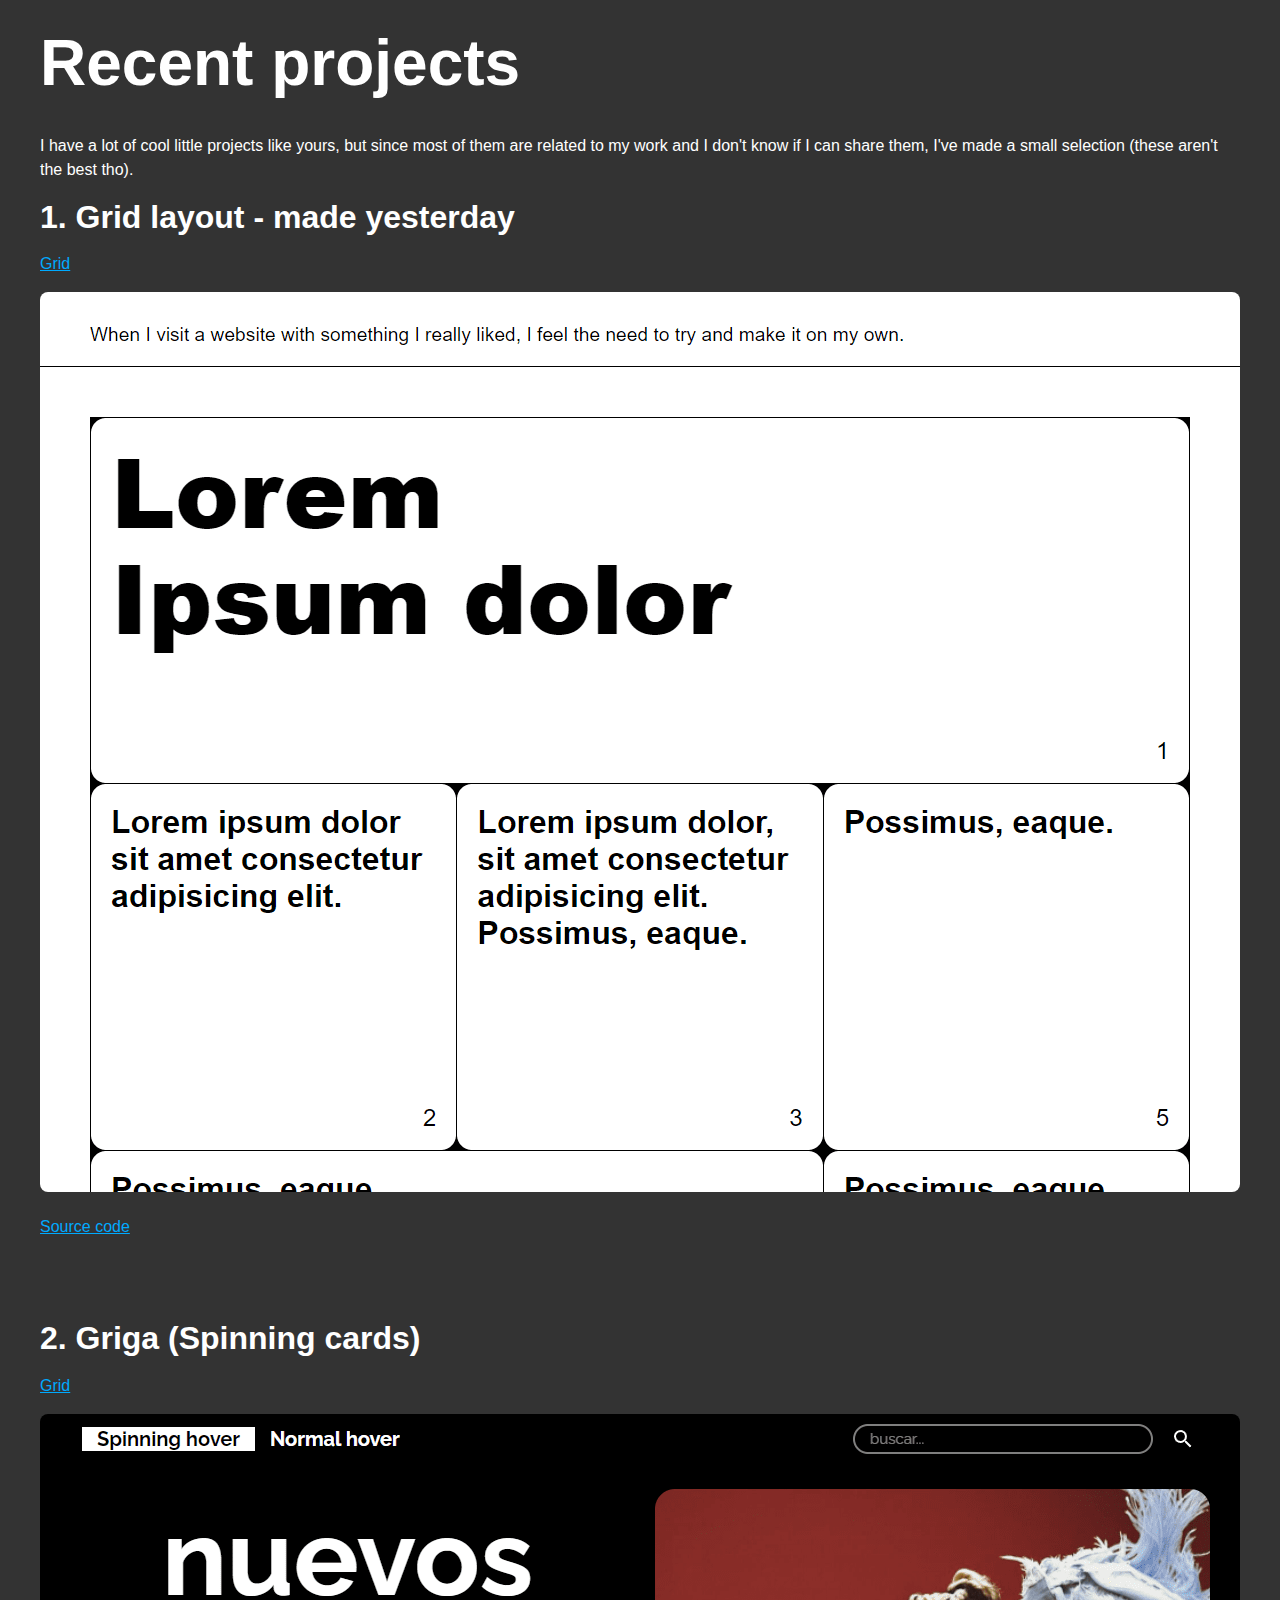
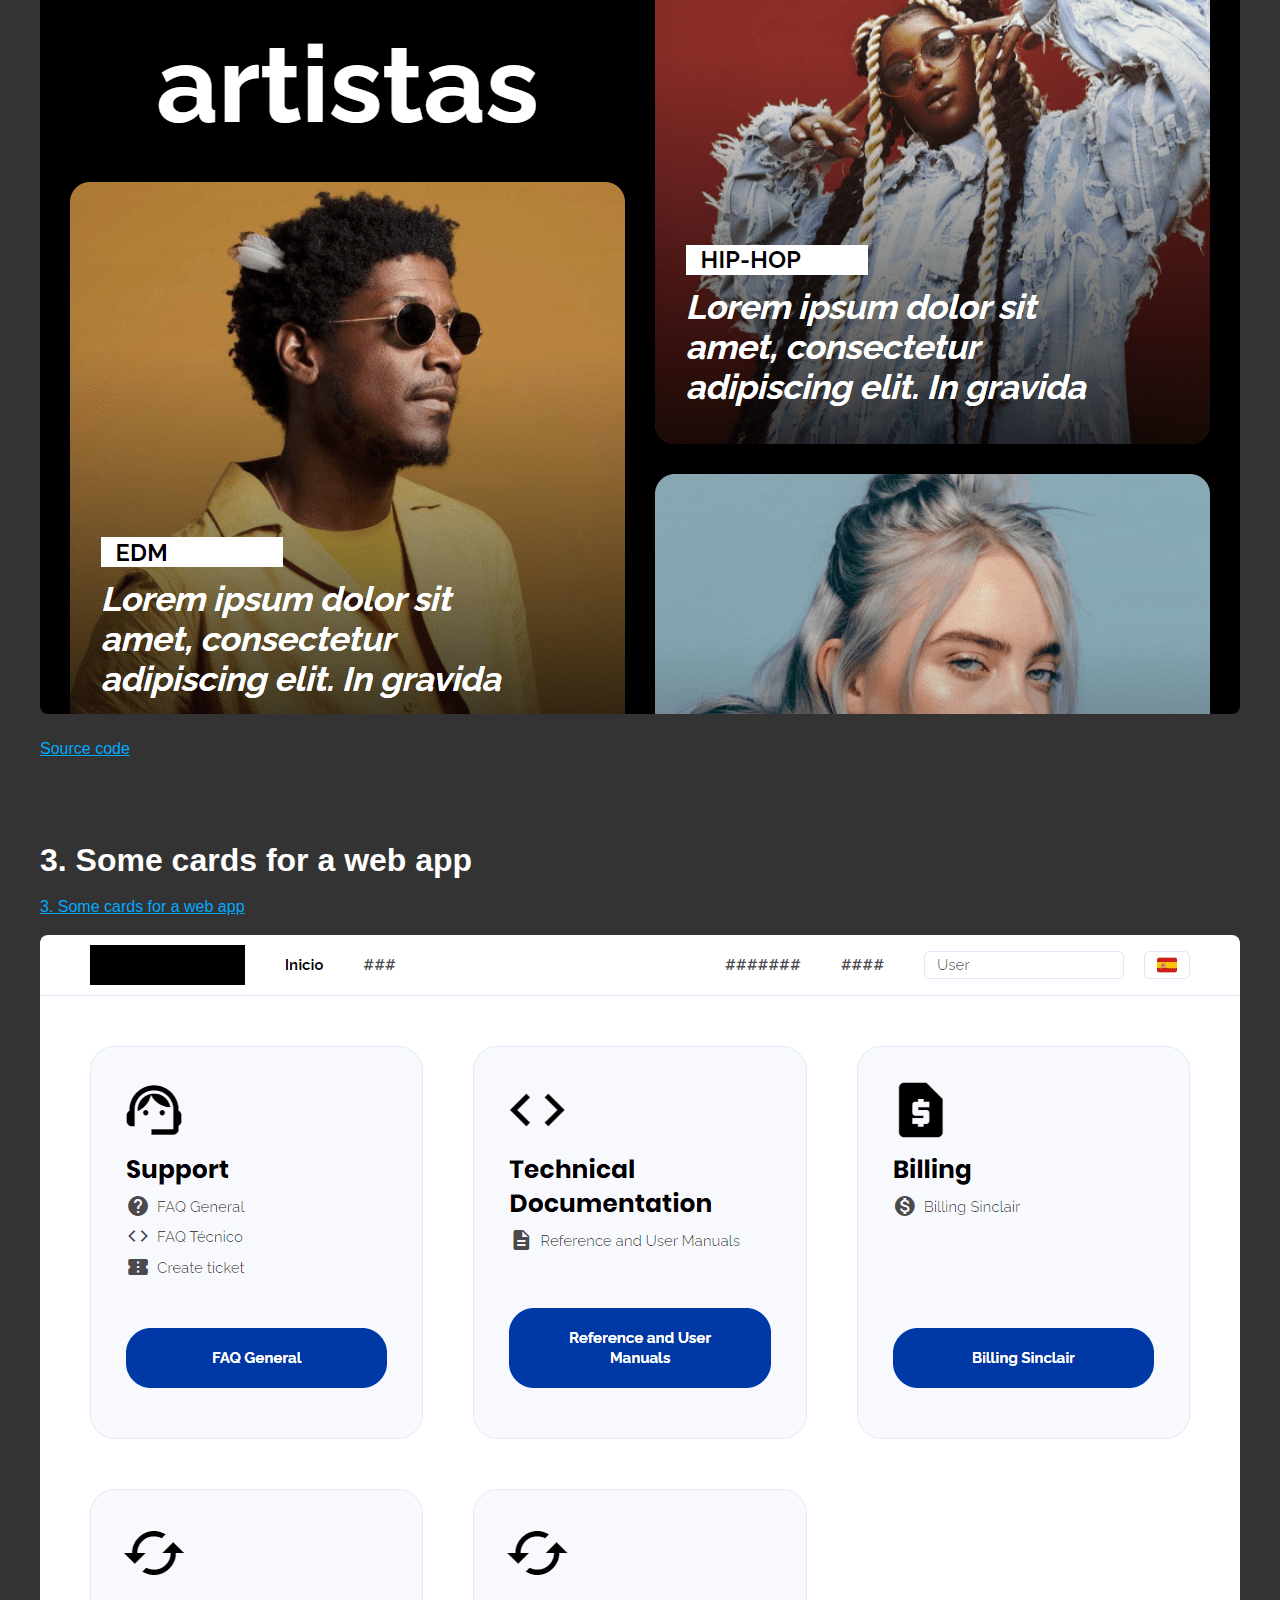
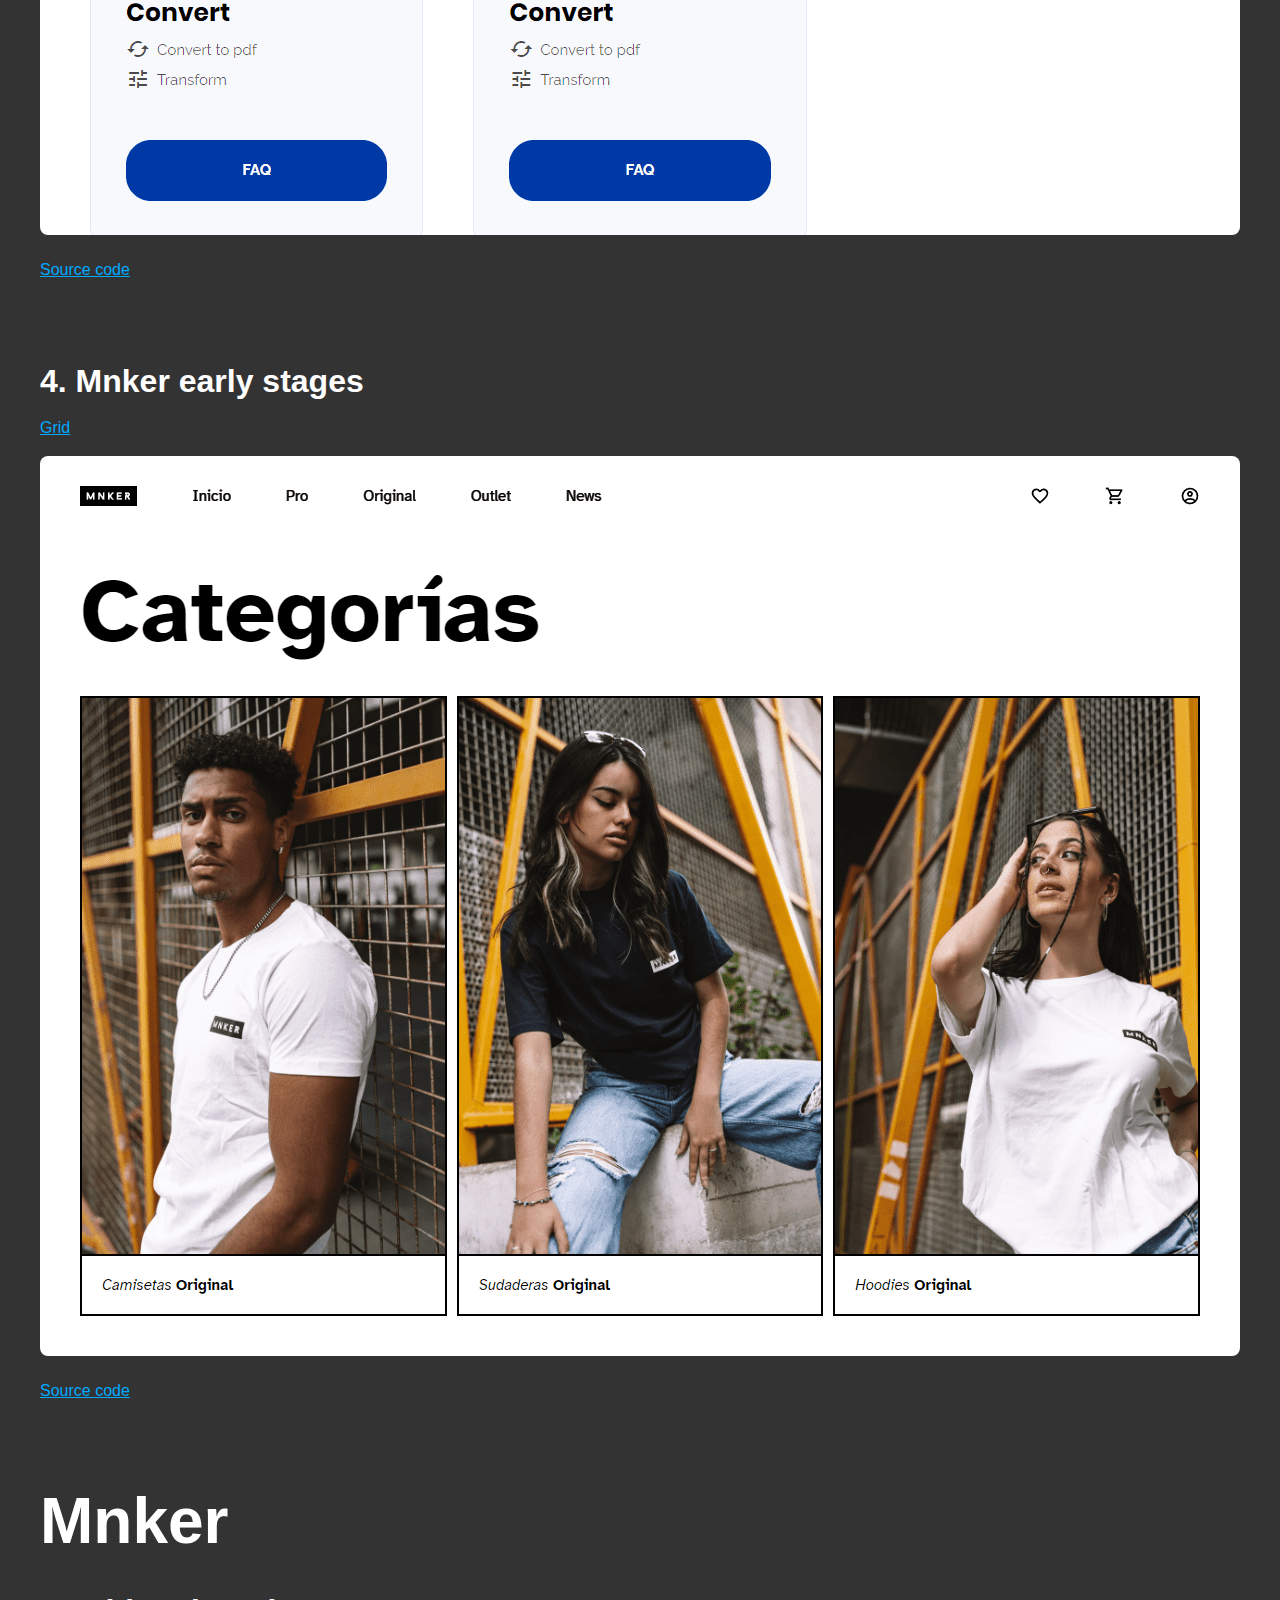
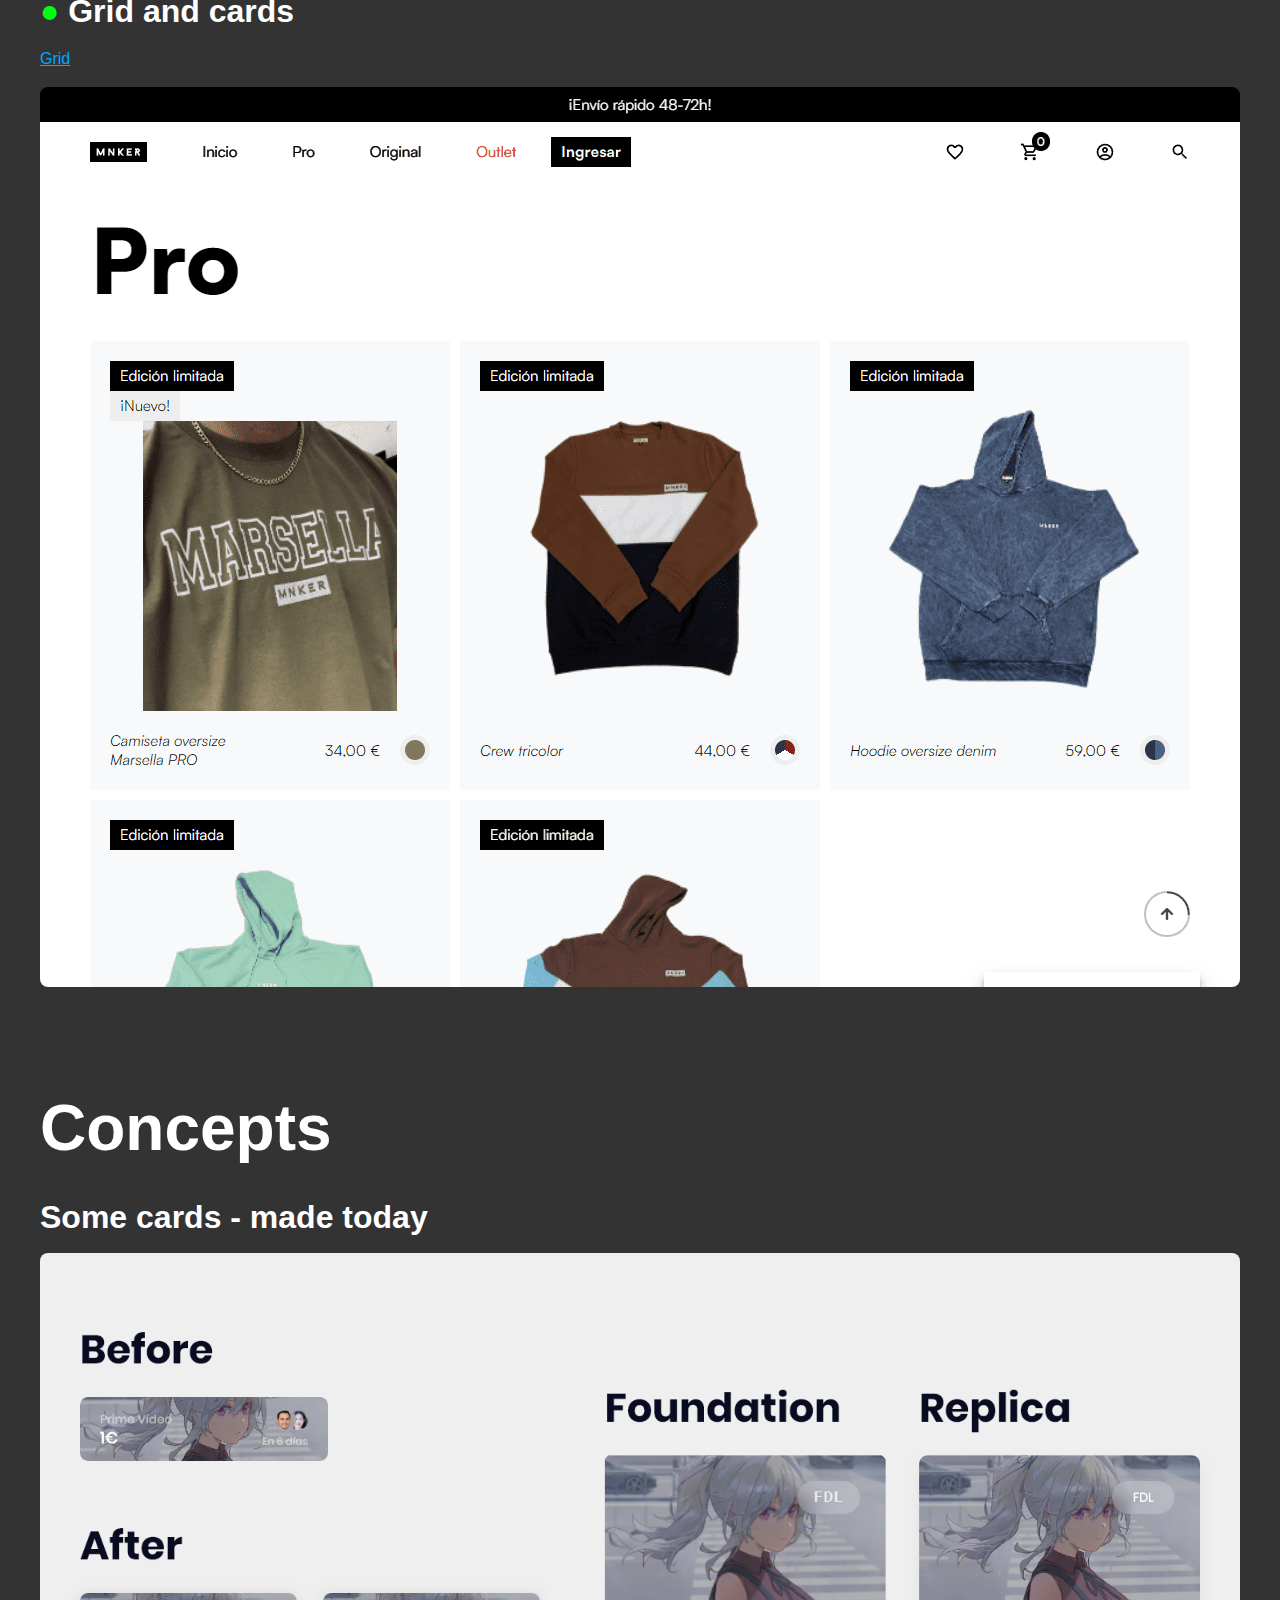
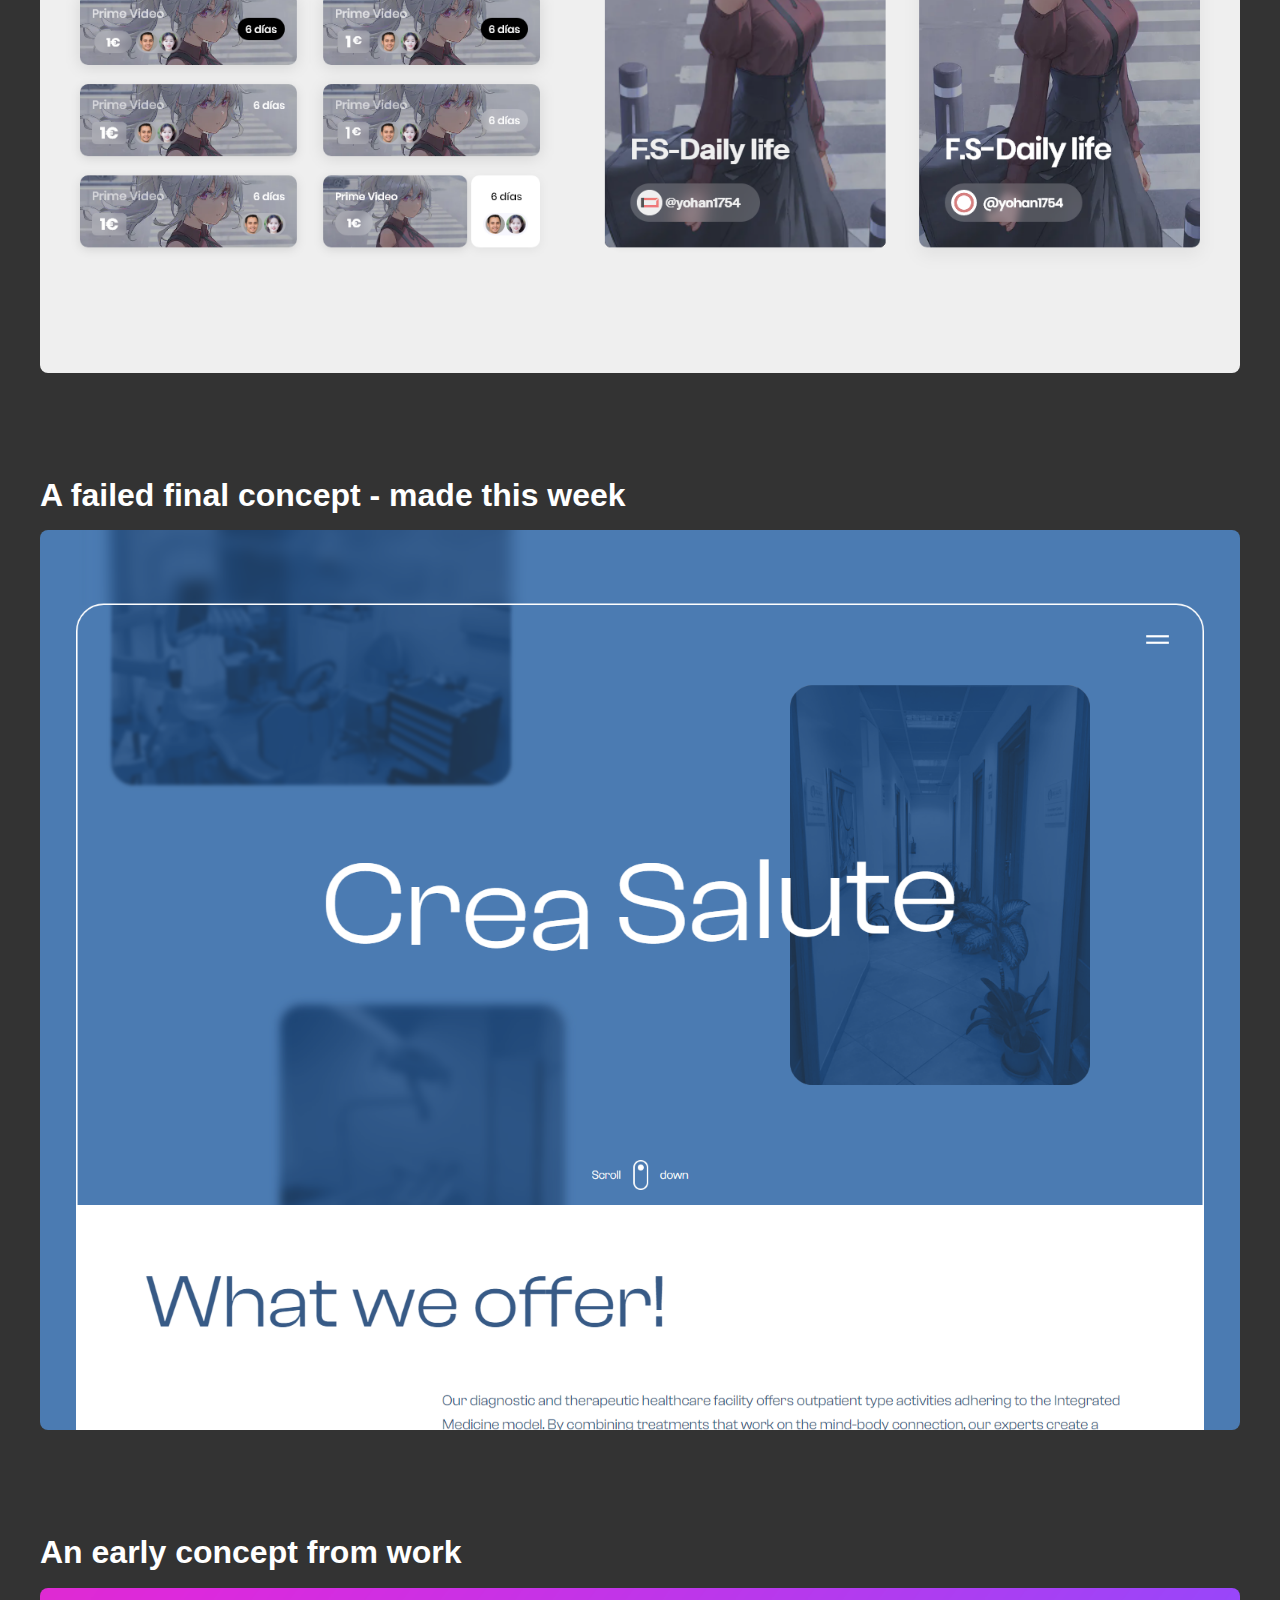
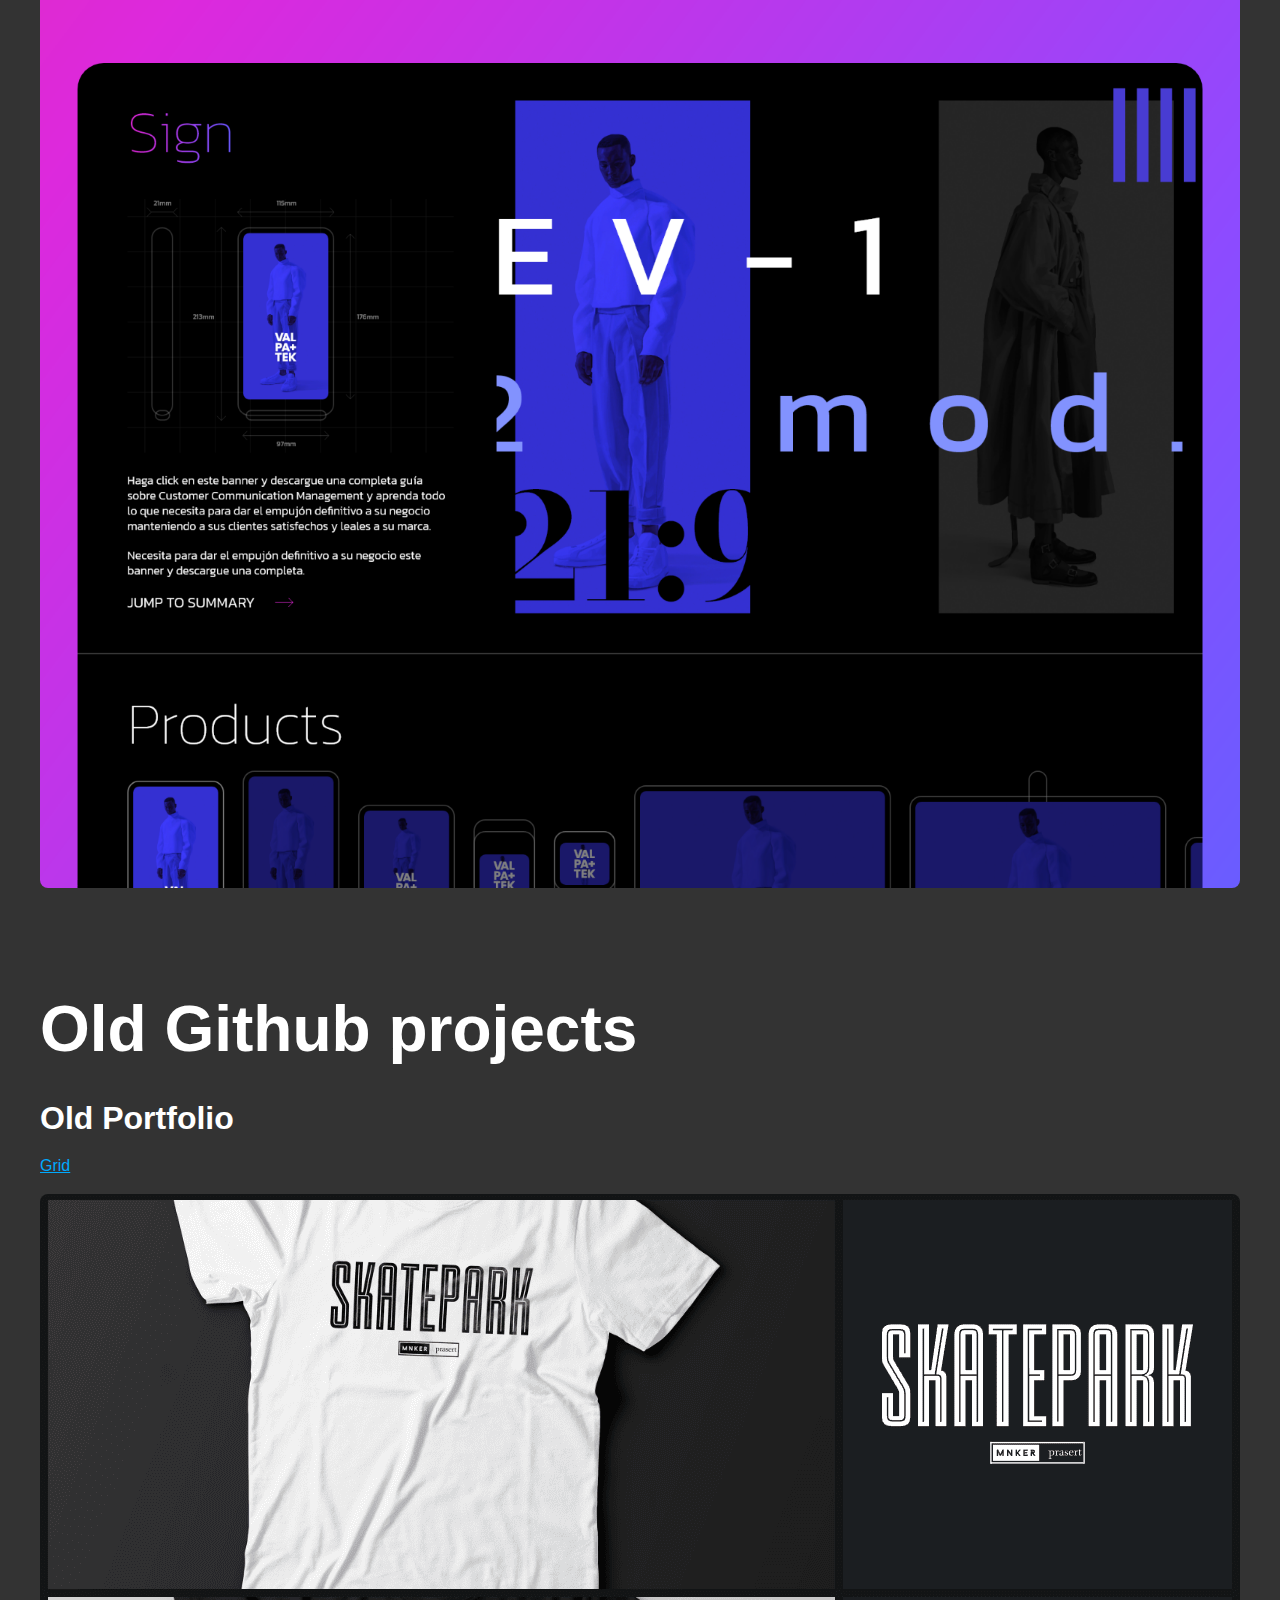
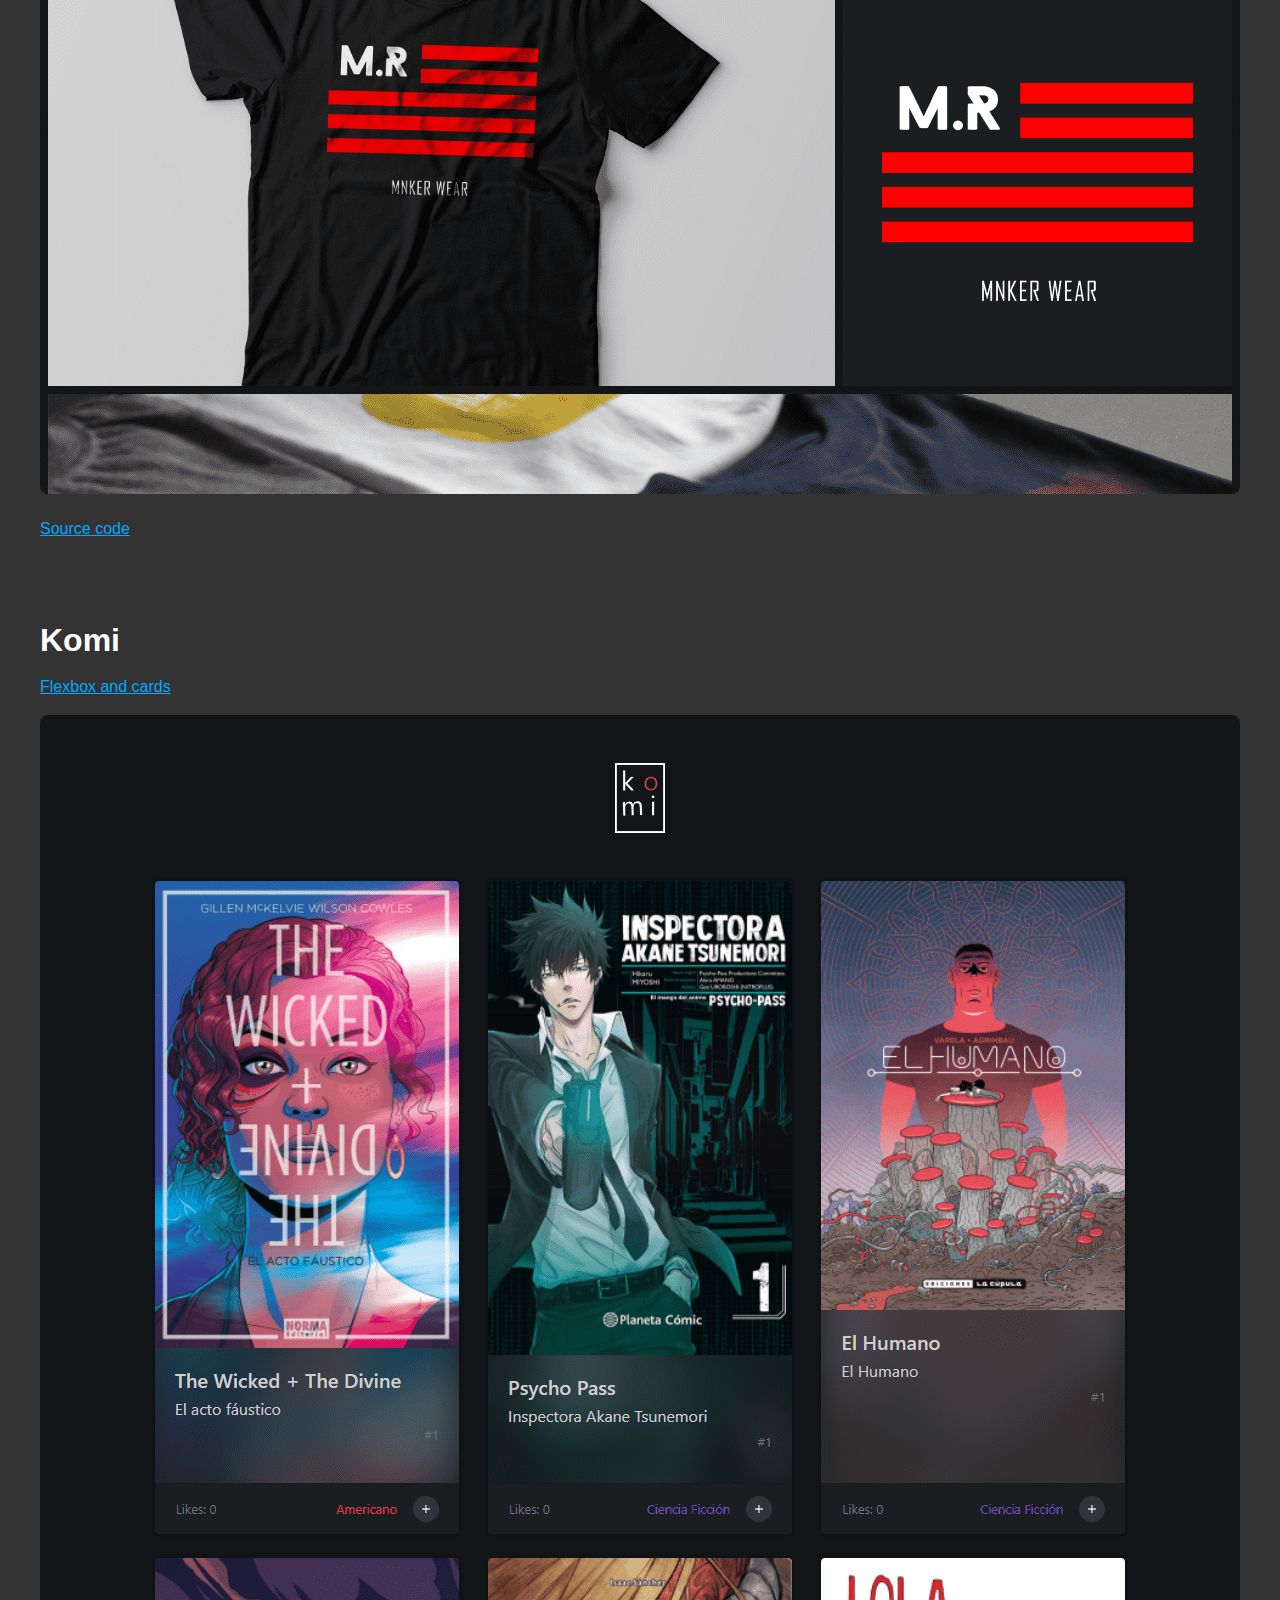
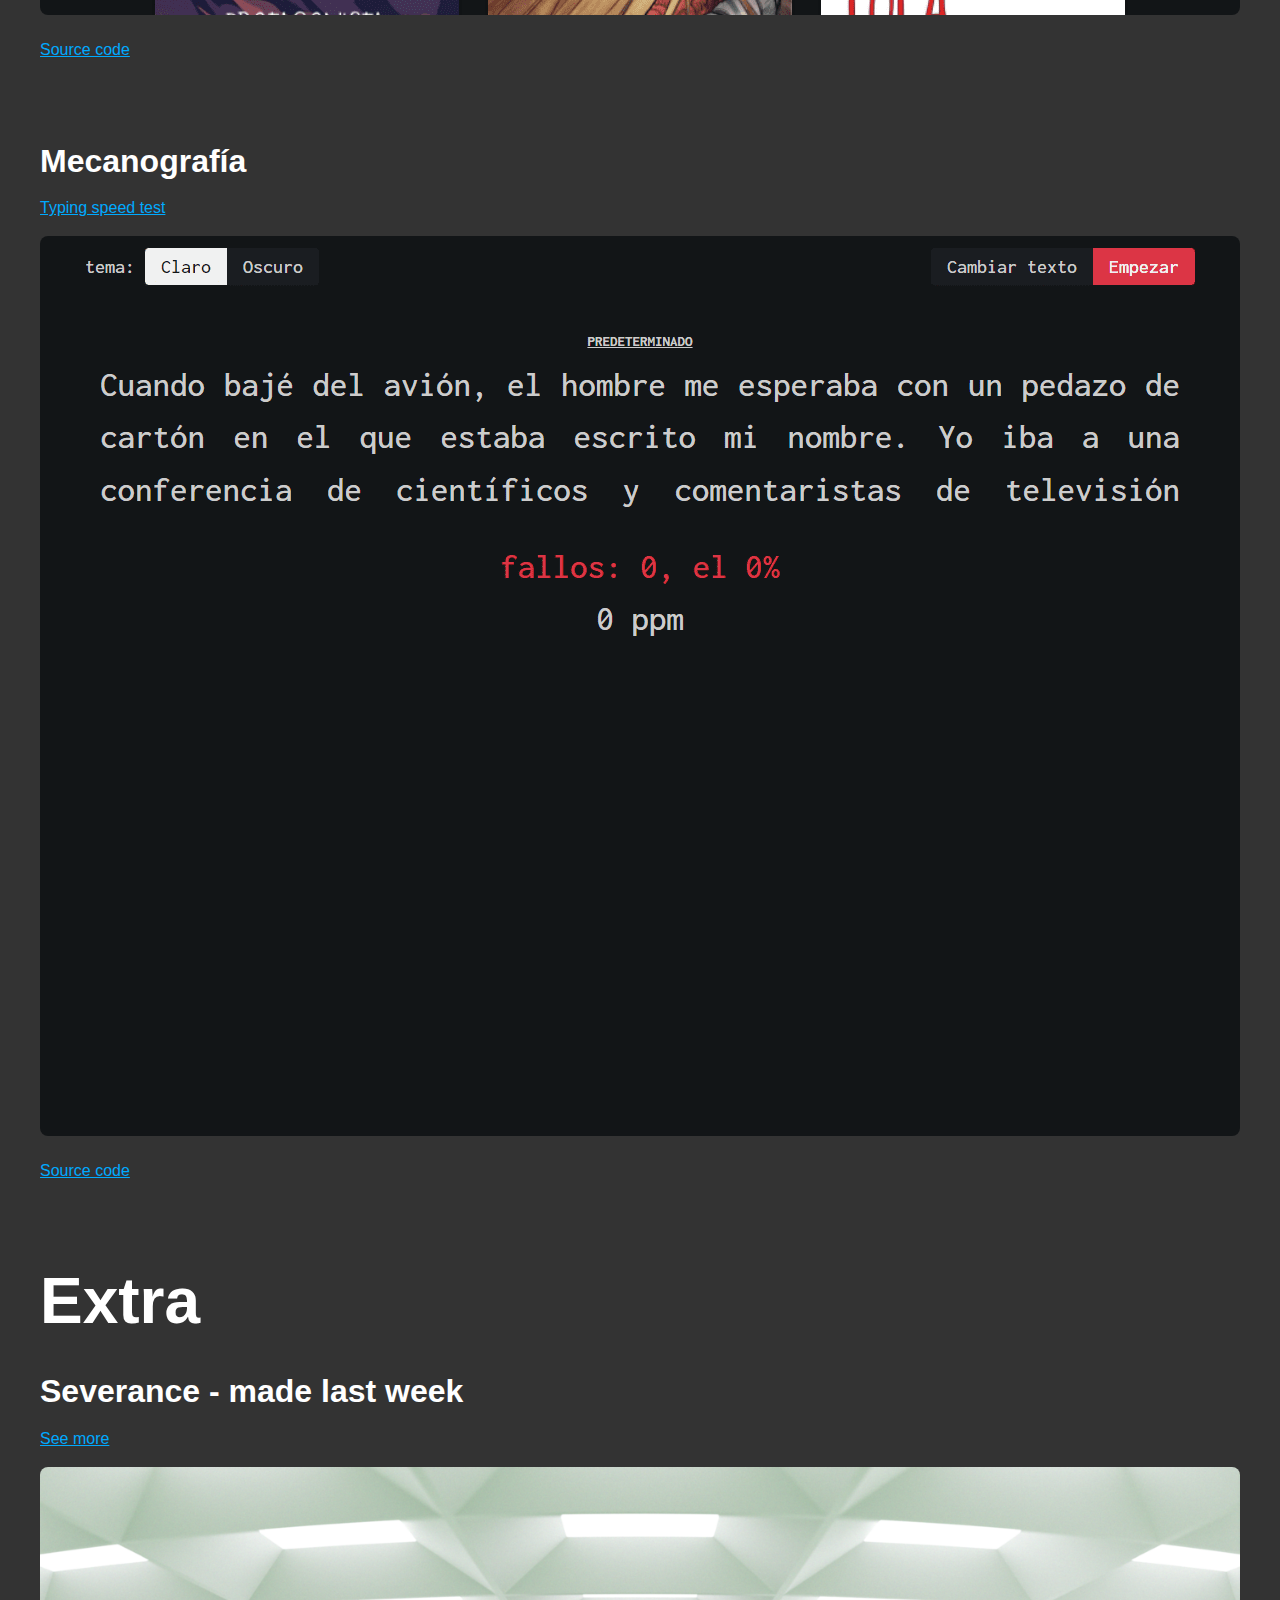
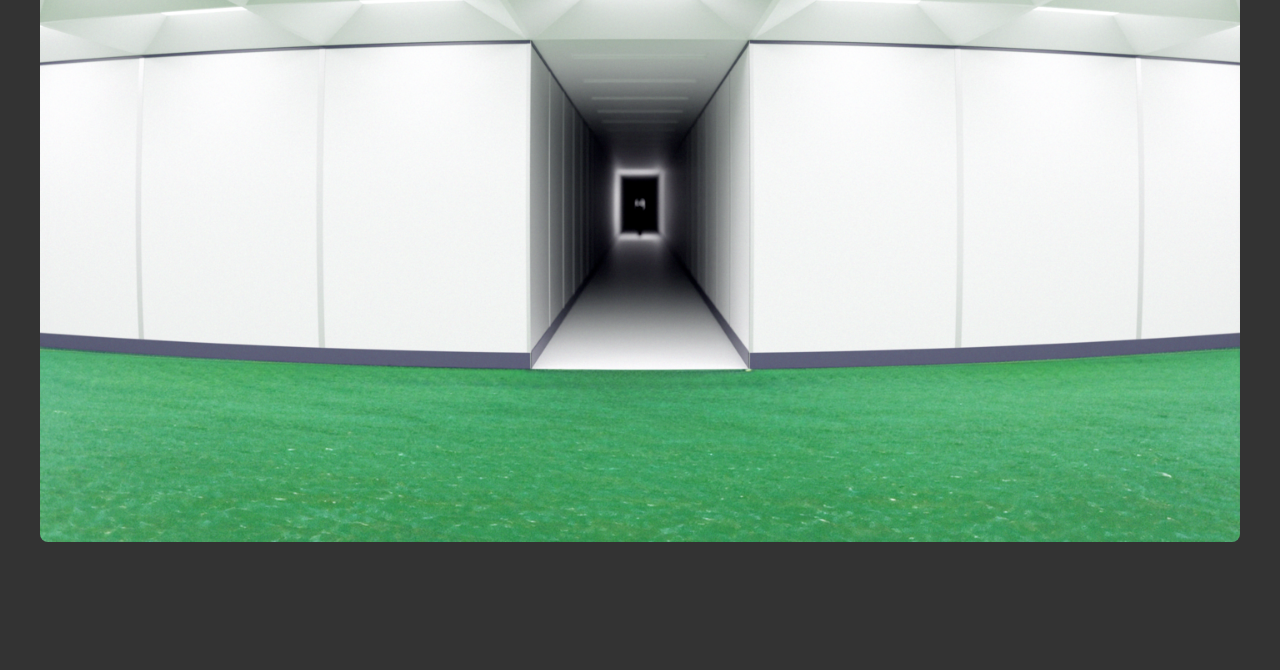
<file: index.html>
<!DOCTYPE html>
<html lang="en">

<head>
    <meta charset="UTF-8">
    <meta http-equiv="X-UA-Compatible" content="IE=edge">
    <meta name="viewport" content="width=device-width, initial-scale=1.0">
    <title>Old Github projects</title>

    <link rel="stylesheet" href="style.css">
</head>

<body>

    <div class="container">

        <h2>Recent projects</h2>
        <p>I have a lot of cool little projects like yours, but since most of them are related to my work and I don't know if I can share them, I've made a small selection (these aren't the best tho).</p>

        <div class="block">
            <h3>1. Grid layout - made yesterday</h3>
            <a href="1. Grid layout - made yesterday" target="_blank">
                <p>Grid</p>
                <img loading="lazy" src="img/sergio9929.github.io_some-small-projects_1.20Grid20layout20-20made20yesterday_(Wordpress).png" alt="">
            </a>
            <p><a href="https://github.com/sergio9929/some-small-projects/tree/main/1.%20Grid%20layout%20-%20made%20yesterday" target="_blank">Source code</a></p>
        </div>

        <div class="block">
            <h3>2. Griga (Spinning cards)</h3>
            <a href="2. Griga" target="_blank">
                <p>Grid</p>
                <img loading="lazy" src="img/sergio9929.github.io_some-small-projects_2.20Griga_(Wordpress).png" alt="">
            </a>
            <p><a href="https://github.com/sergio9929/some-small-projects/tree/main/2.%20Griga" target="_blank">Source code</a></p>
        </div>

        <div class="block">
            <h3>3. Some cards for a web app</h3>
            <a href="3. Some cards for a web app" target="_blank">
                <p>3. Some cards for a web app</p>
                <img loading="lazy" src="img/sergio9929.github.io_some-small-projects_3.20Some20cards20for20a20web20app_(Wordpress).png" alt="">
            </a>
            <p><a href="https://github.com/sergio9929/some-small-projects/tree/main/3.%20Some%20cards%20for%20a%20web%20app" target="_blank">Source code</a></p>
        </div>

        <div class="block">
            <h3>4. Mnker early stages</h3>
            <a href="4. Mnker early stages" target="_blank">
                <p>Grid</p>
                <img loading="lazy" src="img/sergio9929.github.io_some-small-projects_4.20Mnker20early20stages_(Wordpress).png" alt="">
            </a>
            <p><a href="https://github.com/sergio9929/some-small-projects/tree/main/4.%20Mnker%20early%20stages" target="_blank">Source code</a></p>
        </div>
    
        <h2>Mnker</h2>
        <div class="block">
            <h3><span class="live">●</span> Grid and cards</h3>
            <a href="https://www.mnker.com/" target="_blank">
                <p>Grid</p>
                <img loading="lazy" src="img/www.mnker.com_(Wordpress).png" alt="">
            </a>
        </div>
    
        <h2>Concepts</h2>
        <div class="block">
            <h3>Some cards - made today</h3>
            <img loading="lazy" src="img/Some cards - made today.png" alt="">
        </div>
    
        <div class="block">
            <h3>A failed final concept - made this week</h3>
            <img loading="lazy" src="img/A failed final concept - made this week.png" alt="">
        </div>
    
        <div class="block">
            <h3>An early concept from work</h3>
            <img loading="lazy" src="img/An early concept from work.png" alt="">
        </div>
    
        <h2>Old Github projects</h2>
        <div class="block">
            <h3>Old Portfolio</h3>
            <a href="https://sergio9929.github.io/grid/" target="_blank">
                <p>Grid</p>
                <img loading="lazy" src="img/sergio9929.github.io_grid_(Wordpress).png" alt="">
            </a>
            <p><a href="https://github.com/sergio9929/grid/" target="_blank">Source code</a></p>
        </div>
    
        <div class="block">
            <h3>Komi</h3>
            <a href="https://sergio9929.github.io/komi/" target="_blank">
                <p>Flexbox and cards</p>
                <img loading="lazy" src="img/sergio9929.github.io_komi_(Wordpress).png" alt="">
            </a>
            <p><a href="https://github.com/sergio9929/komi/" target="_blank">Source code</a></p>
        </div>
    
        <div class="block">
            <h3>Mecanografía</h3>
            <a href="https://sergio9929.github.io/mecanografia/" target="_blank">
                <p>Typing speed test</p>
                <img loading="lazy" src="img/sergio9929.github.io_mecanografia_(Wordpress).png" alt="">
            </a>
            <p><a href="https://github.com/sergio9929/mecanografia/" target="_blank">Source code</a></p>
        </div>
    
        <h2>Extra</h2>
        <div class="block">
            <h3>Severance - made last week</h3>
            <a href="https://github.com/sergio9929/some-small-projects/tree/main/Severance%20-%20made%20last%20week" target="_blank">
                <p>See more</p>
                <img loading="lazy" src="Severance - made last week/severance3_x.png" alt="">
            </a>
        </div>
    </div>

</body>

</html>
</file>
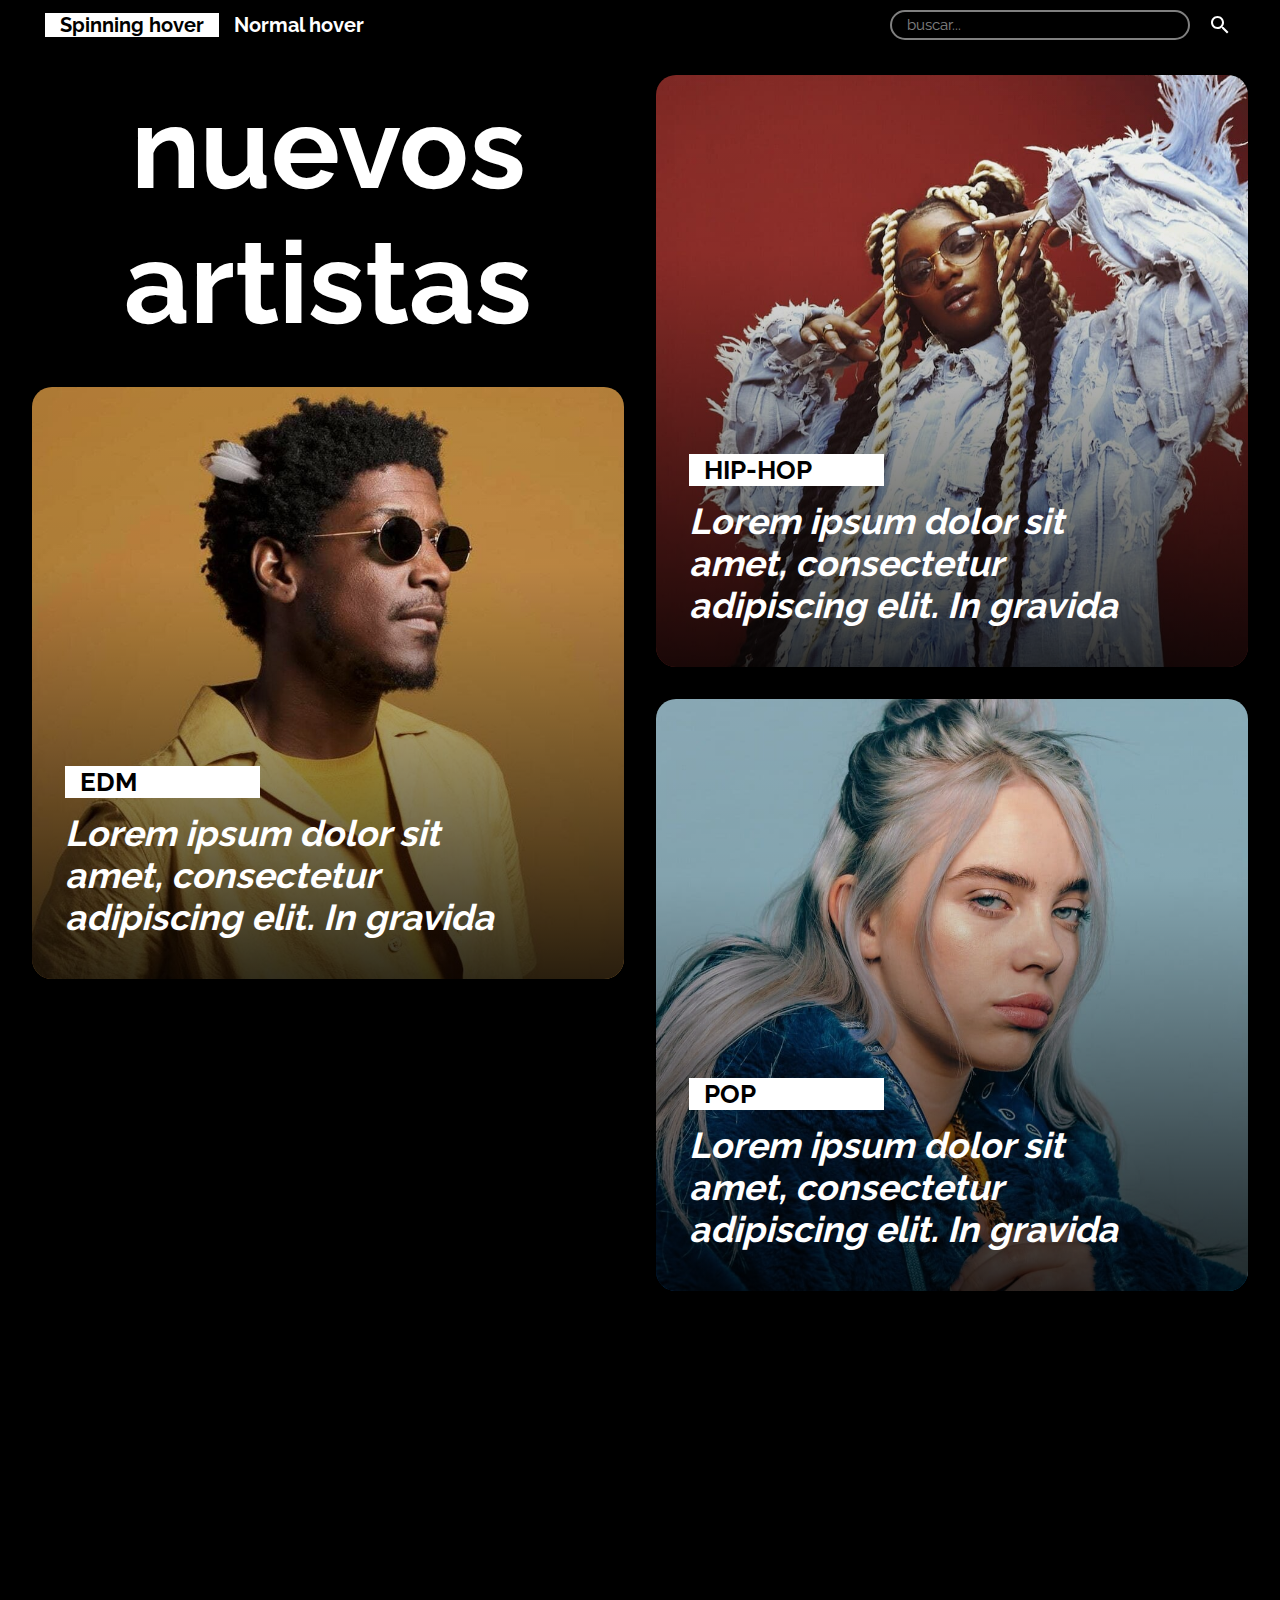
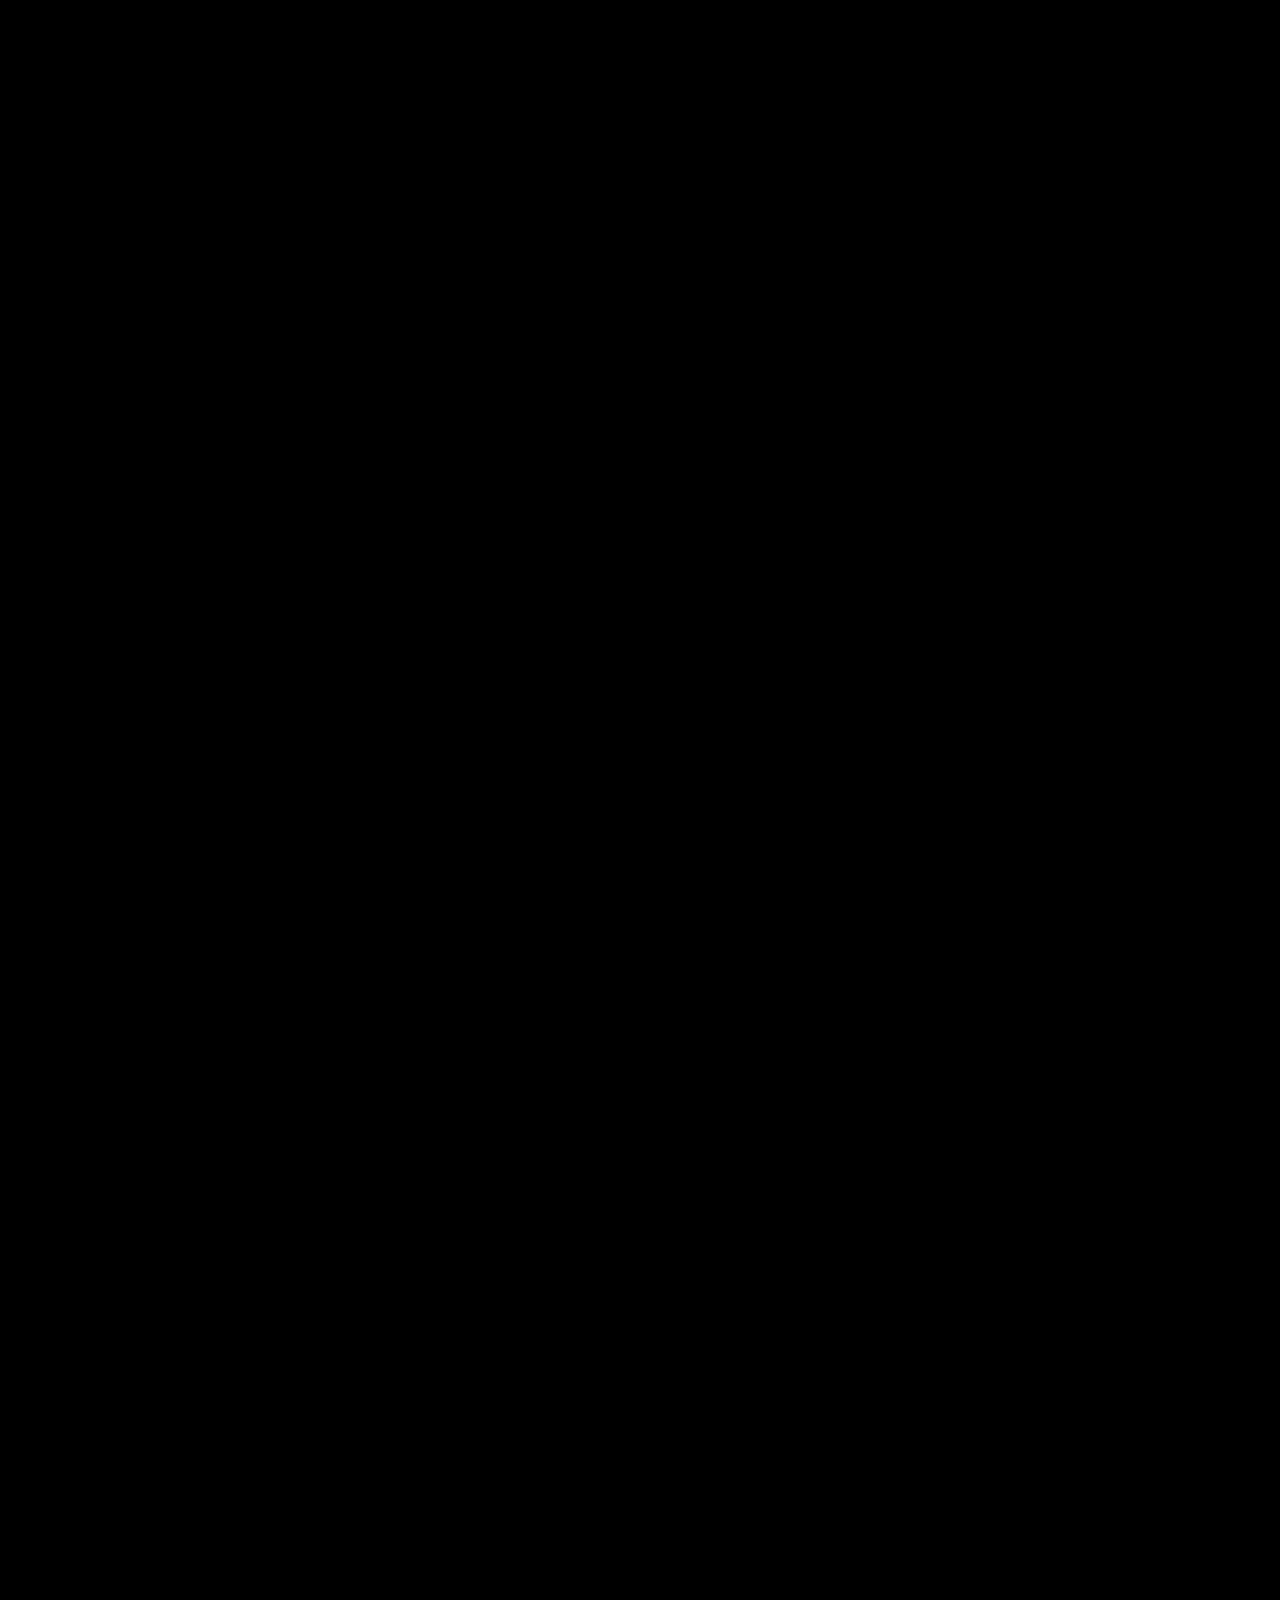
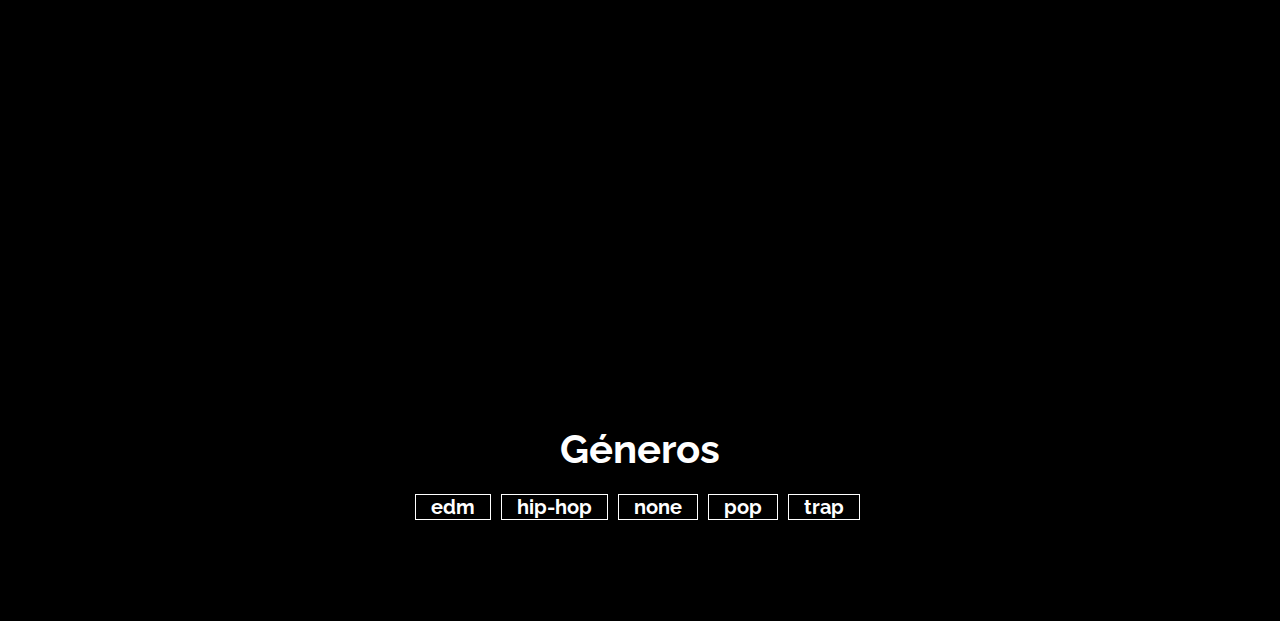
<file: 2. Griga/index.html>
<!DOCTYPE html>
<html lang="en">

<head>
    <meta charset="UTF-8">
    <meta http-equiv="X-UA-Compatible" content="IE=edge">
    <meta name="viewport" content="width=device-width, initial-scale=1.0">
    <title>Griga</title>

    <link rel="stylesheet" id="style-css" href="css/style2.css" type="text/css" media="all">
    <link rel="stylesheet" id="style-media-css" href="css/style-media.css" type="text/css" media="(max-width: 1500px)">
    <link rel="stylesheet" id="footer-css" href="css/footer.css" type="text/css" media="all">
    <script type="text/javascript" src="js/observer.js" id="observer-js"></script>
</head>

<body>
    <nav>
        <div class="container">
            <div class="menu-nav-container">
                <ul id="menu-nav" class="menu">
                    <li id="menu-item-50" class="menu-item current_page_item">
                        <a href="index.html" aria-current="page">Spinning hover</a>
                    </li>
                    <li id="menu-item-120" class="menu-item">
                        <a href="index normal.html">Normal hover</a>
                    </li>
                </ul>
            </div>
            <form role="search" id="searchform" class="searchform" action="">
                <input value="" name="s" id="s" type="text" placeholder="buscar...">
                <button id="searchsubmit" class="boton" value="Search" type="submit">
                    <svg xmlns="http://www.w3.org/2000/svg" height="24px" viewBox="0 0 24 24" width="24px"
                        fill="#000000">
                        <path d="M0 0h24v24H0z" fill="none"></path>
                        <path
                            d="M15.5 14h-.79l-.28-.27C15.41 12.59 16 11.11 16 9.5 16 5.91 13.09 3 9.5 3S3 5.91 3 9.5 5.91 16 9.5 16c1.61 0 3.09-.59 4.23-1.57l.27.28v.79l5 4.99L20.49 19l-4.99-5zm-6 0C7.01 14 5 11.99 5 9.5S7.01 5 9.5 5 14 7.01 14 9.5 11.99 14 9.5 14z">
                        </path>
                    </svg>
                </button>
            </form>
        </div>
    </nav>

    <div class="container">
        <div class="grid" style="padding-bottom: 0;">
            <div class="div">
                <div class="midtitular">
                    <h1>nuevos artistas</h1>
                </div>
            </div>
            <a href="javascript:void(0)" class="div hover">
                <div class="wrap">
                    <div class="genero">hip-hop</div>
                    <p>Lorem ipsum dolor sit amet, consectetur adipiscing elit. In gravida magna ultricies tincidunt
                        euismod. Sed euismod volutpat sodales. Suspendisse id nibh fermentum, auctor lacus non, cursus
                        felis. Cras sit amet commodo dui.</p>
                </div>
                <div class="crop">
                    <div class="gradiente"></div>
                    <img data-src="img/nenny.jpg" alt="" src="img/nenny.jpg">
                </div>
            </a>
            <a href="javascript:void(0)" class="div hover">
                <div class="wrap">
                    <div class="genero">edm</div>
                    <p>Lorem ipsum dolor sit amet, consectetur adipiscing elit. In gravida magna ultricies tincidunt
                        euismod. Sed euismod volutpat sodales. Suspendisse id nibh fermentum, auctor lacus non, cursus
                        felis. Cras sit amet commodo dui.</p>
                </div>
                <div class="crop">
                    <div class="gradiente"></div>
                    <img data-src="img/labrinth.jpg" alt="" src="img/labrinth.jpg">
                </div>
            </a>
            <a href="javascript:void(0)" class="div hover">
                <div class="wrap">
                    <div class="genero">pop</div>
                    <p>Lorem ipsum dolor sit amet, consectetur adipiscing elit. In gravida magna ultricies tincidunt
                        euismod. Sed euismod volutpat sodales. Suspendisse id nibh fermentum, auctor lacus non, cursus
                        felis. Cras sit amet commodo dui.</p>
                </div>
                <div class="crop">
                    <div class="gradiente"></div>
                    <img data-src="img/billieeilish.jpg" alt="" src="img/billieeilish.jpg">
                </div>
            </a>
            <a href="javascript:void(0)" class="div hover">
                <div class="wrap">
                    <div class="genero">hip-hop</div>
                    <p>Lorem ipsum dolor sit amet, consectetur adipiscing elit. In gravida magna ultricies tincidunt
                        euismod. Sed euismod volutpat sodales. Suspendisse id nibh fermentum, auctor lacus non, cursus
                        felis. Cras sit amet commodo dui.</p>
                </div>
                <div class="crop">
                    <div class="gradiente"></div>
                    <img data-src="img/kimberose.jpg" alt="" src="img/kimberose.jpg">
                </div>
            </a>
            <a href="javascript:void(0)" class="div hover" style="opacity: 0; transform: scale(0.5) translateY(100px);">
                <div class="wrap">
                    <div class="genero">pop</div>
                    <p>Lorem ipsum dolor sit amet, consectetur adipiscing elit. In gravida magna ultricies tincidunt
                        euismod. Sed euismod volutpat sodales. Suspendisse id nibh fermentum, auctor lacus non, cursus
                        felis. Cras sit amet commodo dui.</p>
                </div>
                <div class="crop">
                    <div class="gradiente"></div>
                    <img data-src="img/taylor.jpg" alt="">
                </div>
            </a>
            <a href="javascript:void(0)" class="div hover" style="opacity: 0; transform: scale(0.5) translateY(100px);">
                <div class="wrap">
                    <div class="genero">edm</div>
                    <p>Lorem ipsum dolor sit amet, consectetur adipiscing elit. In gravida magna ultricies tincidunt
                        euismod. Sed euismod volutpat sodales. Suspendisse id nibh fermentum, auctor lacus non, cursus
                        felis. Cras sit amet commodo dui.</p>
                </div>
                <div class="crop">
                    <div class="gradiente"></div>
                    <img data-src="img/marshmello.jpg" alt="">
                </div>
            </a>
            <a href="javascript:void(0)" class="div hover" style="opacity: 0; transform: scale(0.5) translateY(100px);">
                <div class="wrap">
                    <div class="genero">edm</div>
                    <p>Lorem ipsum dolor sit amet, consectetur adipiscing elit. In gravida magna ultricies tincidunt
                        euismod. Sed euismod volutpat sodales. Suspendisse id nibh fermentum, auctor lacus non, cursus
                        felis. Cras sit amet commodo dui.</p>
                </div>
                <div class="crop">
                    <div class="gradiente"></div>
                    <img data-src="img/TheWeekend.jpg" alt="">
                </div>
            </a>
            <a href="javascript:void(0)" class="div hover" style="opacity: 0; transform: scale(0.5) translateY(100px);">
                <div class="wrap">
                    <div class="genero">hip-hop</div>
                    <p>Lorem ipsum dolor sit amet, consectetur adipiscing elit. In gravida magna ultricies tincidunt
                        euismod. Sed euismod volutpat sodales. Suspendisse id nibh fermentum, auctor lacus non, cursus
                        felis. Cras sit amet commodo dui.</p>
                </div>
                <div class="crop">
                    <div class="gradiente"></div>
                    <img data-src="img/beyonce.jpg" alt="">
                </div>
            </a>
            <a href="javascript:void(0)" class="div hover" style="opacity: 0; transform: scale(0.5) translateY(100px);">
                <div class="wrap">
                    <div class="genero">none</div>
                    <p>Soy el creador de la web y esto es una página de prueba</p>
                </div>
                <div class="crop">
                    <div class="gradiente"></div>
                    <img data-src="img/untitled1.png" alt="">
                </div>
            </a>
            <a href="javascript:void(0)" class="div hover" style="opacity: 0; transform: scale(0.5) translateY(100px);">
                <div class="wrap">
                    <div class="genero">pop</div>
                    <p>extracto esto es</p>
                </div>
                <div class="crop">
                    <div class="gradiente"></div>
                    <img data-src="img/DuaLipa-scaled.jpg" alt="">
                </div>
            </a>
            <a href="#" class="div half hover" style="opacity: 0; transform: scale(0.5) translateY(100px);">
                <div class="midtitular">
                    <h1>&gt;</h1>
                </div>
            </a>
        </div>

        <div class="content texto footer">
            <h2>Géneros</h2>
            <ul class="categorias">
                <li><a href="javascript:void(0)">edm</a></li>
                <li><a href="javascript:void(0)">hip-hop</a></li>
                <li><a href="javascript:void(0)">none</a></li>
                <li><a href="javascript:void(0)">pop</a></li>
                <li><a href="javascript:void(0)">trap</a></li>
            </ul>
        </div>
    </div>

</body>

</html>
</file>
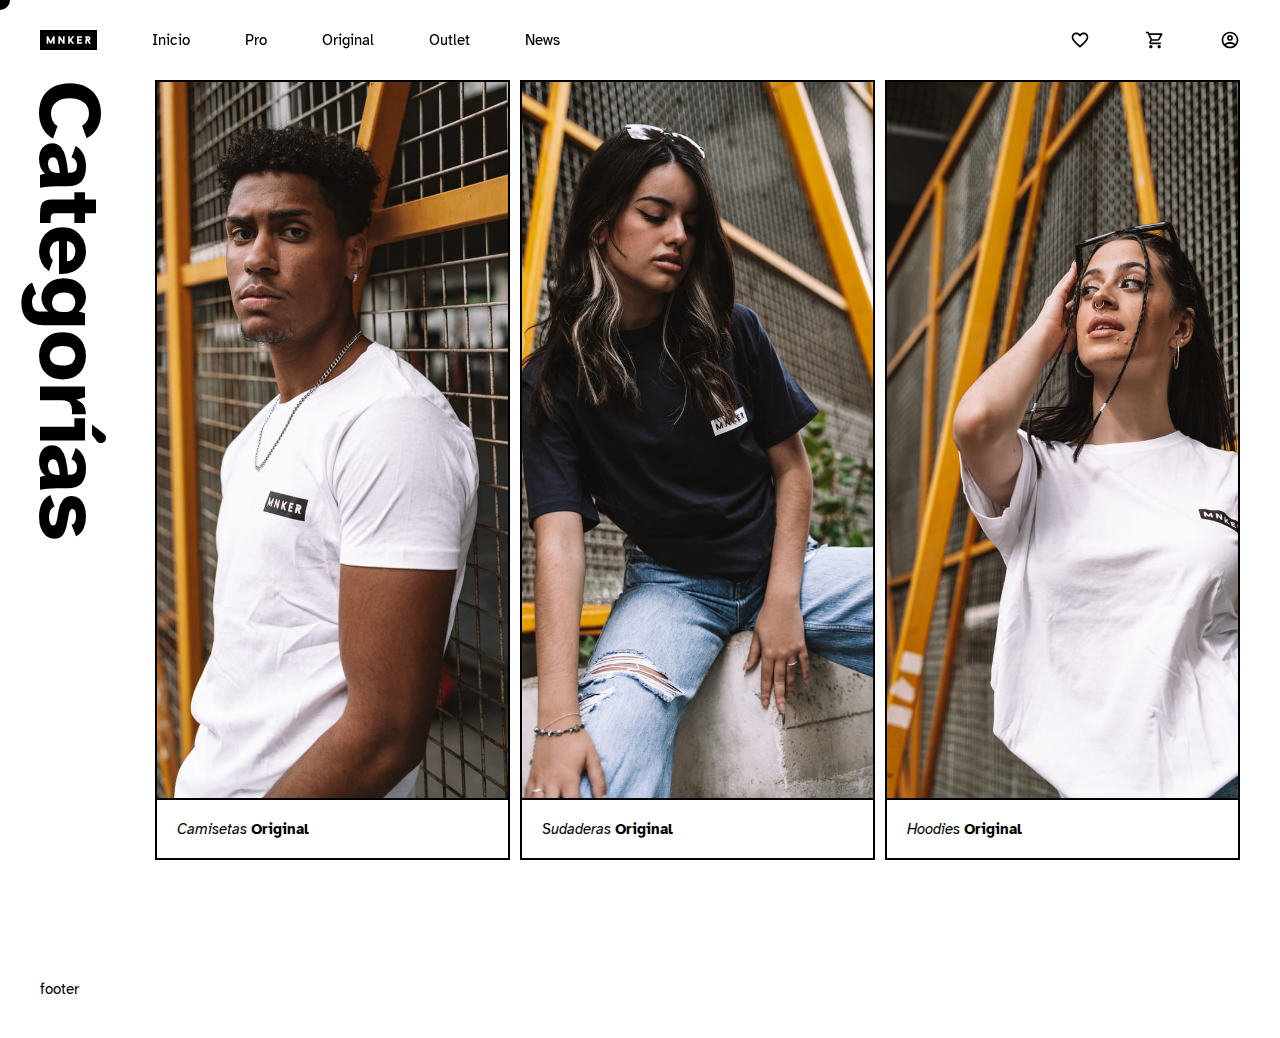
<file: 3. Mnker early stages/index.html>
<!DOCTYPE html>
<html lang="es">

<head>
    <meta charset="UTF-8">
    <meta http-equiv="X-UA-Compatible" content="IE=edge">
    <meta name="viewport" content="width=device-width, initial-scale=1.0">
    <title>Mnker</title>
    <link rel="stylesheet" href="css/style.css">
    <link rel="stylesheet" href="css/cursor.css">
    <link rel="stylesheet" href="css/nav.css">
    <link rel="preconnect" href="https://fonts.googleapis.com">
    <link rel="preconnect" href="https://fonts.gstatic.com" crossorigin>
    <link
        href="https://fonts.googleapis.com/css2?family=Atkinson+Hyperlegible:ital,wght@0,400;0,700;1,400;1,700&display=swap"
        rel="stylesheet">
</head>

<body>
    <div id="cursor">
        <div id="cursor__pointer">
            <div id="cursor__pointer-inside"></div>
        </div>
    </div>

    <nav class="nav">
        <div class="nav__grupo nav__grupo--izquierda">
            <a href="javascript:void(0)" class="nav__link" id="desplegar-nav">
                <?xml version="1.0" encoding="utf-8"?>
                <!-- Generator: Adobe Illustrator 24.0.1, SVG Export Plug-In . SVG Version: 6.00 Build 0)  -->
                <svg class="nav__icono" version="1.1" id="Capa_1" xmlns="http://www.w3.org/2000/svg"
                    xmlns:xlink="http://www.w3.org/1999/xlink" x="0px" y="0px" viewBox="0 0 4881.8 1696.9"
                    style="enable-background:new 0 0 4881.8 1696.9;" xml:space="preserve">
                    <path d="M0,0v1696.9h4881.8V0H0z M1246.9,1160.6h-137V857.1l-139.3,279.4H854.2L704.1,847.3v313.2H567.9V536.8h131.3l213,433.4
                    l202.1-433.4h132.6V1160.6z M2089.6,1160.5h-129.1c0,0-172.5-247.4-264.2-378.2v378.2h-137v-623h130c0,0,175.2,248.3,265.1,377.3
                    V537.6h135.2V1160.5z M2743.3,1160.6l-173.2-214.5c0,0-25.8,30.2-36.5,40.9v173.6h-137V537.7h137v263.4
                    c69.4-86.3,214.2-263.4,214.2-263.4H2916l-256.9,316.8l260.3,306.9L2743.3,1160.6z M3581.9,1160.6h-432.5V537.7h424.5v127.2h-288.3
                    v119.3h245.6v127.3h-245.6v119.2h296.3V1160.6z M4169.9,1160.6l-155.5-246.5h-26.7v246.5h-136.1V784.2h82.8
                    c-11.6-19.5-24.9-37.3-37.4-56.9l-45.4-73V537.7h216.2c0,0,216.2,0,216.2,187.8c0,105-64.1,151.2-122.8,171.7l164,263.4H4169.9z
                     M4147,725.4c0,43.6-33.8,56.1-62.3,57.9l-73-115.7h56.1C4084.7,667.6,4147,667.6,4147,725.4z" />
                </svg>
            </a>
            <div class="nav__links">
                <a href="javascript:void(0)" class="nav__link">Inicio</a>
                <a href="javascript:void(0)" class="nav__link">Pro</a>
                <a href="javascript:void(0)" class="nav__link">Original</a>
                <a href="javascript:void(0)" class="nav__link">Outlet</a>
                <a href="javascript:void(0)" class="nav__link">News</a>
            </div>
        </div>
        <div class="nav__grupo nav__grupo--derecha">
            <a href="javascript:void(0)" class="nav__link"><svg class="nav__icono" xmlns="http://www.w3.org/2000/svg"
                    height="24" viewBox="0 0 24 24" width="24">
                    <path d="M0 0h24v24H0z" fill="none" />
                    <path
                        d="M16.5 3c-1.74 0-3.41.81-4.5 2.09C10.91 3.81 9.24 3 7.5 3 4.42 3 2 5.42 2 8.5c0 3.78 3.4 6.86 8.55 11.54L12 21.35l1.45-1.32C18.6 15.36 22 12.28 22 8.5 22 5.42 19.58 3 16.5 3zm-4.4 15.55l-.1.1-.1-.1C7.14 14.24 4 11.39 4 8.5 4 6.5 5.5 5 7.5 5c1.54 0 3.04.99 3.57 2.36h1.87C13.46 5.99 14.96 5 16.5 5c2 0 3.5 1.5 3.5 3.5 0 2.89-3.14 5.74-7.9 10.05z" />
                </svg></a>
            <a href="javascript:void(0)" class="nav__link"><svg class="nav__icono" xmlns="http://www.w3.org/2000/svg"
                    height="24" viewBox="0 0 24 24" width="24">
                    <path d="M0 0h24v24H0V0z" fill="none" />
                    <path
                        d="M15.55 13c.75 0 1.41-.41 1.75-1.03l3.58-6.49c.37-.66-.11-1.48-.87-1.48H5.21l-.94-2H1v2h2l3.6 7.59-1.35 2.44C4.52 15.37 5.48 17 7 17h12v-2H7l1.1-2h7.45zM6.16 6h12.15l-2.76 5H8.53L6.16 6zM7 18c-1.1 0-1.99.9-1.99 2S5.9 22 7 22s2-.9 2-2-.9-2-2-2zm10 0c-1.1 0-1.99.9-1.99 2s.89 2 1.99 2 2-.9 2-2-.9-2-2-2z" />
                </svg></a>
            <a href="javascript:void(0)" class="nav__link"><svg class="nav__icono" xmlns="http://www.w3.org/2000/svg"
                    height="24px" viewBox="0 0 24 24" width="24px" fill="#000000">
                    <path d="M0 0h24v24H0V0z" fill="none" />
                    <path
                        d="M12 2C6.48 2 2 6.48 2 12s4.48 10 10 10 10-4.48 10-10S17.52 2 12 2zM7.07 18.28c.43-.9 3.05-1.78 4.93-1.78s4.51.88 4.93 1.78C15.57 19.36 13.86 20 12 20s-3.57-.64-4.93-1.72zm11.29-1.45c-1.43-1.74-4.9-2.33-6.36-2.33s-4.93.59-6.36 2.33C4.62 15.49 4 13.82 4 12c0-4.41 3.59-8 8-8s8 3.59 8 8c0 1.82-.62 3.49-1.64 4.83zM12 6c-1.94 0-3.5 1.56-3.5 3.5S10.06 13 12 13s3.5-1.56 3.5-3.5S13.94 6 12 6zm0 5c-.83 0-1.5-.67-1.5-1.5S11.17 8 12 8s1.5.67 1.5 1.5S12.83 11 12 11z" />
                </svg></a>
        </div>
    </nav>
    <div class="contenedor">
        <div class="pantalla">
            <h1 class="pantalla__titulo">Categorías</h1>
            <div class="pantalla__contenido">
                <a href="javascript:void(0)" class="tarjeta">
                    <img src="img/DSC06243.jpg" alt="" class="tarjeta__imagen">
                    <div class="tarjeta__pie">
                        <p class="tarjeta__texto">Camisetas <span style="font-style: normal; font-weight: bold">Original</span></p>
                    </div>
                </a>
                <a href="javascript:void(0)" class="tarjeta">
                    <img src="img/DSC06184.jpg" alt="" class="tarjeta__imagen">
                    <div class="tarjeta__pie">
                        <p class="tarjeta__texto">Sudaderas <span style="font-style: normal; font-weight: bold">Original</span></p>
                    </div>
                </a>
                <a href="javascript:void(0)" class="tarjeta">
                    <img src="img/DSC05932.jpg" class="tarjeta__imagen">
                    <div class="tarjeta__pie">
                        <p class="tarjeta__texto">Hoodies <span style="font-style: normal; font-weight: bold">Original</span></p>
                    </div>
                </a>
            </div>
        </div>
    </div>

    <footer>
        footer
    </footer>

    <script src="js/cursor.js"></script>
    <script src="js/nav.js"></script>
    <script src="js/anime.min.js"></script>
</body>

</html>
</file>
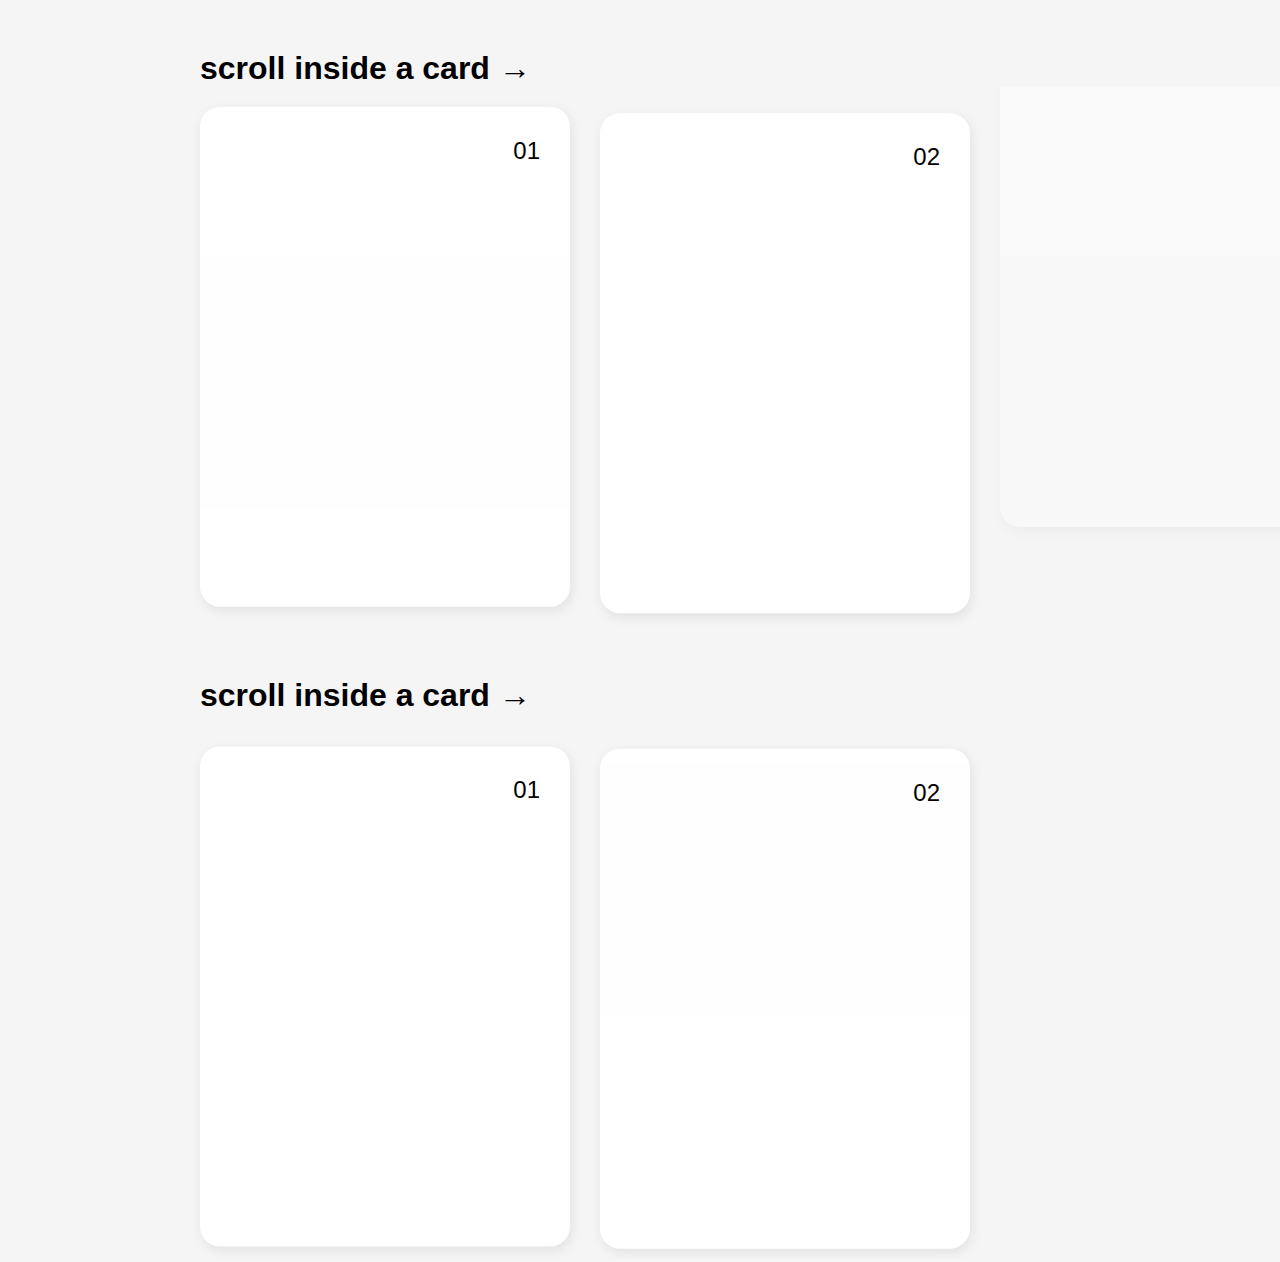
<file: 8. scroll-snap cards.html>
<!DOCTYPE html>
<html lang="es">

<head>
    <meta charset="UTF-8">
    <meta http-equiv="X-UA-Compatible" content="IE=edge">
    <meta name="viewport" content="width=device-width, initial-scale=1.0">
    <title>Scroll snap</title>
    <style>
        * {
            margin: 0;
            padding: 0;
            box-sizing: border-box;
        }

        :root {
            --gap: 30px;
            --margin: 200px;
        }

        body {
            background-color: #f5f5f5;
            font-family: sans-serif;
        }

        h1 {
            margin-top: 50px;
            margin-left: var(--margin);
        }

        .slider {
            scroll-snap-type: x mandatory;
            overflow-x: auto;
            -ms-overflow-style: none;
            scrollbar-width: none;
            /* scroll-behavior: smooth; */
        }

        .slider::-webkit-scrollbar {
            display: none;
        }

        .slider-content {
            display: flex;
            padding-block: 20px;
            width: max-content;
            padding-right: 100vw;
        }

        .slider .card-container {
            scroll-snap-align: start;
            scroll-snap-stop: always;
            width: 400px;
            height: 500px;
            padding-right: var(--gap);
            pointer-events: none;
        }
        .slider .card-container .animation{
            width: 100%;
            height: 100%;
        }

        .slider .card-container .card {
            background-color: white;
            width: 100%;
            height: 100%;
            border-radius: 20px;
            box-shadow: 2px 4px 12px rgb(0 0 0 / 8%);
            transition: box-shadow, transform;
            transition-duration: .25s;
            padding: var(--gap);
            font-size: x-large;
            text-align: right;
            overflow: hidden;
            position: relative;
            left: var(--margin);
            pointer-events: auto;
        }

        .slider .card-container .card:hover,
        .slider .card-container .card:focus {
            box-shadow: 2px 4px 12px rgb(0 0 0 / 16%), 0px 0px 0px 5px blue;
            transform: scale(1.02);
            outline: none;

        }
    </style>
</head>

<body>
    <h1>scroll inside a card →</h1>
    <div class="slider">
        <div class="slider-content">
            <div class="card-container">
                <div class="animation">
                    <div class="card">01</div>
                </div>
            </div>
            <div class="card-container">
                <div class="animation">
                    <div class="card">02</div>
                </div>
            </div>
            <div class="card-container">
                <div class="animation">
                    <div class="card">03</div>
                </div>
            </div>
            <div class="card-container">
                <div class="animation">
                    <div class="card">04</div>
                </div>
            </div>
            <div class="card-container">
                <div class="animation">
                    <div class="card">05</div>
                </div>
            </div>
            <div class="card-container">
                <div class="animation">
                    <div class="card">06</div>
                </div>
            </div>
            <div class="card-container">
                <div class="animation">
                    <div class="card">07</div>
                </div>
            </div>
            <div class="card-container">
                <div class="animation">
                    <div class="card">08</div>
                </div>
            </div>
            <div class="card-container">
                <div class="animation">
                    <div class="card">09</div>
                </div>
            </div>
            <div class="card-container">
                <div class="animation">
                    <div class="card">10</div>
                </div>
            </div>
            <div class="card-container">
                <div class="animation">
                    <div class="card">11</div>
                </div>
            </div>
            <div class="card-container">
                <div class="animation">
                    <div class="card">12</div>
                </div>
            </div>
            <div class="card-container">
                <div class="animation">
                    <div class="card">13</div>
                </div>
            </div>
            <div class="card-container">
                <div class="animation">
                    <div class="card">14</div>
                </div>
            </div>
            <div class="card-container">
                <div class="animation">
                    <div class="card">15</div>
                </div>
            </div>
            <div class="card-container">
                <div class="animation">
                    <div class="card">16</div>
                </div>
            </div>
            <div class="card-container">
                <div class="animation">
                    <div class="card">17</div>
                </div>
            </div>
            <div class="card-container">
                <div class="animation">
                    <div class="card">18</div>
                </div>
            </div>
            <div class="card-container">
                <div class="animation">
                    <div class="card">19</div>
                </div>
            </div>
            <div class="card-container">
                <div class="animation">
                    <div class="card">20</div>
                </div>
            </div>
        </div>
    </div>

    <h1>scroll inside a card →</h1>
    <div class="slider">
        <div class="slider-content">
            <div class="card-container">
                <div class="animation">
                    <div class="card">01</div>
                </div>
            </div>
            <div class="card-container">
                <div class="animation">
                    <div class="card">02</div>
                </div>
            </div>
            <div class="card-container">
                <div class="animation">
                    <div class="card">03</div>
                </div>
            </div>
            <div class="card-container">
                <div class="animation">
                    <div class="card">04</div>
                </div>
            </div>
            <div class="card-container">
                <div class="animation">
                    <div class="card">05</div>
                </div>
            </div>
            <div class="card-container">
                <div class="animation">
                    <div class="card">06</div>
                </div>
            </div>
            <div class="card-container">
                <div class="animation">
                    <div class="card">07</div>
                </div>
            </div>
            <div class="card-container">
                <div class="animation">
                    <div class="card">08</div>
                </div>
            </div>
            <div class="card-container">
                <div class="animation">
                    <div class="card">09</div>
                </div>
            </div>
            <div class="card-container">
                <div class="animation">
                    <div class="card">10</div>
                </div>
            </div>
        </div>
    </div>

    <script src="anime.min.js"></script>
    <script>
        const throttle = (fn, delay) => {
            console.log("throttling", fn, delay)
            let time = 0;
            return (...args) => {
                const now = new Date().getTime();
                if (now - time < delay) {
                    return;
                }
                time = now;
                return fn(...args)
            }
        }

        let hola = throttle((e, element) => {
            element.scrollBy({ left: Math.sign(e.deltaY) * 402, behavior: "smooth" });
            console.log(element.scrollLeft)
        }, 500)

        let delay = 200;
        anime({
            targets: ".slider",
            translateY: [-80, 0],
            duration: 1000,
            easing: 'spring(1,80,10,0)',
            delay: anime.stagger(delay),
        });
        document.querySelectorAll(".slider").forEach((element, index) => {
            console.log(Array.from(element.children[0].children))
            anime({
                targets: element.querySelectorAll(".animation"),
                translateY: [-80, 0],
                opacity: [0, 1],
                duration: 1000,
                easing: 'spring(1,80,10,0)',
                delay: (el, i, l) => {
                    return i * anime.random(1, 500) + index * delay;
                },
                // delay: anime.stagger(300, {start: index*delay, easing: 'easeOutQuad'})
            });
            element.addEventListener("wheel", (e) => {
                e.preventDefault();
                hola(e, element)
            })
        });
    </script>
</body>

</html>
</file>
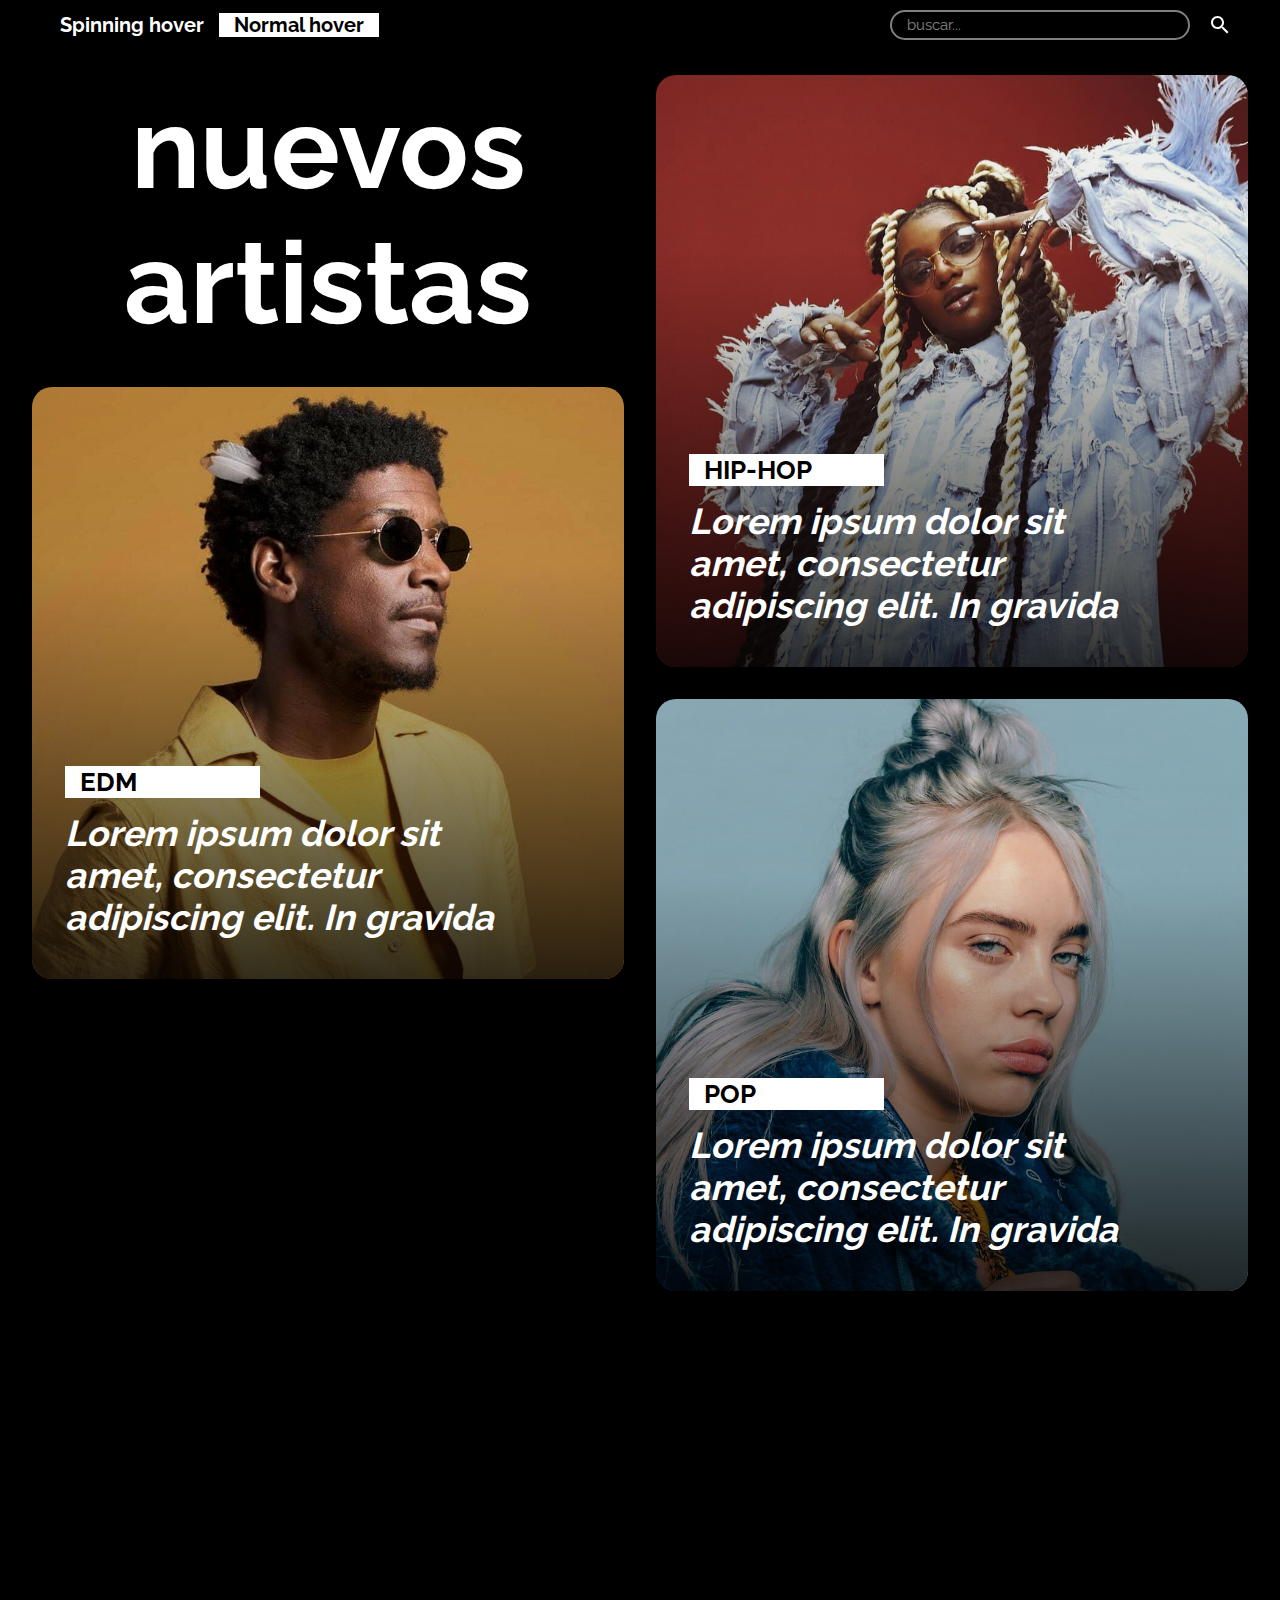
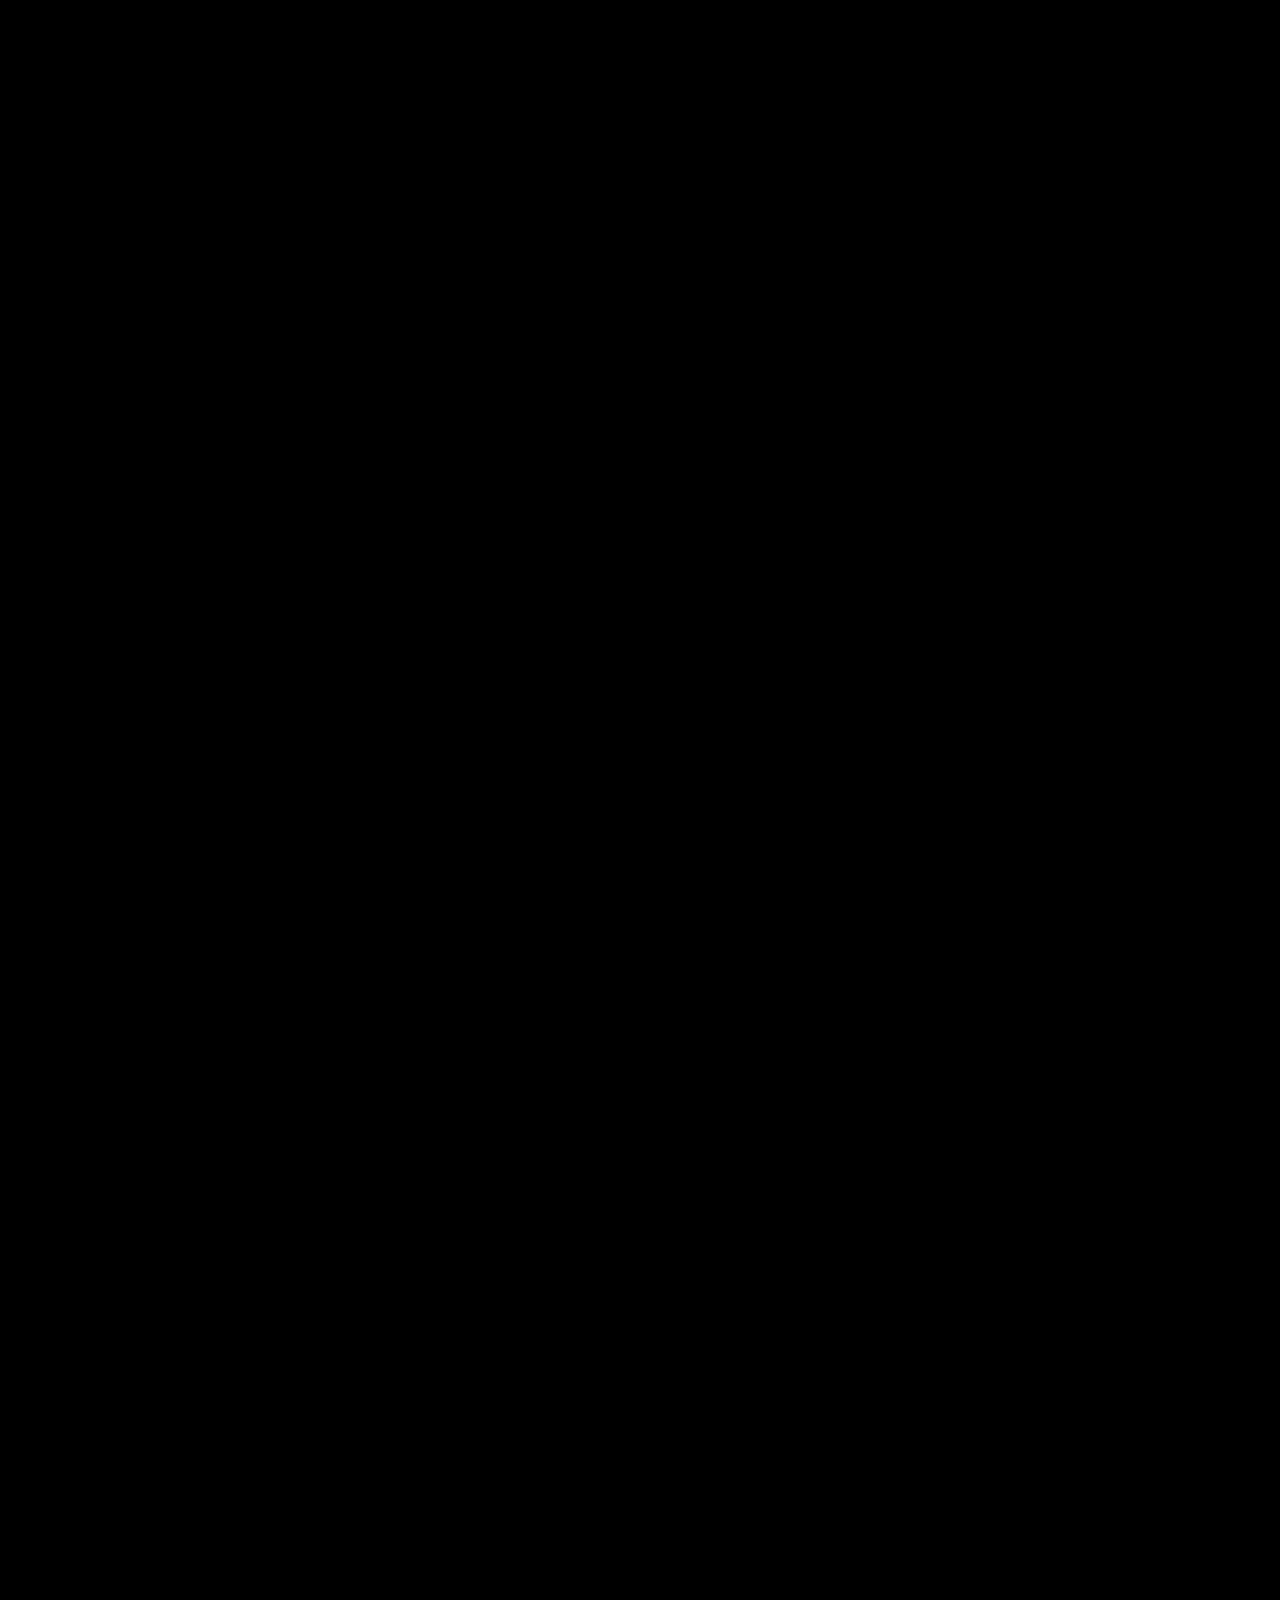
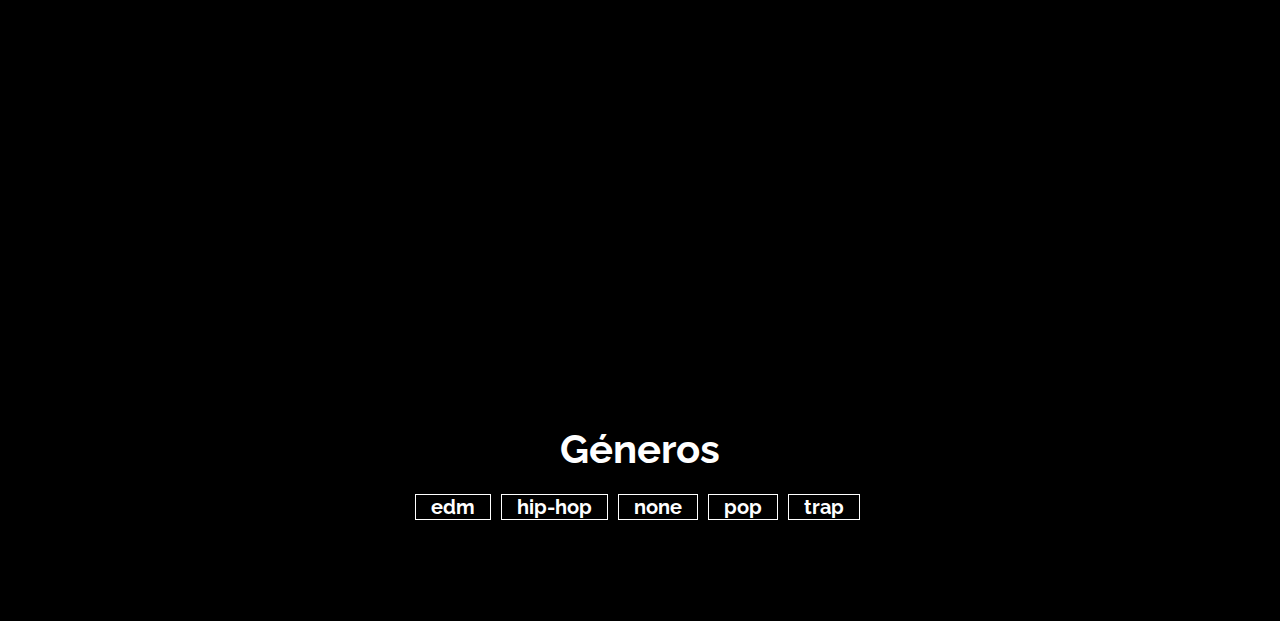
<file: 2. Griga/index normal.html>
<!DOCTYPE html>
<html lang="en">

<head>
    <meta charset="UTF-8">
    <meta http-equiv="X-UA-Compatible" content="IE=edge">
    <meta name="viewport" content="width=device-width, initial-scale=1.0">
    <title>Griga</title>

    <link rel="stylesheet" id="style-css" href="css/style.css" type="text/css" media="all">
    <link rel="stylesheet" id="style-media-css" href="css/style-media.css" type="text/css" media="(max-width: 1500px)">
    <link rel="stylesheet" id="footer-css" href="css/footer.css" type="text/css" media="all">
    <script type="text/javascript" src="js/observer.js" id="observer-js"></script>
</head>

<body>
    <nav>
        <div class="container">
            <div class="menu-nav-container">
                <ul id="menu-nav" class="menu">
                    <li id="menu-item-50" class="menu-item">
                        <a href="index.html" aria-current="page">Spinning hover</a>
                    </li>
                    <li id="menu-item-120" class="menu-item current_page_item">
                        <a href="index normal.html">Normal hover</a>
                    </li>
                </ul>
            </div>
            <form role="search" id="searchform" class="searchform" action="">
                <input value="" name="s" id="s" type="text" placeholder="buscar...">
                <button id="searchsubmit" class="boton" value="Search" type="submit">
                    <svg xmlns="http://www.w3.org/2000/svg" height="24px" viewBox="0 0 24 24" width="24px"
                        fill="#000000">
                        <path d="M0 0h24v24H0z" fill="none"></path>
                        <path
                            d="M15.5 14h-.79l-.28-.27C15.41 12.59 16 11.11 16 9.5 16 5.91 13.09 3 9.5 3S3 5.91 3 9.5 5.91 16 9.5 16c1.61 0 3.09-.59 4.23-1.57l.27.28v.79l5 4.99L20.49 19l-4.99-5zm-6 0C7.01 14 5 11.99 5 9.5S7.01 5 9.5 5 14 7.01 14 9.5 11.99 14 9.5 14z">
                        </path>
                    </svg>
                </button>
            </form>
        </div>
    </nav>

    <div class="container">
        <div class="grid" style="padding-bottom: 0;">
            <div class="div">
                <div class="midtitular">
                    <h1>nuevos artistas</h1>
                </div>
            </div>
            <a href="javascript:void(0)" class="div hover">
                <div class="wrap">
                    <div class="genero">hip-hop</div>
                    <p>Lorem ipsum dolor sit amet, consectetur adipiscing elit. In gravida magna ultricies tincidunt
                        euismod. Sed euismod volutpat sodales. Suspendisse id nibh fermentum, auctor lacus non, cursus
                        felis. Cras sit amet commodo dui.</p>
                </div>
                <div class="crop">
                    <div class="gradiente"></div>
                    <img data-src="img/nenny.jpg" alt="" src="img/nenny.jpg">
                </div>
            </a>
            <a href="javascript:void(0)" class="div hover">
                <div class="wrap">
                    <div class="genero">edm</div>
                    <p>Lorem ipsum dolor sit amet, consectetur adipiscing elit. In gravida magna ultricies tincidunt
                        euismod. Sed euismod volutpat sodales. Suspendisse id nibh fermentum, auctor lacus non, cursus
                        felis. Cras sit amet commodo dui.</p>
                </div>
                <div class="crop">
                    <div class="gradiente"></div>
                    <img data-src="img/labrinth.jpg" alt="" src="img/labrinth.jpg">
                </div>
            </a>
            <a href="javascript:void(0)" class="div hover">
                <div class="wrap">
                    <div class="genero">pop</div>
                    <p>Lorem ipsum dolor sit amet, consectetur adipiscing elit. In gravida magna ultricies tincidunt
                        euismod. Sed euismod volutpat sodales. Suspendisse id nibh fermentum, auctor lacus non, cursus
                        felis. Cras sit amet commodo dui.</p>
                </div>
                <div class="crop">
                    <div class="gradiente"></div>
                    <img data-src="img/billieeilish.jpg" alt="" src="img/billieeilish.jpg">
                </div>
            </a>
            <a href="javascript:void(0)" class="div hover">
                <div class="wrap">
                    <div class="genero">hip-hop</div>
                    <p>Lorem ipsum dolor sit amet, consectetur adipiscing elit. In gravida magna ultricies tincidunt
                        euismod. Sed euismod volutpat sodales. Suspendisse id nibh fermentum, auctor lacus non, cursus
                        felis. Cras sit amet commodo dui.</p>
                </div>
                <div class="crop">
                    <div class="gradiente"></div>
                    <img data-src="img/kimberose.jpg" alt="" src="img/kimberose.jpg">
                </div>
            </a>
            <a href="javascript:void(0)" class="div hover" style="opacity: 0; transform: scale(0.5) translateY(100px);">
                <div class="wrap">
                    <div class="genero">pop</div>
                    <p>Lorem ipsum dolor sit amet, consectetur adipiscing elit. In gravida magna ultricies tincidunt
                        euismod. Sed euismod volutpat sodales. Suspendisse id nibh fermentum, auctor lacus non, cursus
                        felis. Cras sit amet commodo dui.</p>
                </div>
                <div class="crop">
                    <div class="gradiente"></div>
                    <img data-src="img/taylor.jpg" alt="">
                </div>
            </a>
            <a href="javascript:void(0)" class="div hover" style="opacity: 0; transform: scale(0.5) translateY(100px);">
                <div class="wrap">
                    <div class="genero">edm</div>
                    <p>Lorem ipsum dolor sit amet, consectetur adipiscing elit. In gravida magna ultricies tincidunt
                        euismod. Sed euismod volutpat sodales. Suspendisse id nibh fermentum, auctor lacus non, cursus
                        felis. Cras sit amet commodo dui.</p>
                </div>
                <div class="crop">
                    <div class="gradiente"></div>
                    <img data-src="img/marshmello.jpg" alt="">
                </div>
            </a>
            <a href="javascript:void(0)" class="div hover" style="opacity: 0; transform: scale(0.5) translateY(100px);">
                <div class="wrap">
                    <div class="genero">edm</div>
                    <p>Lorem ipsum dolor sit amet, consectetur adipiscing elit. In gravida magna ultricies tincidunt
                        euismod. Sed euismod volutpat sodales. Suspendisse id nibh fermentum, auctor lacus non, cursus
                        felis. Cras sit amet commodo dui.</p>
                </div>
                <div class="crop">
                    <div class="gradiente"></div>
                    <img data-src="img/TheWeekend.jpg" alt="">
                </div>
            </a>
            <a href="javascript:void(0)" class="div hover" style="opacity: 0; transform: scale(0.5) translateY(100px);">
                <div class="wrap">
                    <div class="genero">hip-hop</div>
                    <p>Lorem ipsum dolor sit amet, consectetur adipiscing elit. In gravida magna ultricies tincidunt
                        euismod. Sed euismod volutpat sodales. Suspendisse id nibh fermentum, auctor lacus non, cursus
                        felis. Cras sit amet commodo dui.</p>
                </div>
                <div class="crop">
                    <div class="gradiente"></div>
                    <img data-src="img/beyonce.jpg" alt="">
                </div>
            </a>
            <a href="javascript:void(0)" class="div hover" style="opacity: 0; transform: scale(0.5) translateY(100px);">
                <div class="wrap">
                    <div class="genero">none</div>
                    <p>Soy el creador de la web y esto es una página de prueba</p>
                </div>
                <div class="crop">
                    <div class="gradiente"></div>
                    <img data-src="img/untitled1.png" alt="">
                </div>
            </a>
            <a href="javascript:void(0)" class="div hover" style="opacity: 0; transform: scale(0.5) translateY(100px);">
                <div class="wrap">
                    <div class="genero">pop</div>
                    <p>extracto esto es</p>
                </div>
                <div class="crop">
                    <div class="gradiente"></div>
                    <img data-src="img/DuaLipa-scaled.jpg" alt="">
                </div>
            </a>
            <a href="#" class="div half hover" style="opacity: 0; transform: scale(0.5) translateY(100px);">
                <div class="midtitular">
                    <h1>&gt;</h1>
                </div>
            </a>
        </div>

        <div class="content texto footer">
            <h2>Géneros</h2>
            <ul class="categorias">
                <li><a href="javascript:void(0)">edm</a></li>
                <li><a href="javascript:void(0)">hip-hop</a></li>
                <li><a href="javascript:void(0)">none</a></li>
                <li><a href="javascript:void(0)">pop</a></li>
                <li><a href="javascript:void(0)">trap</a></li>
            </ul>
        </div>
    </div>

</body>

</html>
</file>
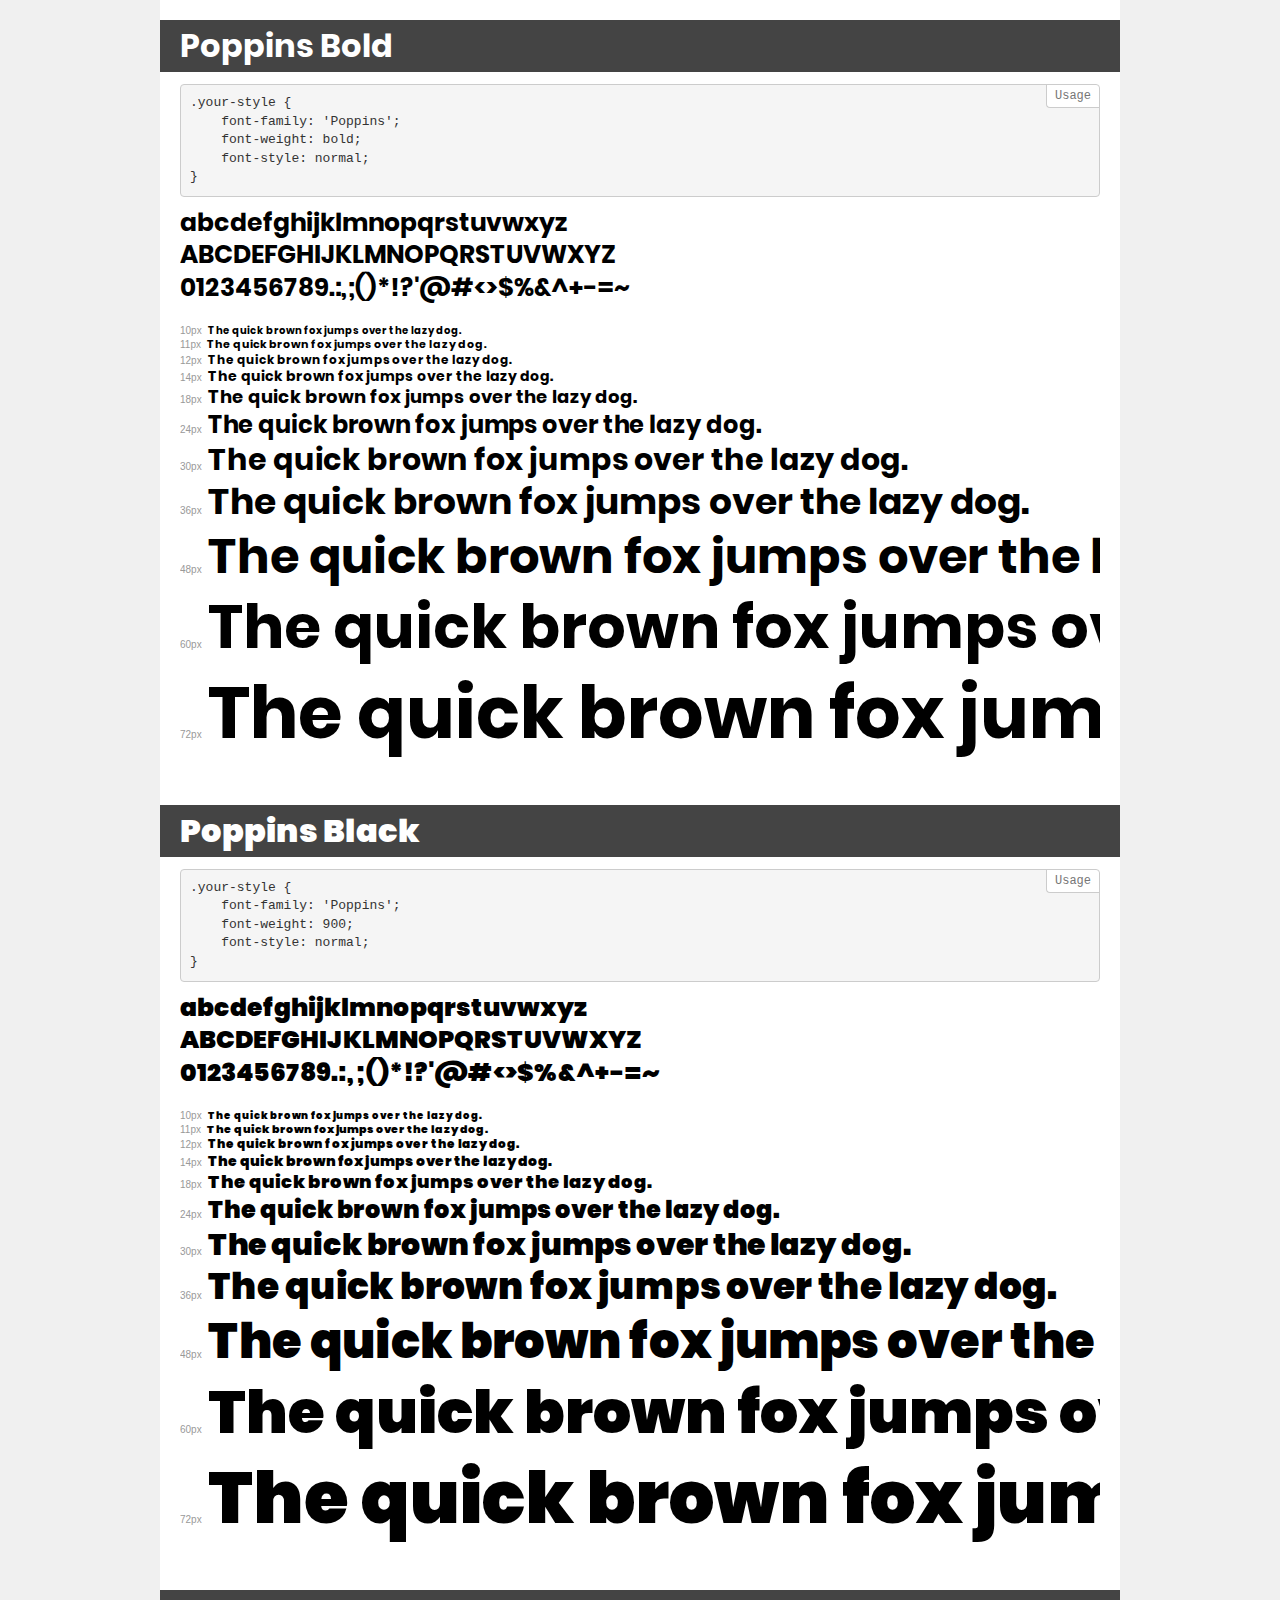
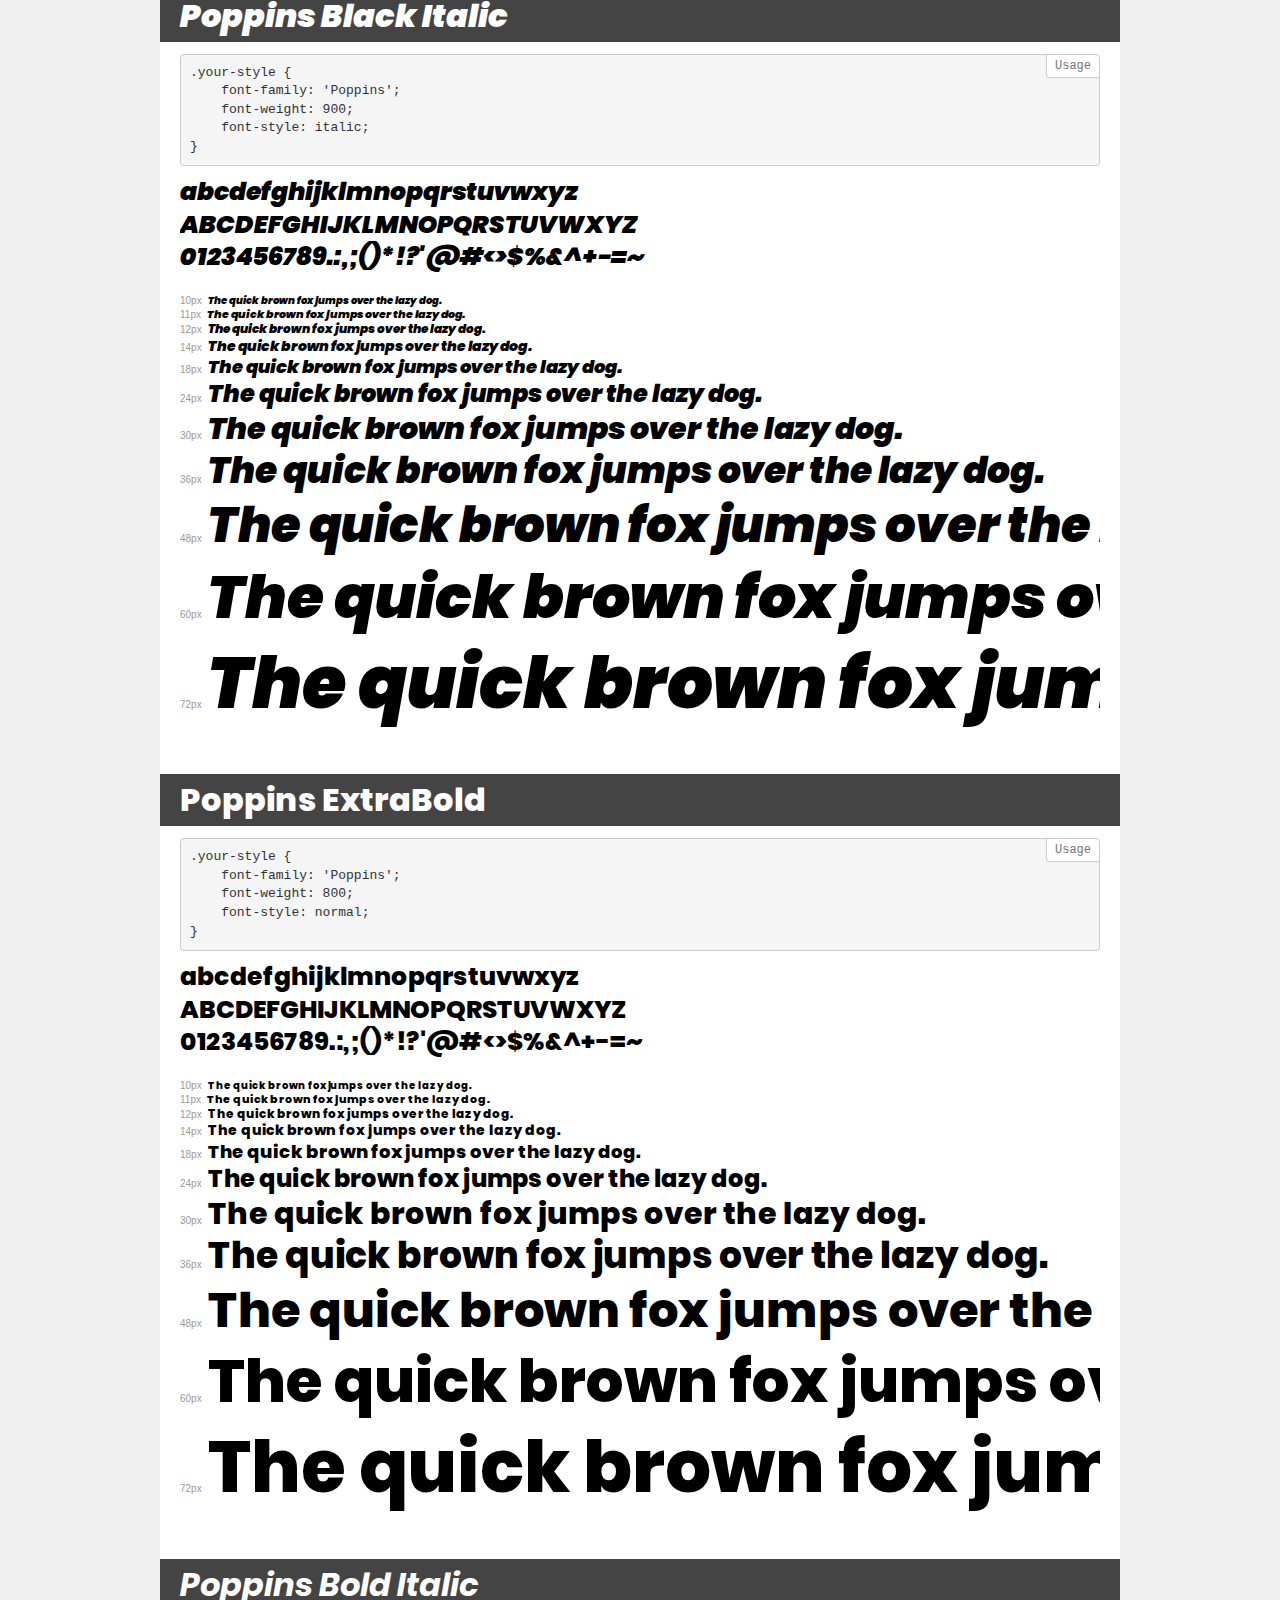
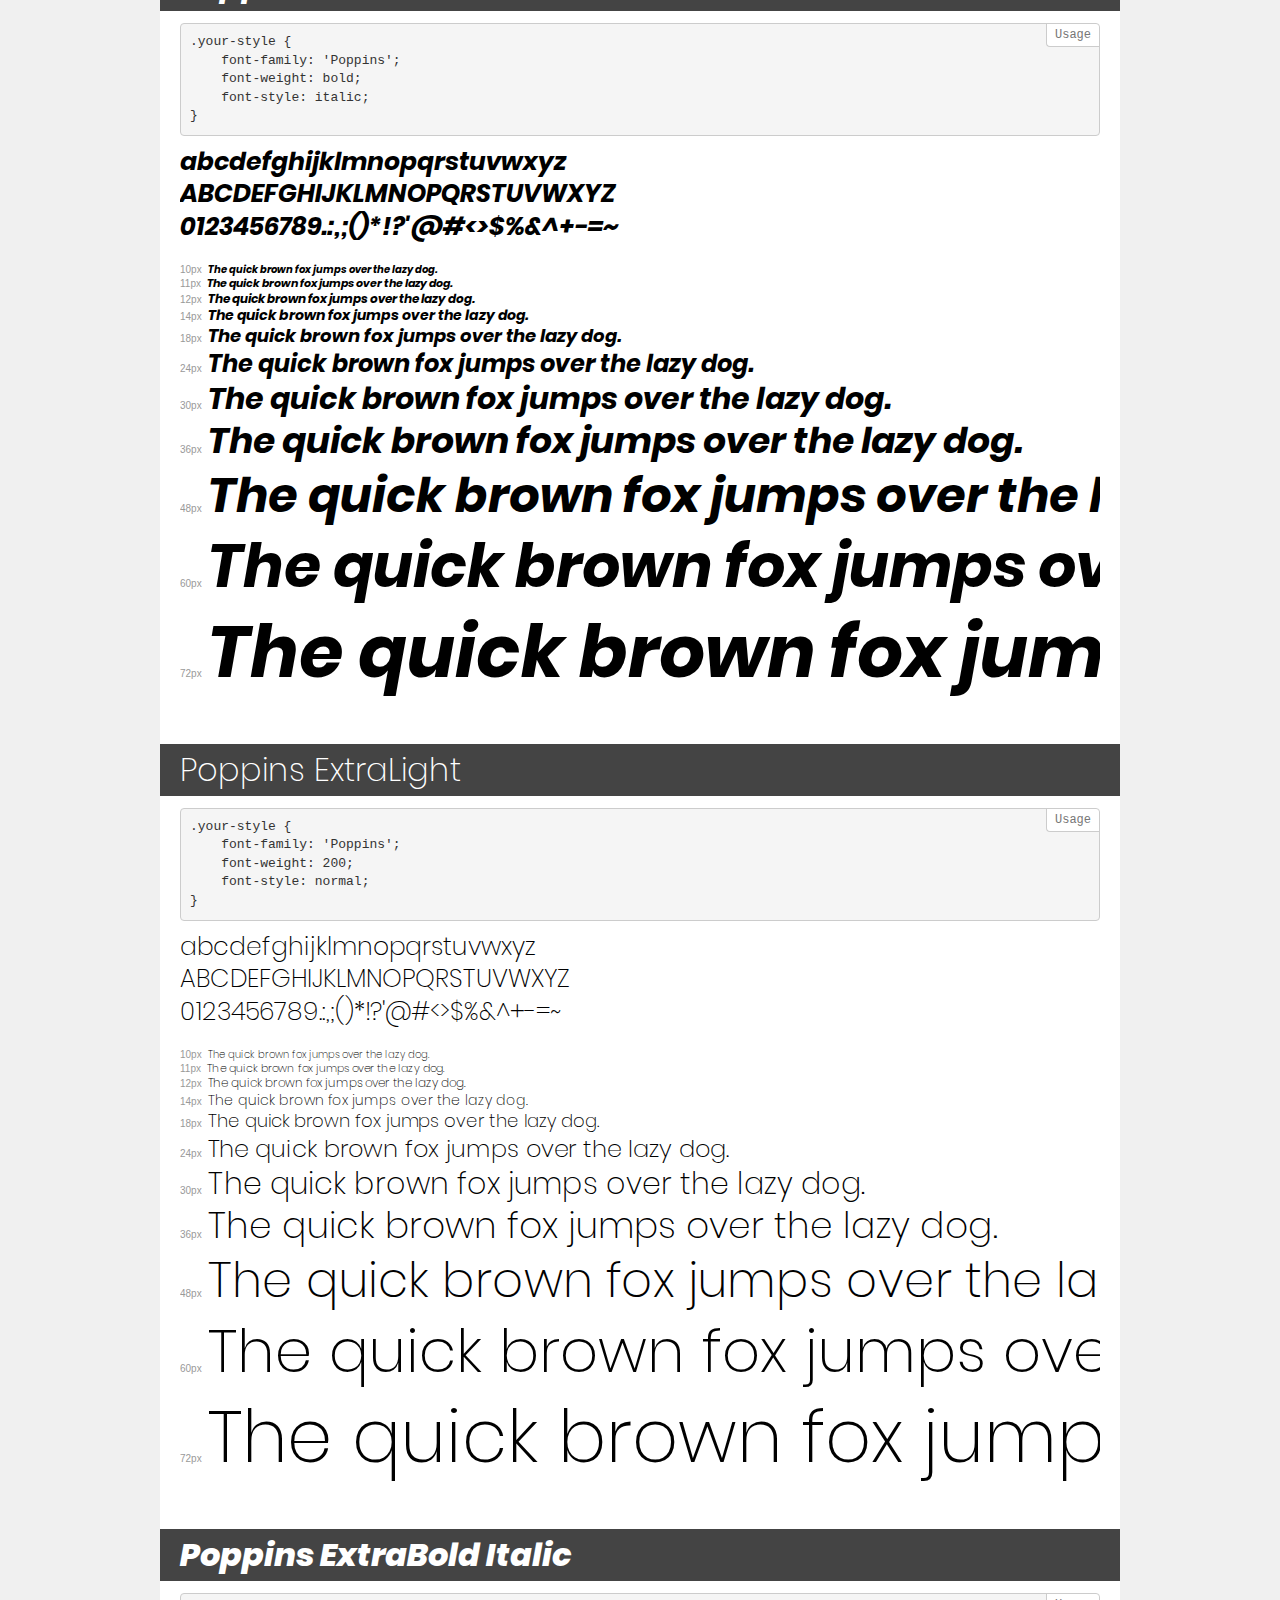
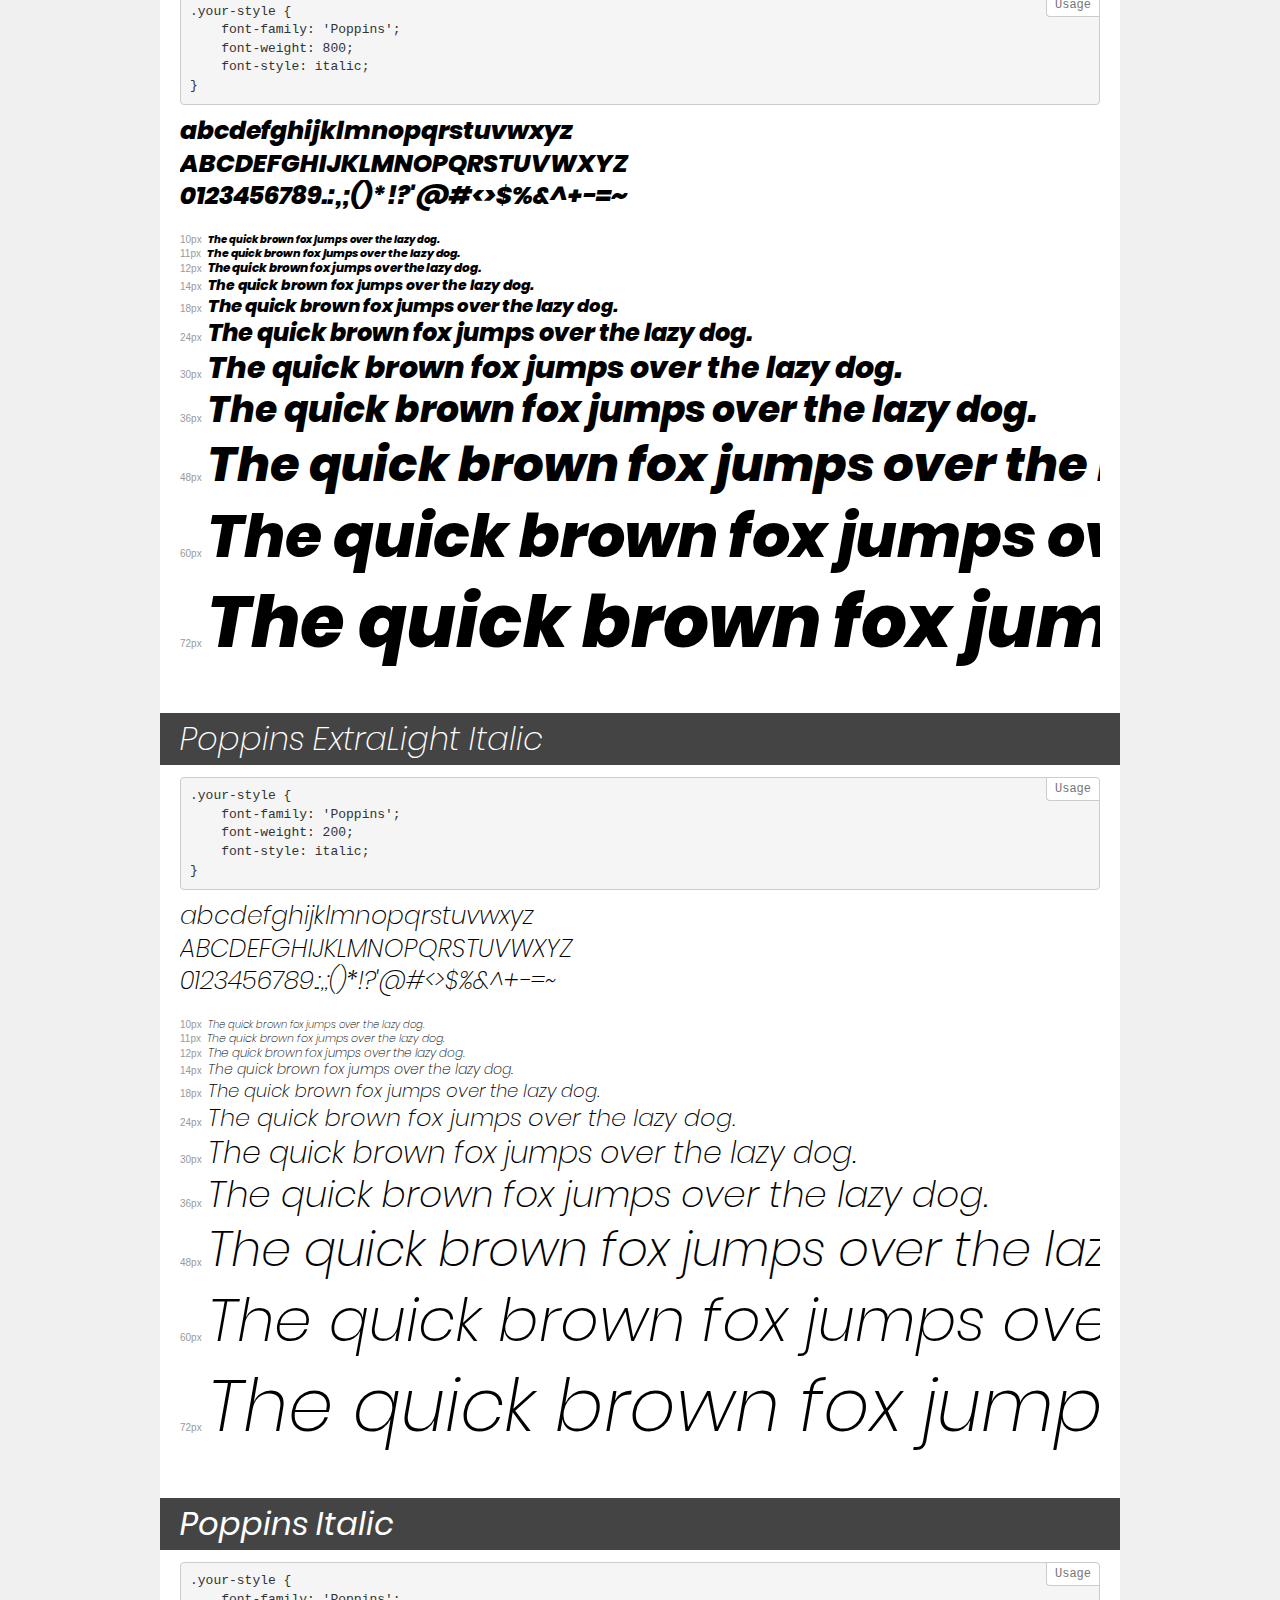
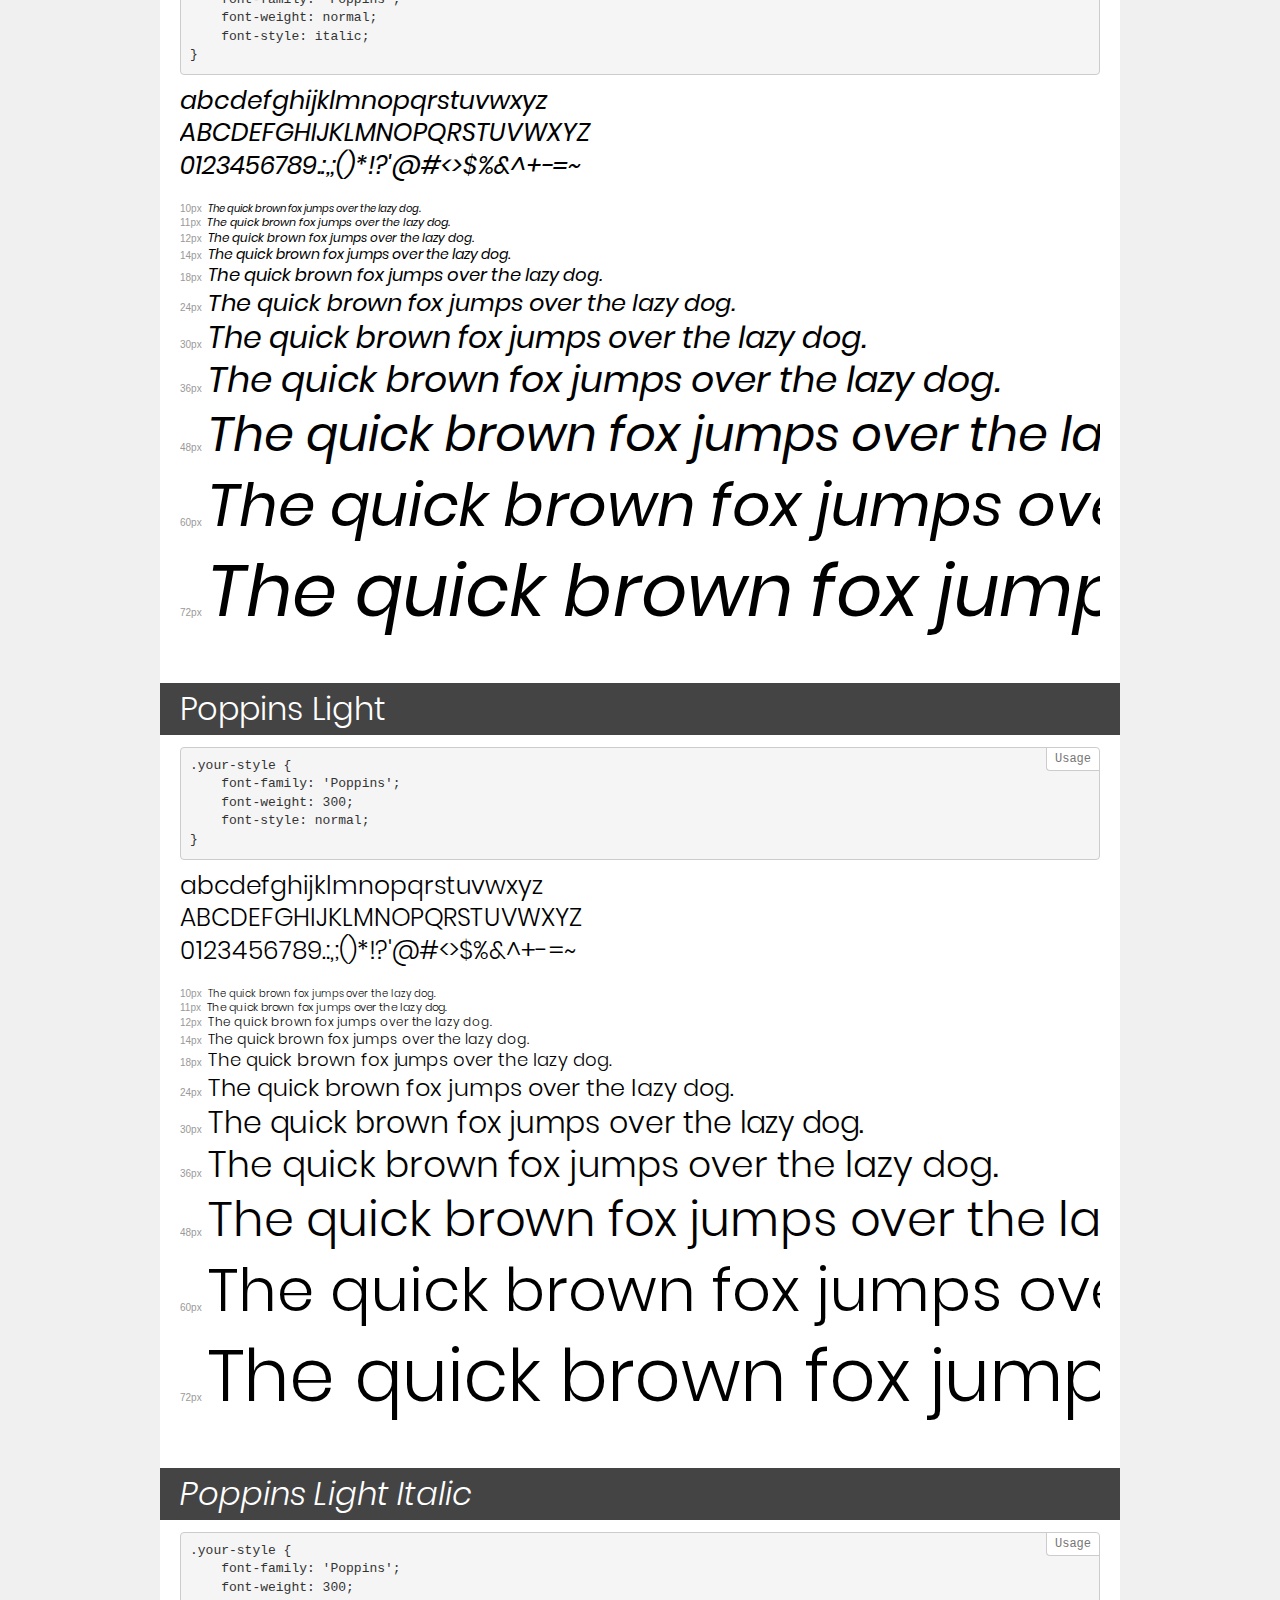
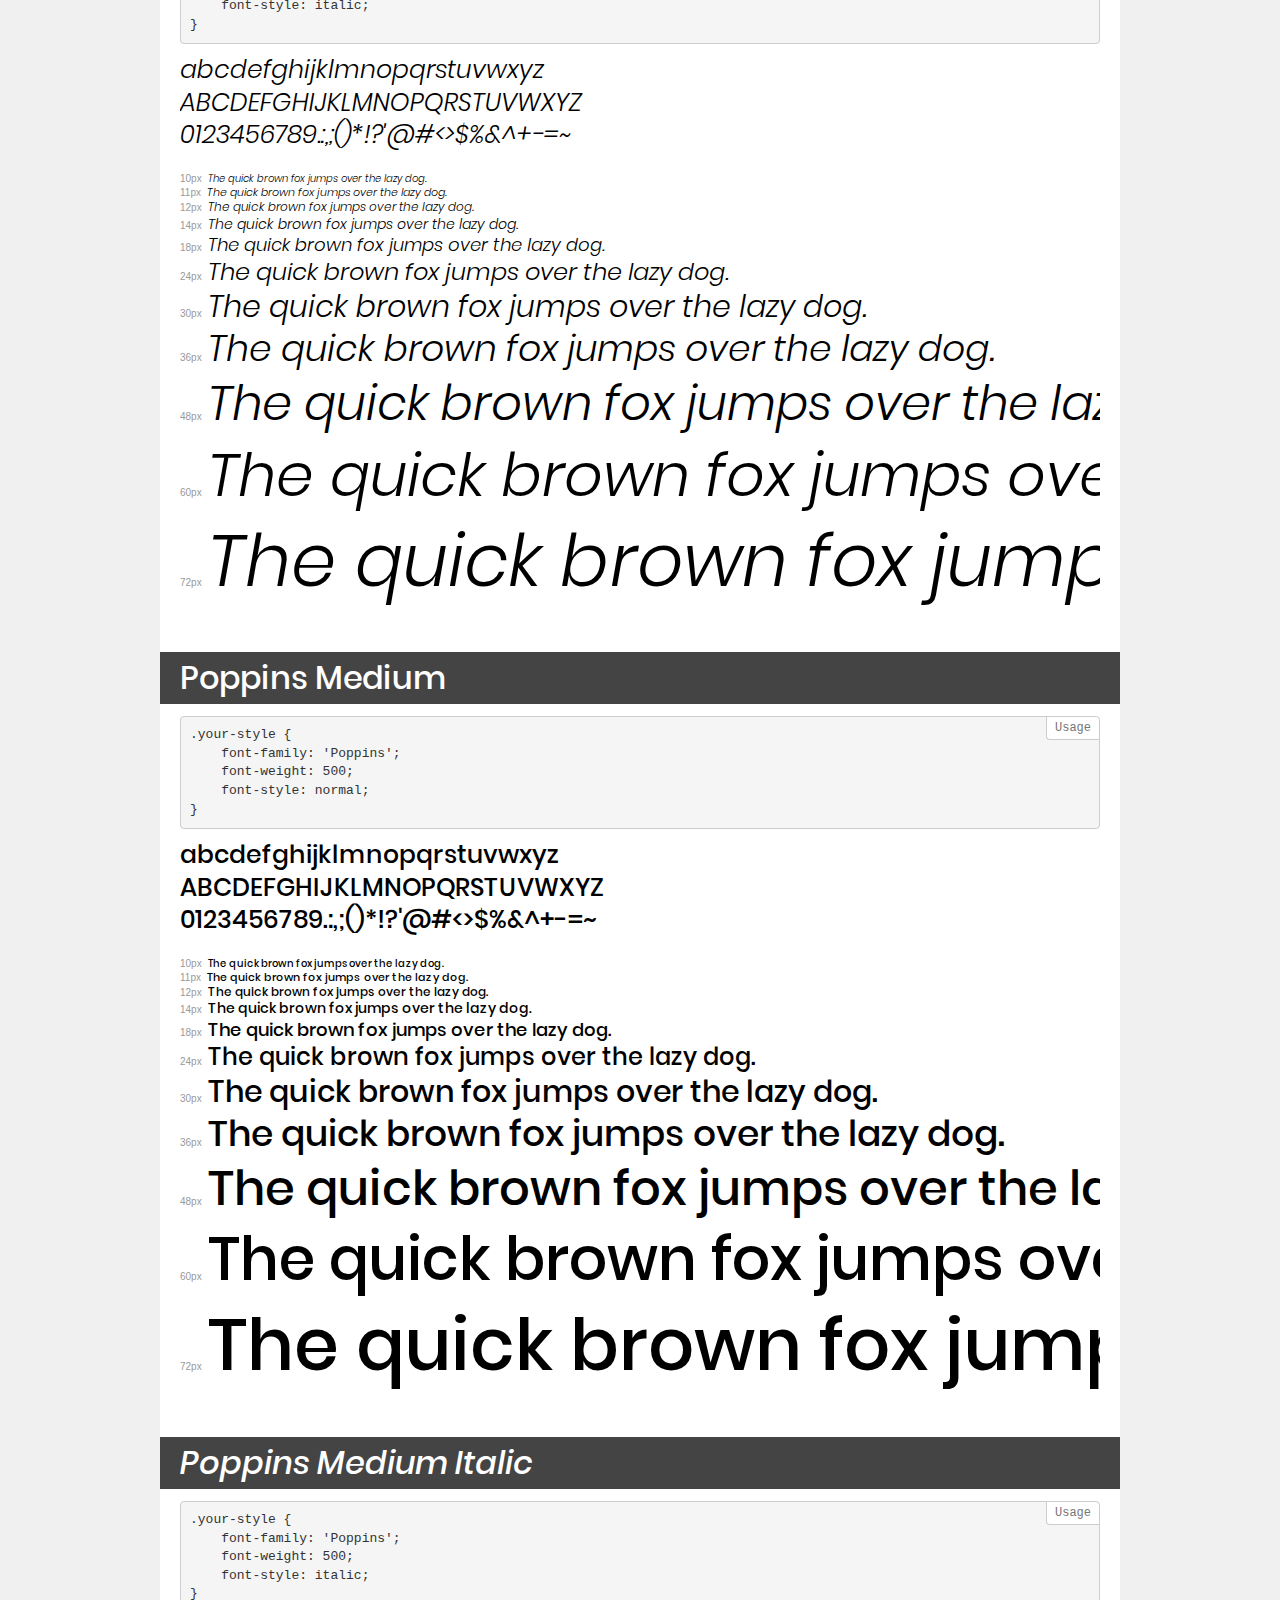
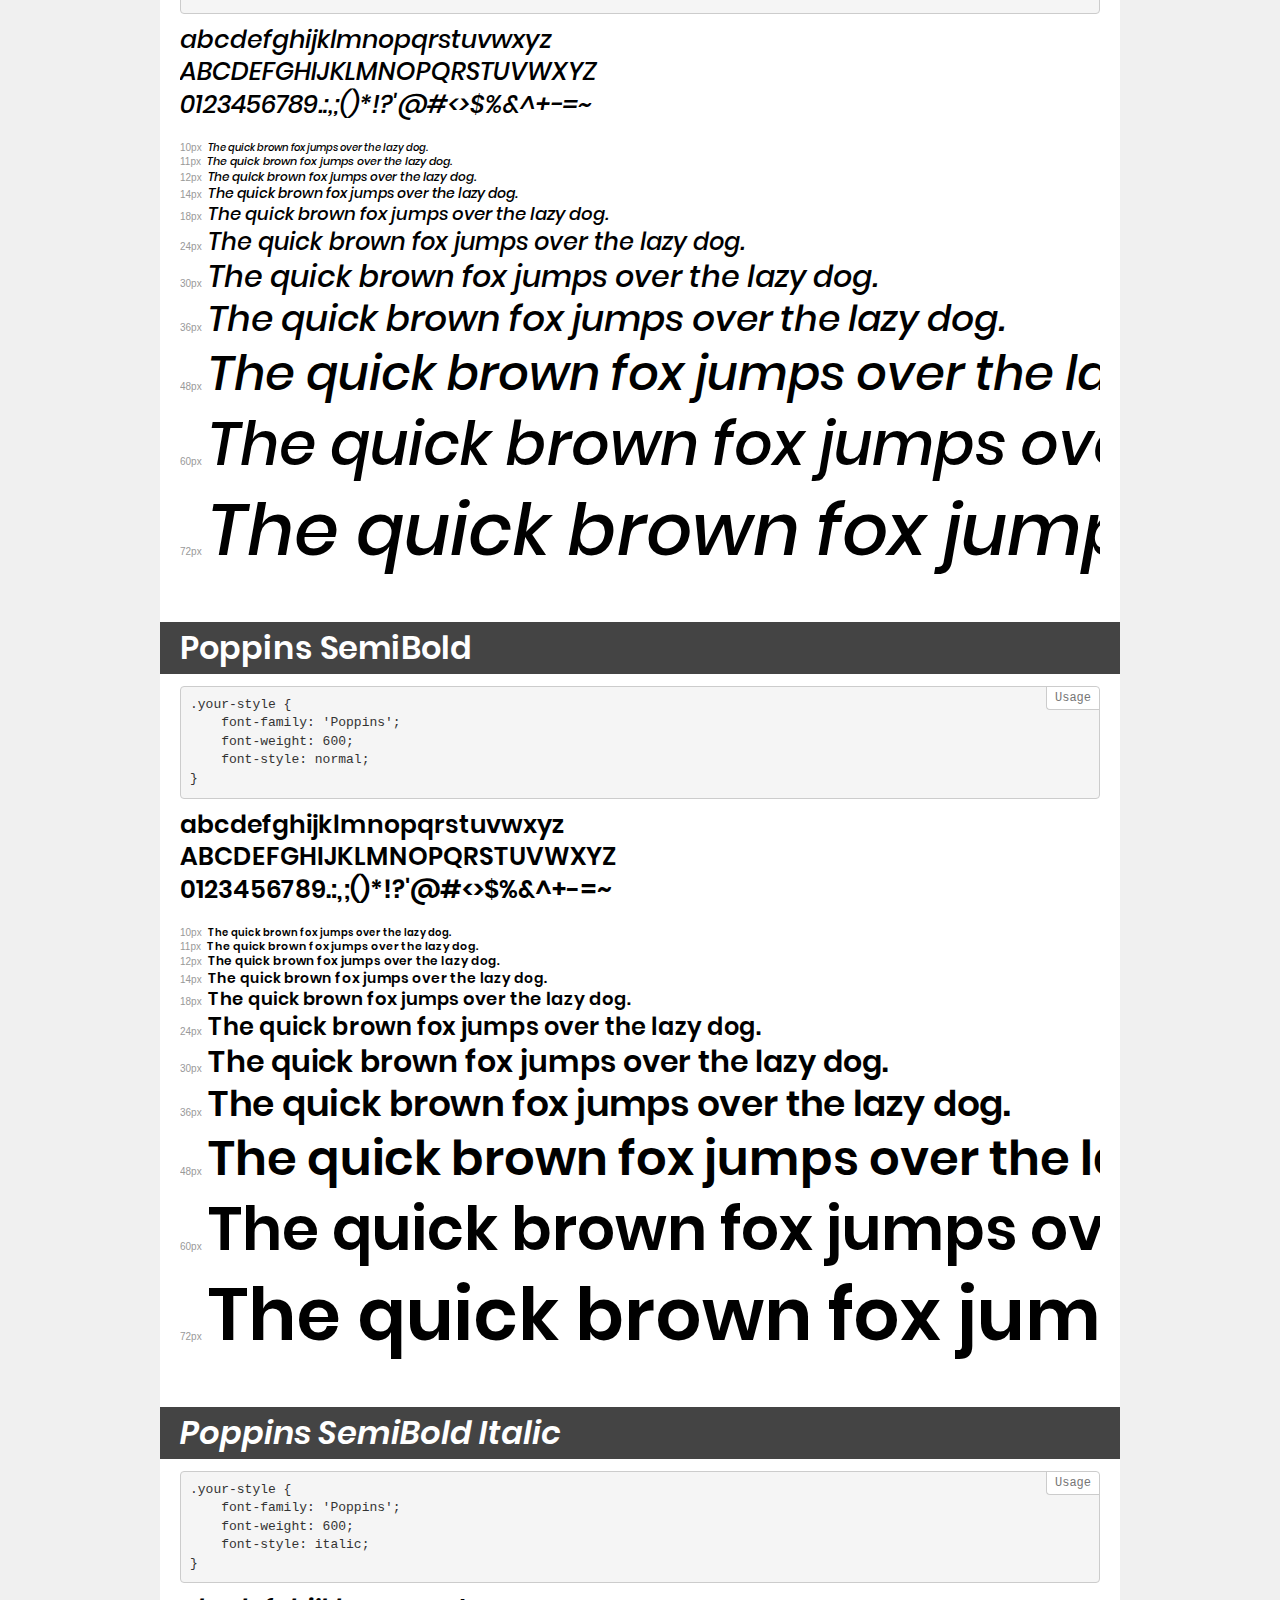
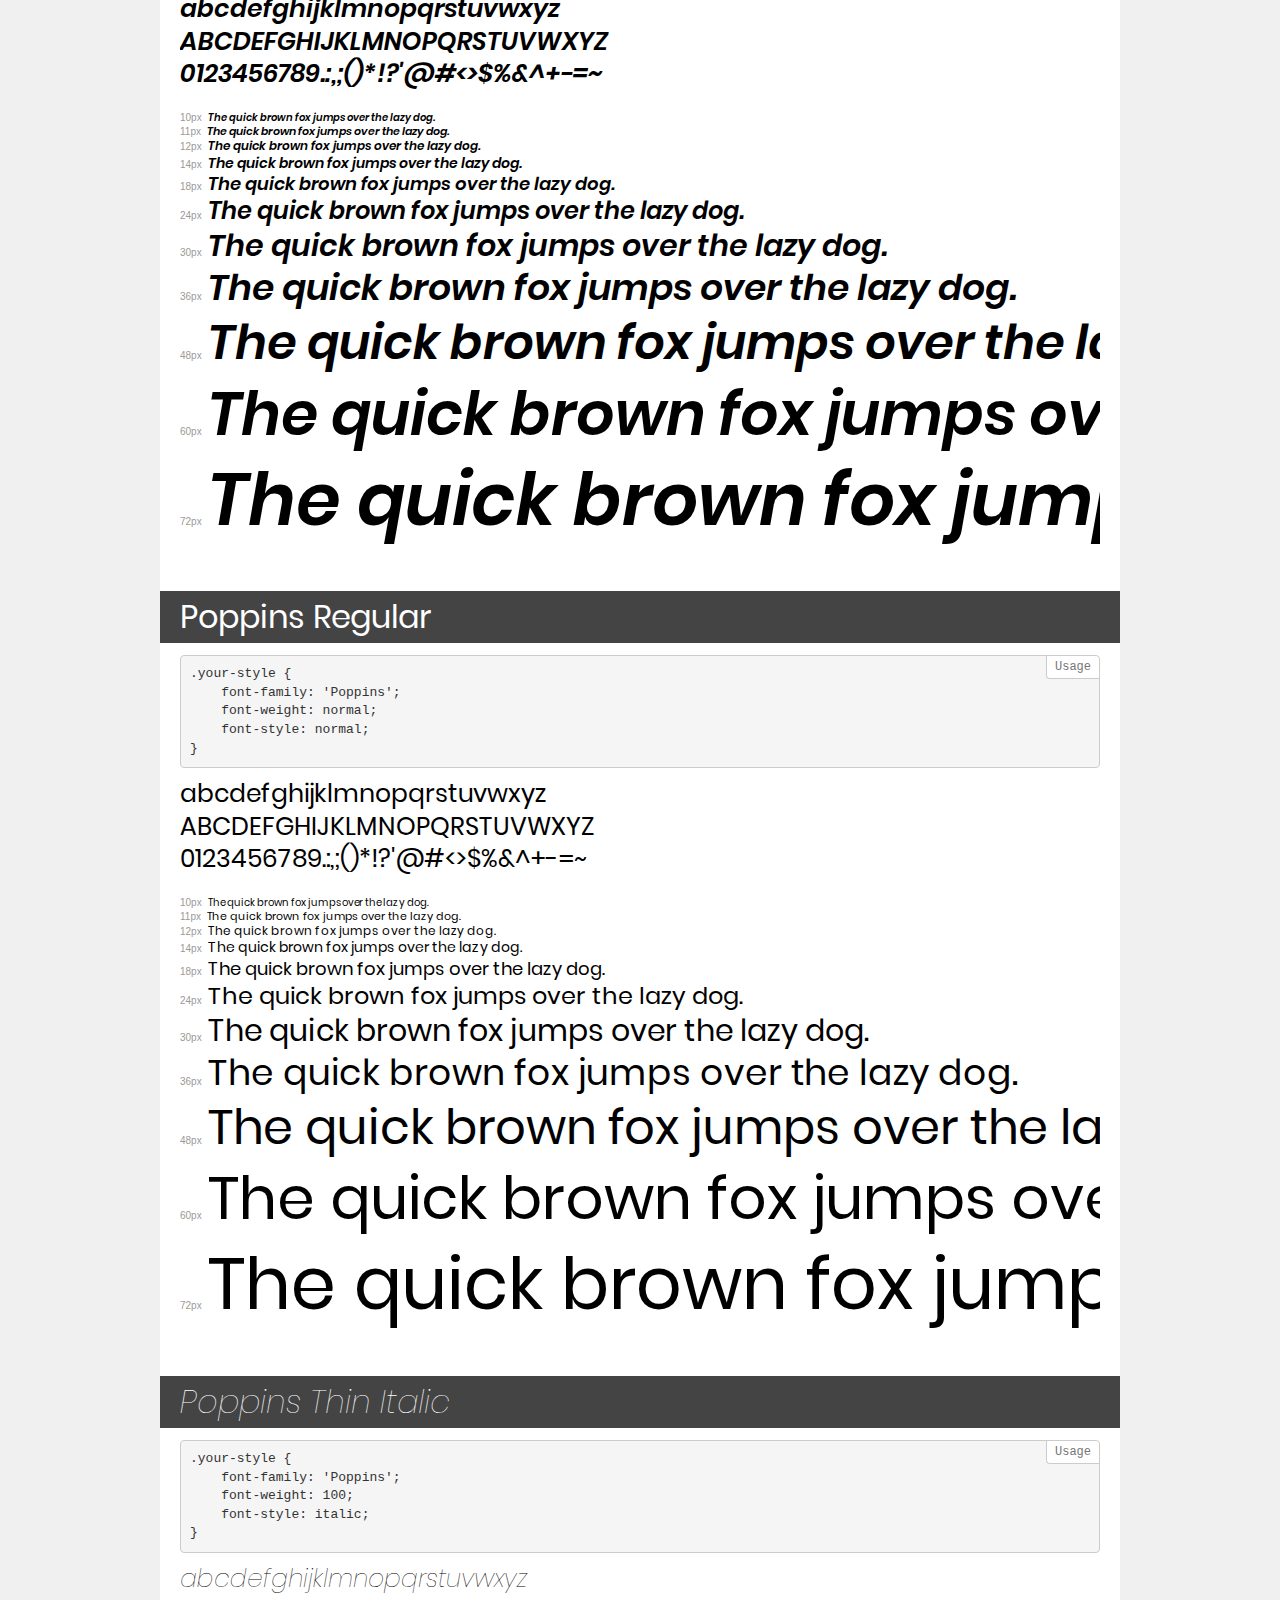
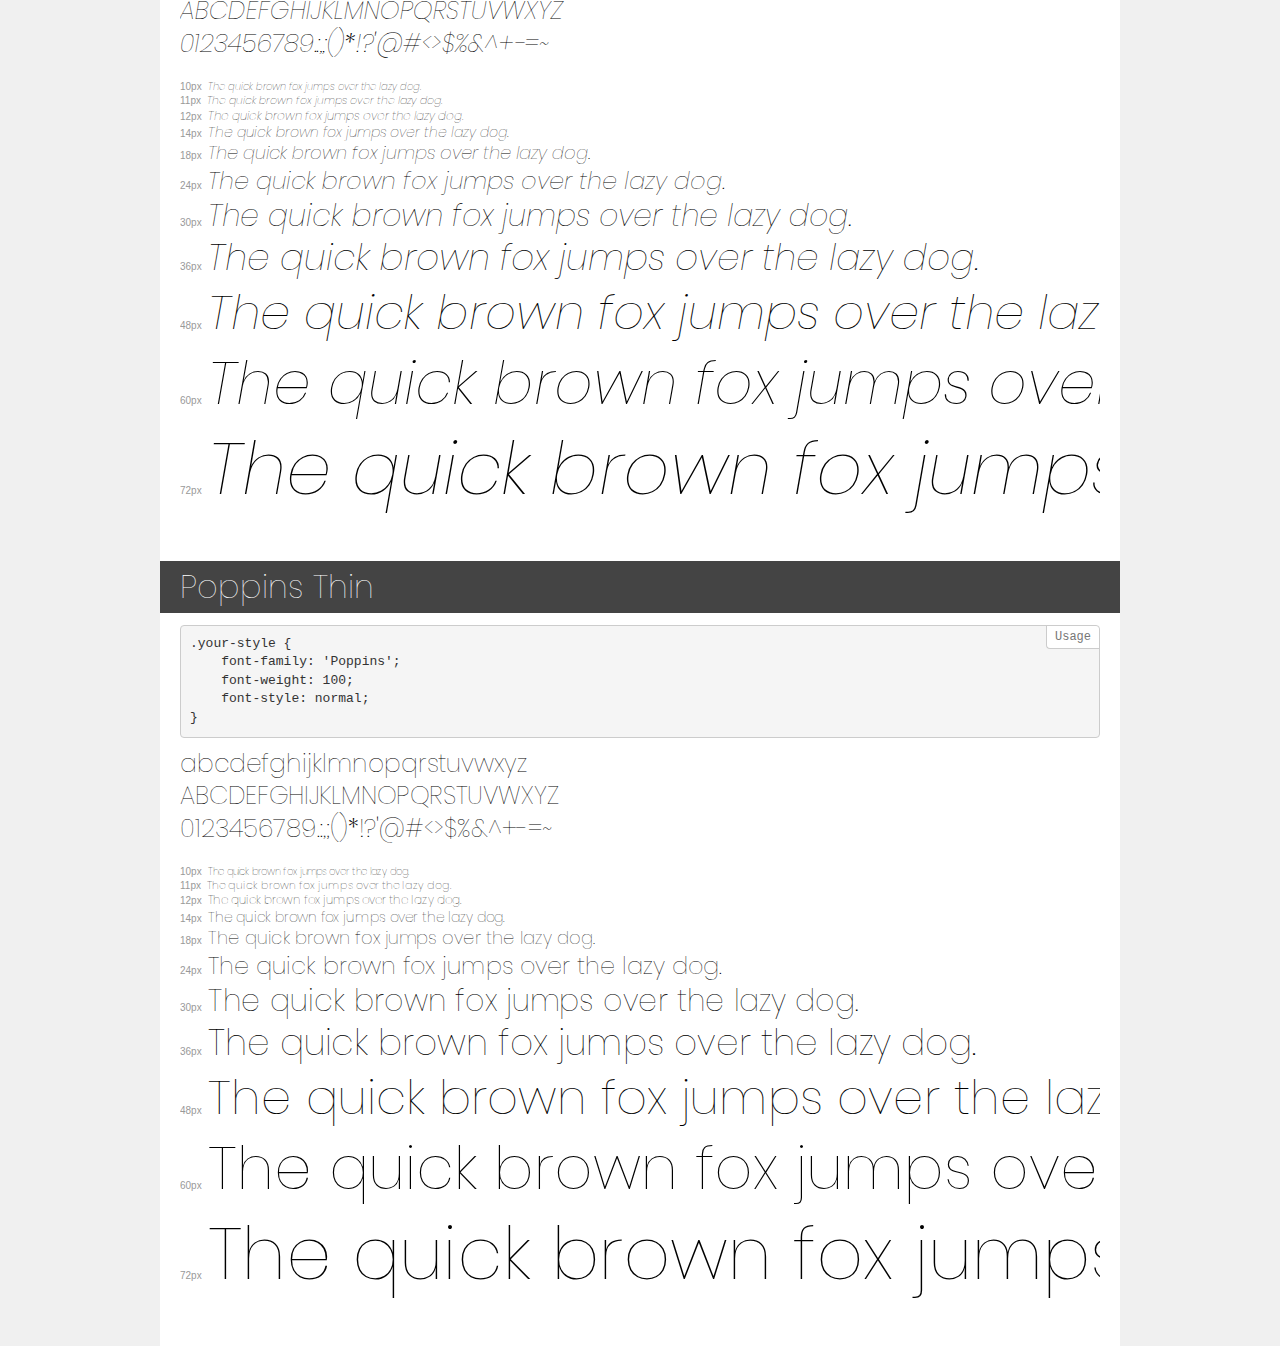
<file: 2. Some cards for a web app/fonts/Poppins/demo.html>
<!DOCTYPE html>
<html lang="en">
<head>
    <meta charset="utf-8">
    <meta http-equiv="X-UA-Compatible" content="IE=edge">
    <meta name="viewport" content="width=device-width, initial-scale=1">
    <meta name="robots" content="noindex, noarchive">
    <meta name="format-detection" content="telephone=no">
    <title>Transfonter demo</title>
    <link href="stylesheet.css" rel="stylesheet">
    <style>
        /*
        http://meyerweb.com/eric/tools/css/reset/
        v2.0 | 20110126
        License: none (public domain)
        */
        html, body, div, span, applet, object, iframe,
        h1, h2, h3, h4, h5, h6, p, blockquote, pre,
        a, abbr, acronym, address, big, cite, code,
        del, dfn, em, img, ins, kbd, q, s, samp,
        small, strike, strong, sub, sup, tt, var,
        b, u, i, center,
        dl, dt, dd, ol, ul, li,
        fieldset, form, label, legend,
        table, caption, tbody, tfoot, thead, tr, th, td,
        article, aside, canvas, details, embed,
        figure, figcaption, footer, header, hgroup,
        menu, nav, output, ruby, section, summary,
        time, mark, audio, video {
            margin: 0;
            padding: 0;
            border: 0;
            font-size: 100%;
            font: inherit;
            vertical-align: baseline;
        }
        /* HTML5 display-role reset for older browsers */
        article, aside, details, figcaption, figure,
        footer, header, hgroup, menu, nav, section {
            display: block;
        }
        body {
            line-height: 1;
        }
        ol, ul {
            list-style: none;
        }
        blockquote, q {
            quotes: none;
        }
        blockquote:before, blockquote:after,
        q:before, q:after {
            content: '';
            content: none;
        }
        table {
            border-collapse: collapse;
            border-spacing: 0;
        }
        /* demo styles */
        body {
            background: #f0f0f0;
            color: #000;
        }
        .page {
            background: #fff;
            width: 920px;
            margin: 0 auto;
            padding: 20px 20px 0 20px;
            overflow: hidden;
        }
        .font-container {
            overflow-x: auto;
            overflow-y: hidden;
            margin-bottom: 40px;
            line-height: 1.3;
            white-space: nowrap;
            padding-bottom: 5px;
        }
        h1 {
            position: relative;
            background: #444;
            font-size: 32px;
            color: #fff;
            padding: 10px 20px;
            margin: 0 -20px 12px -20px;
        }
        .letters {
            font-size: 25px;
            margin-bottom: 20px;
        }
        .s10:before {
            content: '10px';
        }
        .s11:before {
            content: '11px';
        }
        .s12:before {
            content: '12px';
        }
        .s14:before {
            content: '14px';
        }
        .s18:before {
            content: '18px';
        }
        .s24:before {
            content: '24px';
        }
        .s30:before {
            content: '30px';
        }
        .s36:before {
            content: '36px';
        }
        .s48:before {
            content: '48px';
        }
        .s60:before {
            content: '60px';
        }
        .s72:before {
            content: '72px';
        }
        .s10:before, .s11:before, .s12:before, .s14:before,
        .s18:before, .s24:before, .s30:before, .s36:before,
        .s48:before, .s60:before, .s72:before {
            font-family: Arial, sans-serif;
            font-size: 10px;
            font-weight: normal;
            font-style: normal;
            color: #999;
            padding-right: 6px;
        }
        pre {
            display: block;
            position: relative;
            padding: 9px;
            margin: 0 0 10px;
            font-family: Monaco, Menlo, Consolas, "Courier New", monospace;
            font-size: 13px;
            line-height: 1.428571429;
            color: #333;
            font-weight: normal;
            font-style: normal;
            background-color: #f5f5f5;
            border: 1px solid #ccc;
            overflow-x: auto;
            border-radius: 4px;
        }
        pre:after {
            display: block;
            position: absolute;
            right: 0;
            top: 0;
            content: 'Usage';
            line-height: 1;
            padding: 5px 8px;
            font-size: 12px;
            color: #767676;
            background-color: #fff;
            border: 1px solid #ccc;
            border-right: none;
            border-top: none;
            border-radius: 0 4px 0 4px;
            z-index: 10;
        }
        /* responsive */
        @media (max-width: 959px) {
            .page {
                width: auto;
                margin: 0;
            }
        }
    </style>
</head>
<body>
<div class="page">
    <div class="demo">
        <h1 style="font-family: 'Poppins'; font-weight: bold; font-style: normal;">Poppins Bold</h1>
        <pre>.your-style {
    font-family: 'Poppins';
    font-weight: bold;
    font-style: normal;
}</pre>
        <div class="font-container" style="font-family: 'Poppins'; font-weight: bold; font-style: normal;">
            <p class="letters">
                abcdefghijklmnopqrstuvwxyz<br>
ABCDEFGHIJKLMNOPQRSTUVWXYZ<br>
                0123456789.:,;()*!?'@#<>$%&^+-=~
            </p>
            <p class="s10" style="font-size: 10px;">The quick brown fox jumps over the lazy dog.</p>
            <p class="s11" style="font-size: 11px;">The quick brown fox jumps over the lazy dog.</p>
            <p class="s12" style="font-size: 12px;">The quick brown fox jumps over the lazy dog.</p>
            <p class="s14" style="font-size: 14px;">The quick brown fox jumps over the lazy dog.</p>
            <p class="s18" style="font-size: 18px;">The quick brown fox jumps over the lazy dog.</p>
            <p class="s24" style="font-size: 24px;">The quick brown fox jumps over the lazy dog.</p>
            <p class="s30" style="font-size: 30px;">The quick brown fox jumps over the lazy dog.</p>
            <p class="s36" style="font-size: 36px;">The quick brown fox jumps over the lazy dog.</p>
            <p class="s48" style="font-size: 48px;">The quick brown fox jumps over the lazy dog.</p>
            <p class="s60" style="font-size: 60px;">The quick brown fox jumps over the lazy dog.</p>
            <p class="s72" style="font-size: 72px;">The quick brown fox jumps over the lazy dog.</p>
        </div>
    </div>
    <div class="demo">
        <h1 style="font-family: 'Poppins'; font-weight: 900; font-style: normal;">Poppins Black</h1>
        <pre>.your-style {
    font-family: 'Poppins';
    font-weight: 900;
    font-style: normal;
}</pre>
        <div class="font-container" style="font-family: 'Poppins'; font-weight: 900; font-style: normal;">
            <p class="letters">
                abcdefghijklmnopqrstuvwxyz<br>
ABCDEFGHIJKLMNOPQRSTUVWXYZ<br>
                0123456789.:,;()*!?'@#<>$%&^+-=~
            </p>
            <p class="s10" style="font-size: 10px;">The quick brown fox jumps over the lazy dog.</p>
            <p class="s11" style="font-size: 11px;">The quick brown fox jumps over the lazy dog.</p>
            <p class="s12" style="font-size: 12px;">The quick brown fox jumps over the lazy dog.</p>
            <p class="s14" style="font-size: 14px;">The quick brown fox jumps over the lazy dog.</p>
            <p class="s18" style="font-size: 18px;">The quick brown fox jumps over the lazy dog.</p>
            <p class="s24" style="font-size: 24px;">The quick brown fox jumps over the lazy dog.</p>
            <p class="s30" style="font-size: 30px;">The quick brown fox jumps over the lazy dog.</p>
            <p class="s36" style="font-size: 36px;">The quick brown fox jumps over the lazy dog.</p>
            <p class="s48" style="font-size: 48px;">The quick brown fox jumps over the lazy dog.</p>
            <p class="s60" style="font-size: 60px;">The quick brown fox jumps over the lazy dog.</p>
            <p class="s72" style="font-size: 72px;">The quick brown fox jumps over the lazy dog.</p>
        </div>
    </div>
    <div class="demo">
        <h1 style="font-family: 'Poppins'; font-weight: 900; font-style: italic;">Poppins Black Italic</h1>
        <pre>.your-style {
    font-family: 'Poppins';
    font-weight: 900;
    font-style: italic;
}</pre>
        <div class="font-container" style="font-family: 'Poppins'; font-weight: 900; font-style: italic;">
            <p class="letters">
                abcdefghijklmnopqrstuvwxyz<br>
ABCDEFGHIJKLMNOPQRSTUVWXYZ<br>
                0123456789.:,;()*!?'@#<>$%&^+-=~
            </p>
            <p class="s10" style="font-size: 10px;">The quick brown fox jumps over the lazy dog.</p>
            <p class="s11" style="font-size: 11px;">The quick brown fox jumps over the lazy dog.</p>
            <p class="s12" style="font-size: 12px;">The quick brown fox jumps over the lazy dog.</p>
            <p class="s14" style="font-size: 14px;">The quick brown fox jumps over the lazy dog.</p>
            <p class="s18" style="font-size: 18px;">The quick brown fox jumps over the lazy dog.</p>
            <p class="s24" style="font-size: 24px;">The quick brown fox jumps over the lazy dog.</p>
            <p class="s30" style="font-size: 30px;">The quick brown fox jumps over the lazy dog.</p>
            <p class="s36" style="font-size: 36px;">The quick brown fox jumps over the lazy dog.</p>
            <p class="s48" style="font-size: 48px;">The quick brown fox jumps over the lazy dog.</p>
            <p class="s60" style="font-size: 60px;">The quick brown fox jumps over the lazy dog.</p>
            <p class="s72" style="font-size: 72px;">The quick brown fox jumps over the lazy dog.</p>
        </div>
    </div>
    <div class="demo">
        <h1 style="font-family: 'Poppins'; font-weight: 800; font-style: normal;">Poppins ExtraBold</h1>
        <pre>.your-style {
    font-family: 'Poppins';
    font-weight: 800;
    font-style: normal;
}</pre>
        <div class="font-container" style="font-family: 'Poppins'; font-weight: 800; font-style: normal;">
            <p class="letters">
                abcdefghijklmnopqrstuvwxyz<br>
ABCDEFGHIJKLMNOPQRSTUVWXYZ<br>
                0123456789.:,;()*!?'@#<>$%&^+-=~
            </p>
            <p class="s10" style="font-size: 10px;">The quick brown fox jumps over the lazy dog.</p>
            <p class="s11" style="font-size: 11px;">The quick brown fox jumps over the lazy dog.</p>
            <p class="s12" style="font-size: 12px;">The quick brown fox jumps over the lazy dog.</p>
            <p class="s14" style="font-size: 14px;">The quick brown fox jumps over the lazy dog.</p>
            <p class="s18" style="font-size: 18px;">The quick brown fox jumps over the lazy dog.</p>
            <p class="s24" style="font-size: 24px;">The quick brown fox jumps over the lazy dog.</p>
            <p class="s30" style="font-size: 30px;">The quick brown fox jumps over the lazy dog.</p>
            <p class="s36" style="font-size: 36px;">The quick brown fox jumps over the lazy dog.</p>
            <p class="s48" style="font-size: 48px;">The quick brown fox jumps over the lazy dog.</p>
            <p class="s60" style="font-size: 60px;">The quick brown fox jumps over the lazy dog.</p>
            <p class="s72" style="font-size: 72px;">The quick brown fox jumps over the lazy dog.</p>
        </div>
    </div>
    <div class="demo">
        <h1 style="font-family: 'Poppins'; font-weight: bold; font-style: italic;">Poppins Bold Italic</h1>
        <pre>.your-style {
    font-family: 'Poppins';
    font-weight: bold;
    font-style: italic;
}</pre>
        <div class="font-container" style="font-family: 'Poppins'; font-weight: bold; font-style: italic;">
            <p class="letters">
                abcdefghijklmnopqrstuvwxyz<br>
ABCDEFGHIJKLMNOPQRSTUVWXYZ<br>
                0123456789.:,;()*!?'@#<>$%&^+-=~
            </p>
            <p class="s10" style="font-size: 10px;">The quick brown fox jumps over the lazy dog.</p>
            <p class="s11" style="font-size: 11px;">The quick brown fox jumps over the lazy dog.</p>
            <p class="s12" style="font-size: 12px;">The quick brown fox jumps over the lazy dog.</p>
            <p class="s14" style="font-size: 14px;">The quick brown fox jumps over the lazy dog.</p>
            <p class="s18" style="font-size: 18px;">The quick brown fox jumps over the lazy dog.</p>
            <p class="s24" style="font-size: 24px;">The quick brown fox jumps over the lazy dog.</p>
            <p class="s30" style="font-size: 30px;">The quick brown fox jumps over the lazy dog.</p>
            <p class="s36" style="font-size: 36px;">The quick brown fox jumps over the lazy dog.</p>
            <p class="s48" style="font-size: 48px;">The quick brown fox jumps over the lazy dog.</p>
            <p class="s60" style="font-size: 60px;">The quick brown fox jumps over the lazy dog.</p>
            <p class="s72" style="font-size: 72px;">The quick brown fox jumps over the lazy dog.</p>
        </div>
    </div>
    <div class="demo">
        <h1 style="font-family: 'Poppins'; font-weight: 200; font-style: normal;">Poppins ExtraLight</h1>
        <pre>.your-style {
    font-family: 'Poppins';
    font-weight: 200;
    font-style: normal;
}</pre>
        <div class="font-container" style="font-family: 'Poppins'; font-weight: 200; font-style: normal;">
            <p class="letters">
                abcdefghijklmnopqrstuvwxyz<br>
ABCDEFGHIJKLMNOPQRSTUVWXYZ<br>
                0123456789.:,;()*!?'@#<>$%&^+-=~
            </p>
            <p class="s10" style="font-size: 10px;">The quick brown fox jumps over the lazy dog.</p>
            <p class="s11" style="font-size: 11px;">The quick brown fox jumps over the lazy dog.</p>
            <p class="s12" style="font-size: 12px;">The quick brown fox jumps over the lazy dog.</p>
            <p class="s14" style="font-size: 14px;">The quick brown fox jumps over the lazy dog.</p>
            <p class="s18" style="font-size: 18px;">The quick brown fox jumps over the lazy dog.</p>
            <p class="s24" style="font-size: 24px;">The quick brown fox jumps over the lazy dog.</p>
            <p class="s30" style="font-size: 30px;">The quick brown fox jumps over the lazy dog.</p>
            <p class="s36" style="font-size: 36px;">The quick brown fox jumps over the lazy dog.</p>
            <p class="s48" style="font-size: 48px;">The quick brown fox jumps over the lazy dog.</p>
            <p class="s60" style="font-size: 60px;">The quick brown fox jumps over the lazy dog.</p>
            <p class="s72" style="font-size: 72px;">The quick brown fox jumps over the lazy dog.</p>
        </div>
    </div>
    <div class="demo">
        <h1 style="font-family: 'Poppins'; font-weight: 800; font-style: italic;">Poppins ExtraBold Italic</h1>
        <pre>.your-style {
    font-family: 'Poppins';
    font-weight: 800;
    font-style: italic;
}</pre>
        <div class="font-container" style="font-family: 'Poppins'; font-weight: 800; font-style: italic;">
            <p class="letters">
                abcdefghijklmnopqrstuvwxyz<br>
ABCDEFGHIJKLMNOPQRSTUVWXYZ<br>
                0123456789.:,;()*!?'@#<>$%&^+-=~
            </p>
            <p class="s10" style="font-size: 10px;">The quick brown fox jumps over the lazy dog.</p>
            <p class="s11" style="font-size: 11px;">The quick brown fox jumps over the lazy dog.</p>
            <p class="s12" style="font-size: 12px;">The quick brown fox jumps over the lazy dog.</p>
            <p class="s14" style="font-size: 14px;">The quick brown fox jumps over the lazy dog.</p>
            <p class="s18" style="font-size: 18px;">The quick brown fox jumps over the lazy dog.</p>
            <p class="s24" style="font-size: 24px;">The quick brown fox jumps over the lazy dog.</p>
            <p class="s30" style="font-size: 30px;">The quick brown fox jumps over the lazy dog.</p>
            <p class="s36" style="font-size: 36px;">The quick brown fox jumps over the lazy dog.</p>
            <p class="s48" style="font-size: 48px;">The quick brown fox jumps over the lazy dog.</p>
            <p class="s60" style="font-size: 60px;">The quick brown fox jumps over the lazy dog.</p>
            <p class="s72" style="font-size: 72px;">The quick brown fox jumps over the lazy dog.</p>
        </div>
    </div>
    <div class="demo">
        <h1 style="font-family: 'Poppins'; font-weight: 200; font-style: italic;">Poppins ExtraLight Italic</h1>
        <pre>.your-style {
    font-family: 'Poppins';
    font-weight: 200;
    font-style: italic;
}</pre>
        <div class="font-container" style="font-family: 'Poppins'; font-weight: 200; font-style: italic;">
            <p class="letters">
                abcdefghijklmnopqrstuvwxyz<br>
ABCDEFGHIJKLMNOPQRSTUVWXYZ<br>
                0123456789.:,;()*!?'@#<>$%&^+-=~
            </p>
            <p class="s10" style="font-size: 10px;">The quick brown fox jumps over the lazy dog.</p>
            <p class="s11" style="font-size: 11px;">The quick brown fox jumps over the lazy dog.</p>
            <p class="s12" style="font-size: 12px;">The quick brown fox jumps over the lazy dog.</p>
            <p class="s14" style="font-size: 14px;">The quick brown fox jumps over the lazy dog.</p>
            <p class="s18" style="font-size: 18px;">The quick brown fox jumps over the lazy dog.</p>
            <p class="s24" style="font-size: 24px;">The quick brown fox jumps over the lazy dog.</p>
            <p class="s30" style="font-size: 30px;">The quick brown fox jumps over the lazy dog.</p>
            <p class="s36" style="font-size: 36px;">The quick brown fox jumps over the lazy dog.</p>
            <p class="s48" style="font-size: 48px;">The quick brown fox jumps over the lazy dog.</p>
            <p class="s60" style="font-size: 60px;">The quick brown fox jumps over the lazy dog.</p>
            <p class="s72" style="font-size: 72px;">The quick brown fox jumps over the lazy dog.</p>
        </div>
    </div>
    <div class="demo">
        <h1 style="font-family: 'Poppins'; font-weight: normal; font-style: italic;">Poppins Italic</h1>
        <pre>.your-style {
    font-family: 'Poppins';
    font-weight: normal;
    font-style: italic;
}</pre>
        <div class="font-container" style="font-family: 'Poppins'; font-weight: normal; font-style: italic;">
            <p class="letters">
                abcdefghijklmnopqrstuvwxyz<br>
ABCDEFGHIJKLMNOPQRSTUVWXYZ<br>
                0123456789.:,;()*!?'@#<>$%&^+-=~
            </p>
            <p class="s10" style="font-size: 10px;">The quick brown fox jumps over the lazy dog.</p>
            <p class="s11" style="font-size: 11px;">The quick brown fox jumps over the lazy dog.</p>
            <p class="s12" style="font-size: 12px;">The quick brown fox jumps over the lazy dog.</p>
            <p class="s14" style="font-size: 14px;">The quick brown fox jumps over the lazy dog.</p>
            <p class="s18" style="font-size: 18px;">The quick brown fox jumps over the lazy dog.</p>
            <p class="s24" style="font-size: 24px;">The quick brown fox jumps over the lazy dog.</p>
            <p class="s30" style="font-size: 30px;">The quick brown fox jumps over the lazy dog.</p>
            <p class="s36" style="font-size: 36px;">The quick brown fox jumps over the lazy dog.</p>
            <p class="s48" style="font-size: 48px;">The quick brown fox jumps over the lazy dog.</p>
            <p class="s60" style="font-size: 60px;">The quick brown fox jumps over the lazy dog.</p>
            <p class="s72" style="font-size: 72px;">The quick brown fox jumps over the lazy dog.</p>
        </div>
    </div>
    <div class="demo">
        <h1 style="font-family: 'Poppins'; font-weight: 300; font-style: normal;">Poppins Light</h1>
        <pre>.your-style {
    font-family: 'Poppins';
    font-weight: 300;
    font-style: normal;
}</pre>
        <div class="font-container" style="font-family: 'Poppins'; font-weight: 300; font-style: normal;">
            <p class="letters">
                abcdefghijklmnopqrstuvwxyz<br>
ABCDEFGHIJKLMNOPQRSTUVWXYZ<br>
                0123456789.:,;()*!?'@#<>$%&^+-=~
            </p>
            <p class="s10" style="font-size: 10px;">The quick brown fox jumps over the lazy dog.</p>
            <p class="s11" style="font-size: 11px;">The quick brown fox jumps over the lazy dog.</p>
            <p class="s12" style="font-size: 12px;">The quick brown fox jumps over the lazy dog.</p>
            <p class="s14" style="font-size: 14px;">The quick brown fox jumps over the lazy dog.</p>
            <p class="s18" style="font-size: 18px;">The quick brown fox jumps over the lazy dog.</p>
            <p class="s24" style="font-size: 24px;">The quick brown fox jumps over the lazy dog.</p>
            <p class="s30" style="font-size: 30px;">The quick brown fox jumps over the lazy dog.</p>
            <p class="s36" style="font-size: 36px;">The quick brown fox jumps over the lazy dog.</p>
            <p class="s48" style="font-size: 48px;">The quick brown fox jumps over the lazy dog.</p>
            <p class="s60" style="font-size: 60px;">The quick brown fox jumps over the lazy dog.</p>
            <p class="s72" style="font-size: 72px;">The quick brown fox jumps over the lazy dog.</p>
        </div>
    </div>
    <div class="demo">
        <h1 style="font-family: 'Poppins'; font-weight: 300; font-style: italic;">Poppins Light Italic</h1>
        <pre>.your-style {
    font-family: 'Poppins';
    font-weight: 300;
    font-style: italic;
}</pre>
        <div class="font-container" style="font-family: 'Poppins'; font-weight: 300; font-style: italic;">
            <p class="letters">
                abcdefghijklmnopqrstuvwxyz<br>
ABCDEFGHIJKLMNOPQRSTUVWXYZ<br>
                0123456789.:,;()*!?'@#<>$%&^+-=~
            </p>
            <p class="s10" style="font-size: 10px;">The quick brown fox jumps over the lazy dog.</p>
            <p class="s11" style="font-size: 11px;">The quick brown fox jumps over the lazy dog.</p>
            <p class="s12" style="font-size: 12px;">The quick brown fox jumps over the lazy dog.</p>
            <p class="s14" style="font-size: 14px;">The quick brown fox jumps over the lazy dog.</p>
            <p class="s18" style="font-size: 18px;">The quick brown fox jumps over the lazy dog.</p>
            <p class="s24" style="font-size: 24px;">The quick brown fox jumps over the lazy dog.</p>
            <p class="s30" style="font-size: 30px;">The quick brown fox jumps over the lazy dog.</p>
            <p class="s36" style="font-size: 36px;">The quick brown fox jumps over the lazy dog.</p>
            <p class="s48" style="font-size: 48px;">The quick brown fox jumps over the lazy dog.</p>
            <p class="s60" style="font-size: 60px;">The quick brown fox jumps over the lazy dog.</p>
            <p class="s72" style="font-size: 72px;">The quick brown fox jumps over the lazy dog.</p>
        </div>
    </div>
    <div class="demo">
        <h1 style="font-family: 'Poppins'; font-weight: 500; font-style: normal;">Poppins Medium</h1>
        <pre>.your-style {
    font-family: 'Poppins';
    font-weight: 500;
    font-style: normal;
}</pre>
        <div class="font-container" style="font-family: 'Poppins'; font-weight: 500; font-style: normal;">
            <p class="letters">
                abcdefghijklmnopqrstuvwxyz<br>
ABCDEFGHIJKLMNOPQRSTUVWXYZ<br>
                0123456789.:,;()*!?'@#<>$%&^+-=~
            </p>
            <p class="s10" style="font-size: 10px;">The quick brown fox jumps over the lazy dog.</p>
            <p class="s11" style="font-size: 11px;">The quick brown fox jumps over the lazy dog.</p>
            <p class="s12" style="font-size: 12px;">The quick brown fox jumps over the lazy dog.</p>
            <p class="s14" style="font-size: 14px;">The quick brown fox jumps over the lazy dog.</p>
            <p class="s18" style="font-size: 18px;">The quick brown fox jumps over the lazy dog.</p>
            <p class="s24" style="font-size: 24px;">The quick brown fox jumps over the lazy dog.</p>
            <p class="s30" style="font-size: 30px;">The quick brown fox jumps over the lazy dog.</p>
            <p class="s36" style="font-size: 36px;">The quick brown fox jumps over the lazy dog.</p>
            <p class="s48" style="font-size: 48px;">The quick brown fox jumps over the lazy dog.</p>
            <p class="s60" style="font-size: 60px;">The quick brown fox jumps over the lazy dog.</p>
            <p class="s72" style="font-size: 72px;">The quick brown fox jumps over the lazy dog.</p>
        </div>
    </div>
    <div class="demo">
        <h1 style="font-family: 'Poppins'; font-weight: 500; font-style: italic;">Poppins Medium Italic</h1>
        <pre>.your-style {
    font-family: 'Poppins';
    font-weight: 500;
    font-style: italic;
}</pre>
        <div class="font-container" style="font-family: 'Poppins'; font-weight: 500; font-style: italic;">
            <p class="letters">
                abcdefghijklmnopqrstuvwxyz<br>
ABCDEFGHIJKLMNOPQRSTUVWXYZ<br>
                0123456789.:,;()*!?'@#<>$%&^+-=~
            </p>
            <p class="s10" style="font-size: 10px;">The quick brown fox jumps over the lazy dog.</p>
            <p class="s11" style="font-size: 11px;">The quick brown fox jumps over the lazy dog.</p>
            <p class="s12" style="font-size: 12px;">The quick brown fox jumps over the lazy dog.</p>
            <p class="s14" style="font-size: 14px;">The quick brown fox jumps over the lazy dog.</p>
            <p class="s18" style="font-size: 18px;">The quick brown fox jumps over the lazy dog.</p>
            <p class="s24" style="font-size: 24px;">The quick brown fox jumps over the lazy dog.</p>
            <p class="s30" style="font-size: 30px;">The quick brown fox jumps over the lazy dog.</p>
            <p class="s36" style="font-size: 36px;">The quick brown fox jumps over the lazy dog.</p>
            <p class="s48" style="font-size: 48px;">The quick brown fox jumps over the lazy dog.</p>
            <p class="s60" style="font-size: 60px;">The quick brown fox jumps over the lazy dog.</p>
            <p class="s72" style="font-size: 72px;">The quick brown fox jumps over the lazy dog.</p>
        </div>
    </div>
    <div class="demo">
        <h1 style="font-family: 'Poppins'; font-weight: 600; font-style: normal;">Poppins SemiBold</h1>
        <pre>.your-style {
    font-family: 'Poppins';
    font-weight: 600;
    font-style: normal;
}</pre>
        <div class="font-container" style="font-family: 'Poppins'; font-weight: 600; font-style: normal;">
            <p class="letters">
                abcdefghijklmnopqrstuvwxyz<br>
ABCDEFGHIJKLMNOPQRSTUVWXYZ<br>
                0123456789.:,;()*!?'@#<>$%&^+-=~
            </p>
            <p class="s10" style="font-size: 10px;">The quick brown fox jumps over the lazy dog.</p>
            <p class="s11" style="font-size: 11px;">The quick brown fox jumps over the lazy dog.</p>
            <p class="s12" style="font-size: 12px;">The quick brown fox jumps over the lazy dog.</p>
            <p class="s14" style="font-size: 14px;">The quick brown fox jumps over the lazy dog.</p>
            <p class="s18" style="font-size: 18px;">The quick brown fox jumps over the lazy dog.</p>
            <p class="s24" style="font-size: 24px;">The quick brown fox jumps over the lazy dog.</p>
            <p class="s30" style="font-size: 30px;">The quick brown fox jumps over the lazy dog.</p>
            <p class="s36" style="font-size: 36px;">The quick brown fox jumps over the lazy dog.</p>
            <p class="s48" style="font-size: 48px;">The quick brown fox jumps over the lazy dog.</p>
            <p class="s60" style="font-size: 60px;">The quick brown fox jumps over the lazy dog.</p>
            <p class="s72" style="font-size: 72px;">The quick brown fox jumps over the lazy dog.</p>
        </div>
    </div>
    <div class="demo">
        <h1 style="font-family: 'Poppins'; font-weight: 600; font-style: italic;">Poppins SemiBold Italic</h1>
        <pre>.your-style {
    font-family: 'Poppins';
    font-weight: 600;
    font-style: italic;
}</pre>
        <div class="font-container" style="font-family: 'Poppins'; font-weight: 600; font-style: italic;">
            <p class="letters">
                abcdefghijklmnopqrstuvwxyz<br>
ABCDEFGHIJKLMNOPQRSTUVWXYZ<br>
                0123456789.:,;()*!?'@#<>$%&^+-=~
            </p>
            <p class="s10" style="font-size: 10px;">The quick brown fox jumps over the lazy dog.</p>
            <p class="s11" style="font-size: 11px;">The quick brown fox jumps over the lazy dog.</p>
            <p class="s12" style="font-size: 12px;">The quick brown fox jumps over the lazy dog.</p>
            <p class="s14" style="font-size: 14px;">The quick brown fox jumps over the lazy dog.</p>
            <p class="s18" style="font-size: 18px;">The quick brown fox jumps over the lazy dog.</p>
            <p class="s24" style="font-size: 24px;">The quick brown fox jumps over the lazy dog.</p>
            <p class="s30" style="font-size: 30px;">The quick brown fox jumps over the lazy dog.</p>
            <p class="s36" style="font-size: 36px;">The quick brown fox jumps over the lazy dog.</p>
            <p class="s48" style="font-size: 48px;">The quick brown fox jumps over the lazy dog.</p>
            <p class="s60" style="font-size: 60px;">The quick brown fox jumps over the lazy dog.</p>
            <p class="s72" style="font-size: 72px;">The quick brown fox jumps over the lazy dog.</p>
        </div>
    </div>
    <div class="demo">
        <h1 style="font-family: 'Poppins'; font-weight: normal; font-style: normal;">Poppins Regular</h1>
        <pre>.your-style {
    font-family: 'Poppins';
    font-weight: normal;
    font-style: normal;
}</pre>
        <div class="font-container" style="font-family: 'Poppins'; font-weight: normal; font-style: normal;">
            <p class="letters">
                abcdefghijklmnopqrstuvwxyz<br>
ABCDEFGHIJKLMNOPQRSTUVWXYZ<br>
                0123456789.:,;()*!?'@#<>$%&^+-=~
            </p>
            <p class="s10" style="font-size: 10px;">The quick brown fox jumps over the lazy dog.</p>
            <p class="s11" style="font-size: 11px;">The quick brown fox jumps over the lazy dog.</p>
            <p class="s12" style="font-size: 12px;">The quick brown fox jumps over the lazy dog.</p>
            <p class="s14" style="font-size: 14px;">The quick brown fox jumps over the lazy dog.</p>
            <p class="s18" style="font-size: 18px;">The quick brown fox jumps over the lazy dog.</p>
            <p class="s24" style="font-size: 24px;">The quick brown fox jumps over the lazy dog.</p>
            <p class="s30" style="font-size: 30px;">The quick brown fox jumps over the lazy dog.</p>
            <p class="s36" style="font-size: 36px;">The quick brown fox jumps over the lazy dog.</p>
            <p class="s48" style="font-size: 48px;">The quick brown fox jumps over the lazy dog.</p>
            <p class="s60" style="font-size: 60px;">The quick brown fox jumps over the lazy dog.</p>
            <p class="s72" style="font-size: 72px;">The quick brown fox jumps over the lazy dog.</p>
        </div>
    </div>
    <div class="demo">
        <h1 style="font-family: 'Poppins'; font-weight: 100; font-style: italic;">Poppins Thin Italic</h1>
        <pre>.your-style {
    font-family: 'Poppins';
    font-weight: 100;
    font-style: italic;
}</pre>
        <div class="font-container" style="font-family: 'Poppins'; font-weight: 100; font-style: italic;">
            <p class="letters">
                abcdefghijklmnopqrstuvwxyz<br>
ABCDEFGHIJKLMNOPQRSTUVWXYZ<br>
                0123456789.:,;()*!?'@#<>$%&^+-=~
            </p>
            <p class="s10" style="font-size: 10px;">The quick brown fox jumps over the lazy dog.</p>
            <p class="s11" style="font-size: 11px;">The quick brown fox jumps over the lazy dog.</p>
            <p class="s12" style="font-size: 12px;">The quick brown fox jumps over the lazy dog.</p>
            <p class="s14" style="font-size: 14px;">The quick brown fox jumps over the lazy dog.</p>
            <p class="s18" style="font-size: 18px;">The quick brown fox jumps over the lazy dog.</p>
            <p class="s24" style="font-size: 24px;">The quick brown fox jumps over the lazy dog.</p>
            <p class="s30" style="font-size: 30px;">The quick brown fox jumps over the lazy dog.</p>
            <p class="s36" style="font-size: 36px;">The quick brown fox jumps over the lazy dog.</p>
            <p class="s48" style="font-size: 48px;">The quick brown fox jumps over the lazy dog.</p>
            <p class="s60" style="font-size: 60px;">The quick brown fox jumps over the lazy dog.</p>
            <p class="s72" style="font-size: 72px;">The quick brown fox jumps over the lazy dog.</p>
        </div>
    </div>
    <div class="demo">
        <h1 style="font-family: 'Poppins'; font-weight: 100; font-style: normal;">Poppins Thin</h1>
        <pre>.your-style {
    font-family: 'Poppins';
    font-weight: 100;
    font-style: normal;
}</pre>
        <div class="font-container" style="font-family: 'Poppins'; font-weight: 100; font-style: normal;">
            <p class="letters">
                abcdefghijklmnopqrstuvwxyz<br>
ABCDEFGHIJKLMNOPQRSTUVWXYZ<br>
                0123456789.:,;()*!?'@#<>$%&^+-=~
            </p>
            <p class="s10" style="font-size: 10px;">The quick brown fox jumps over the lazy dog.</p>
            <p class="s11" style="font-size: 11px;">The quick brown fox jumps over the lazy dog.</p>
            <p class="s12" style="font-size: 12px;">The quick brown fox jumps over the lazy dog.</p>
            <p class="s14" style="font-size: 14px;">The quick brown fox jumps over the lazy dog.</p>
            <p class="s18" style="font-size: 18px;">The quick brown fox jumps over the lazy dog.</p>
            <p class="s24" style="font-size: 24px;">The quick brown fox jumps over the lazy dog.</p>
            <p class="s30" style="font-size: 30px;">The quick brown fox jumps over the lazy dog.</p>
            <p class="s36" style="font-size: 36px;">The quick brown fox jumps over the lazy dog.</p>
            <p class="s48" style="font-size: 48px;">The quick brown fox jumps over the lazy dog.</p>
            <p class="s60" style="font-size: 60px;">The quick brown fox jumps over the lazy dog.</p>
            <p class="s72" style="font-size: 72px;">The quick brown fox jumps over the lazy dog.</p>
        </div>
    </div>
</div>
</body>
</html>
</file>
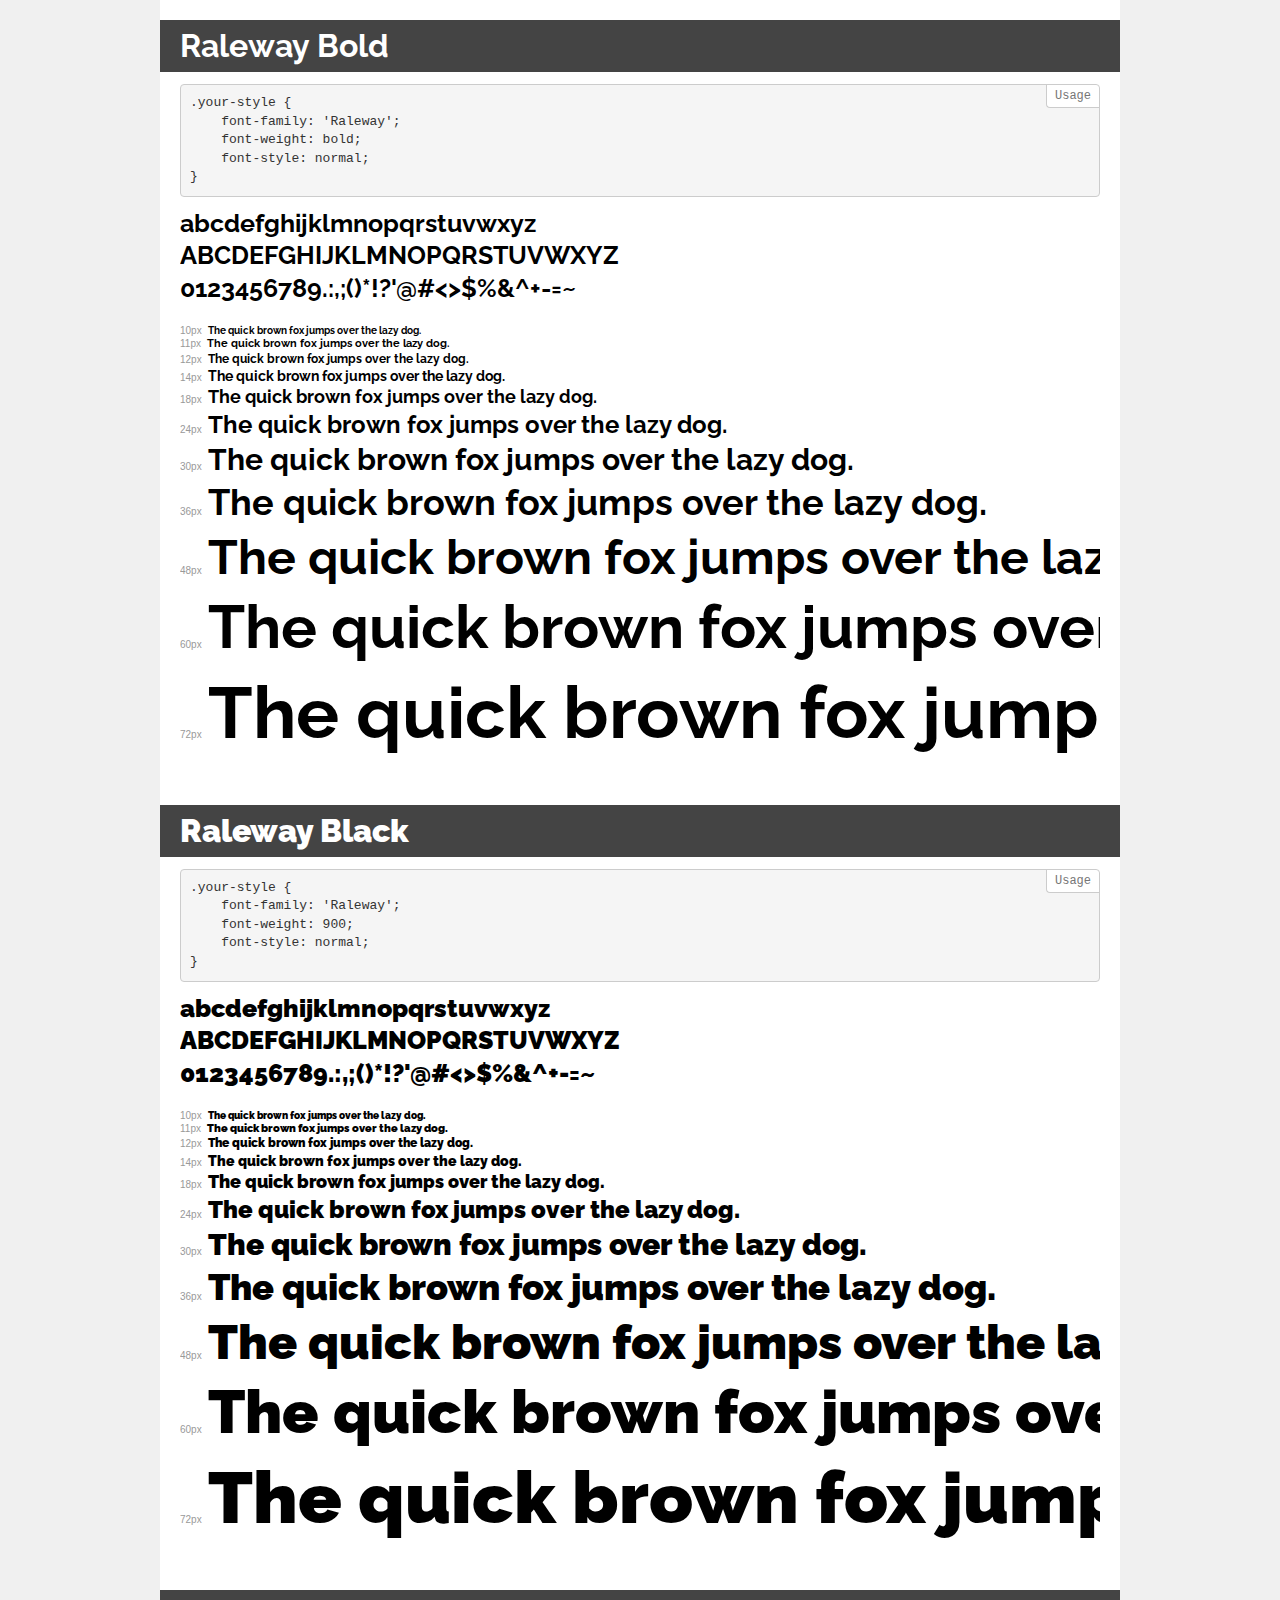
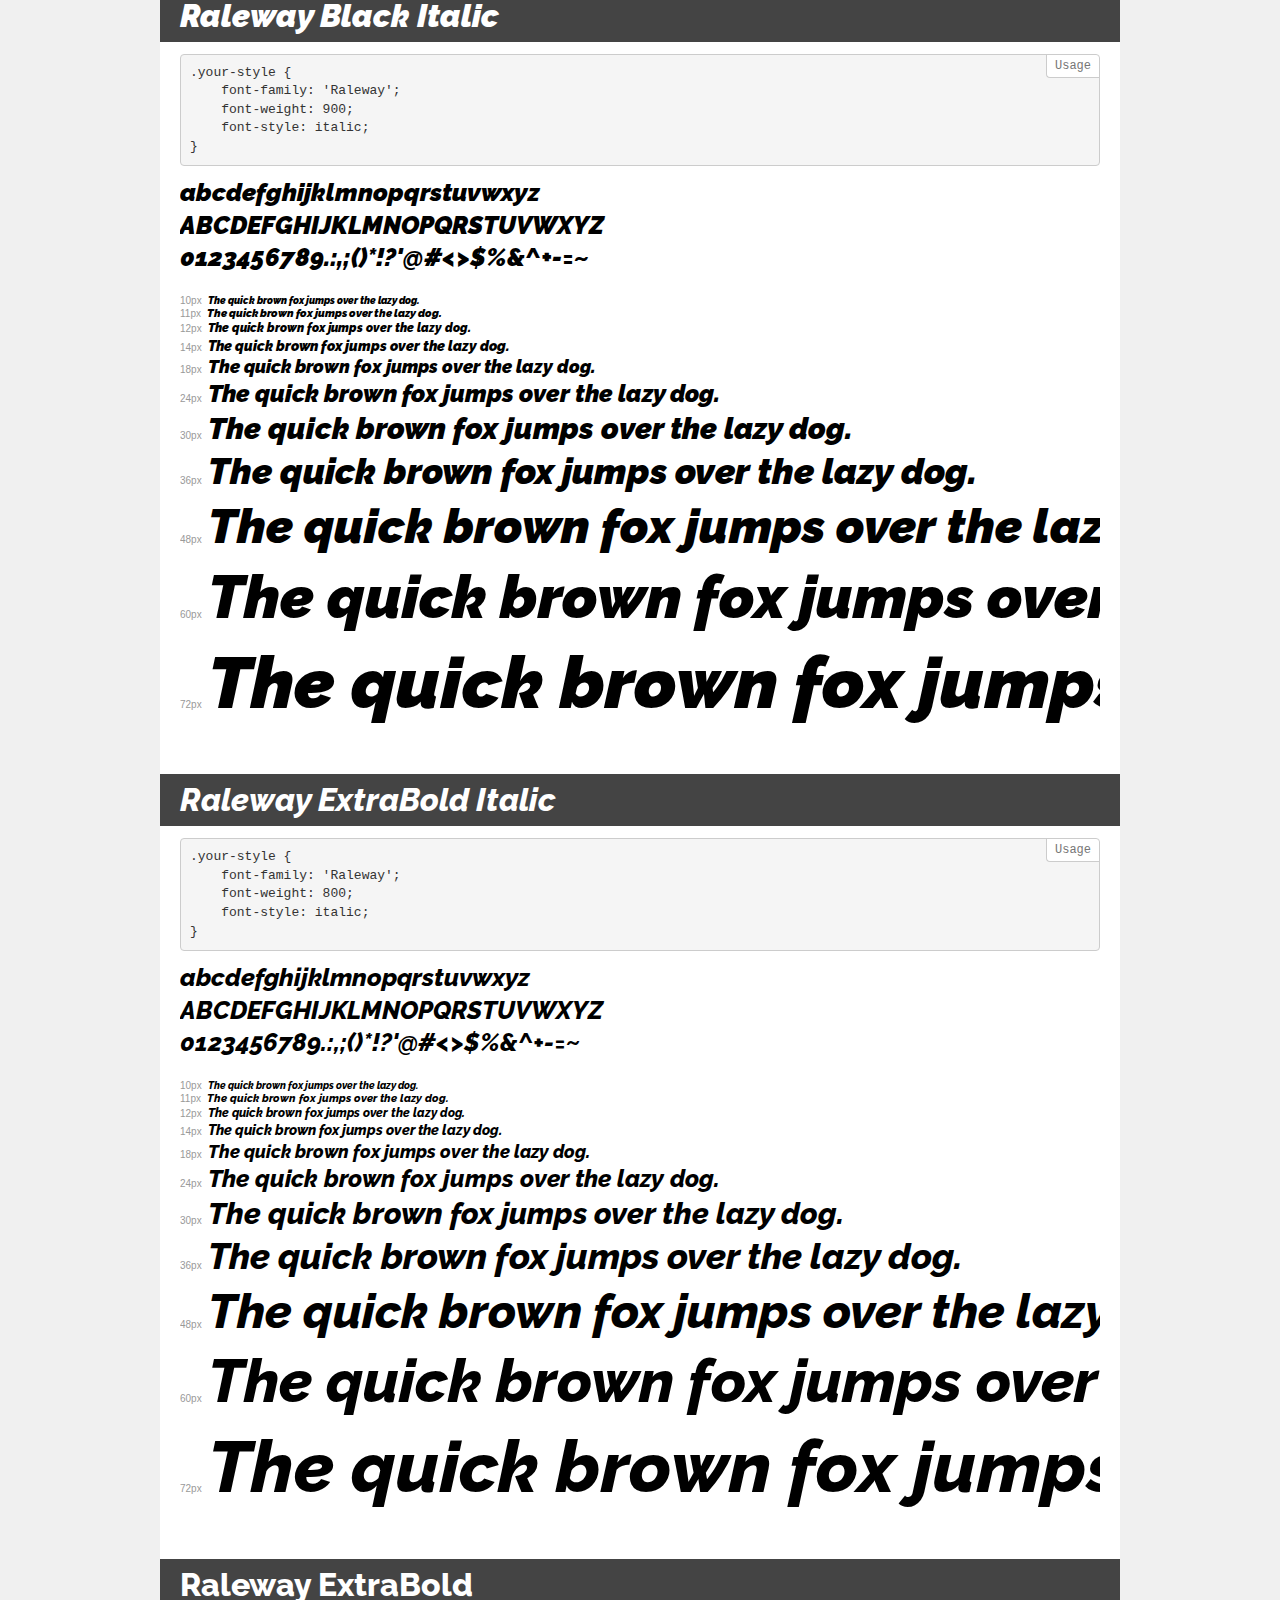
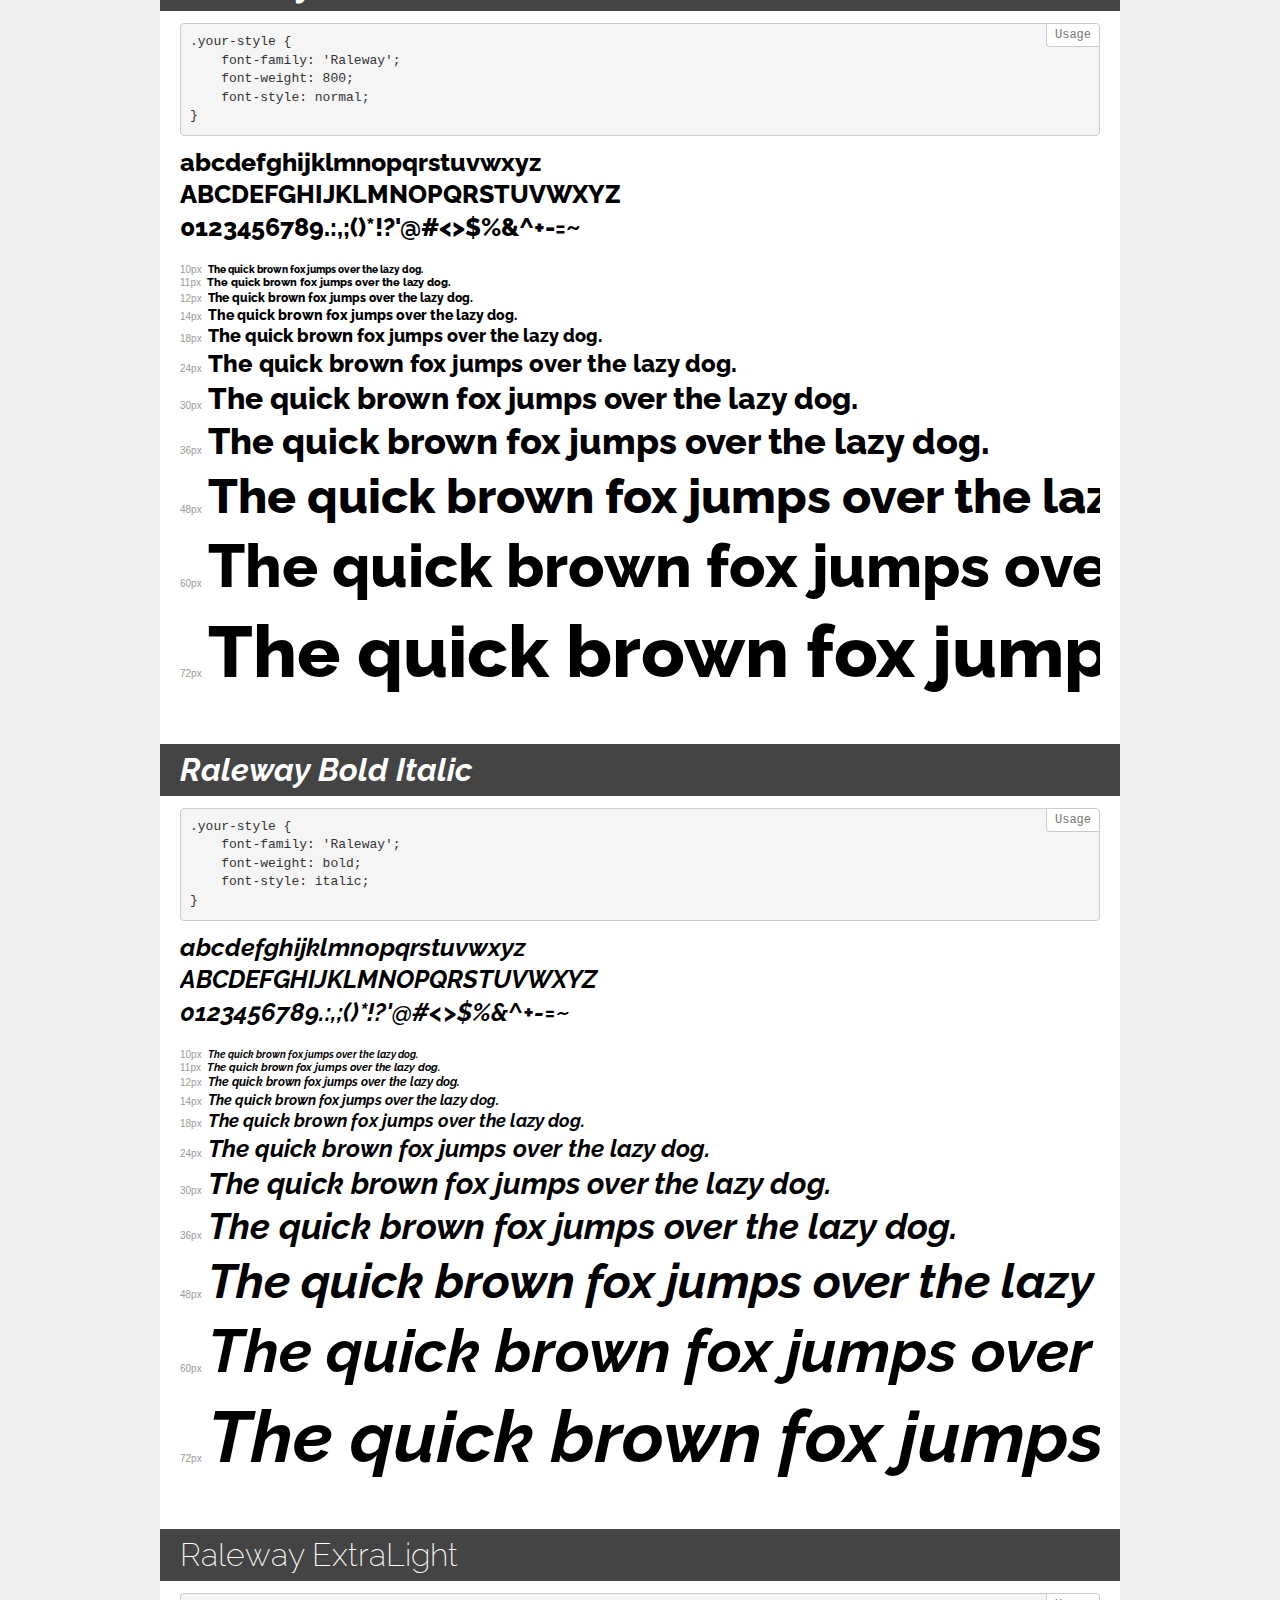
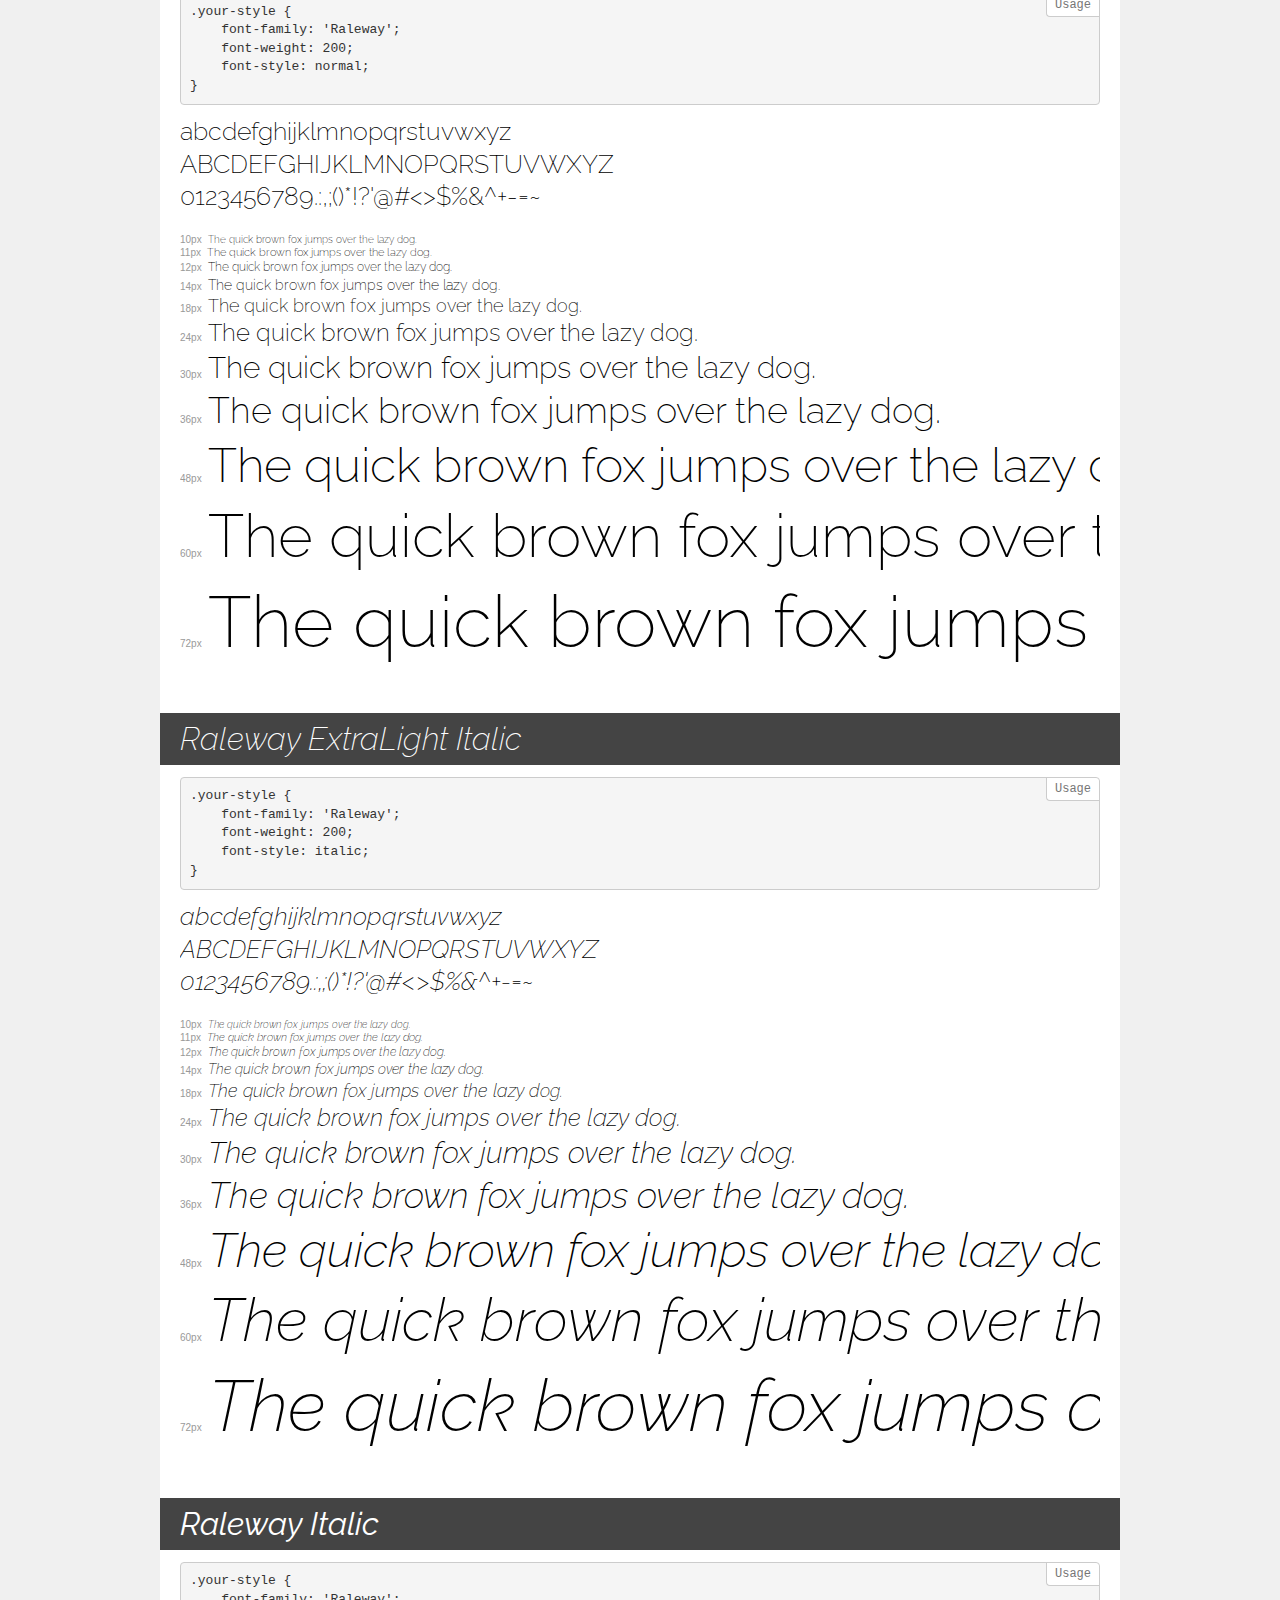
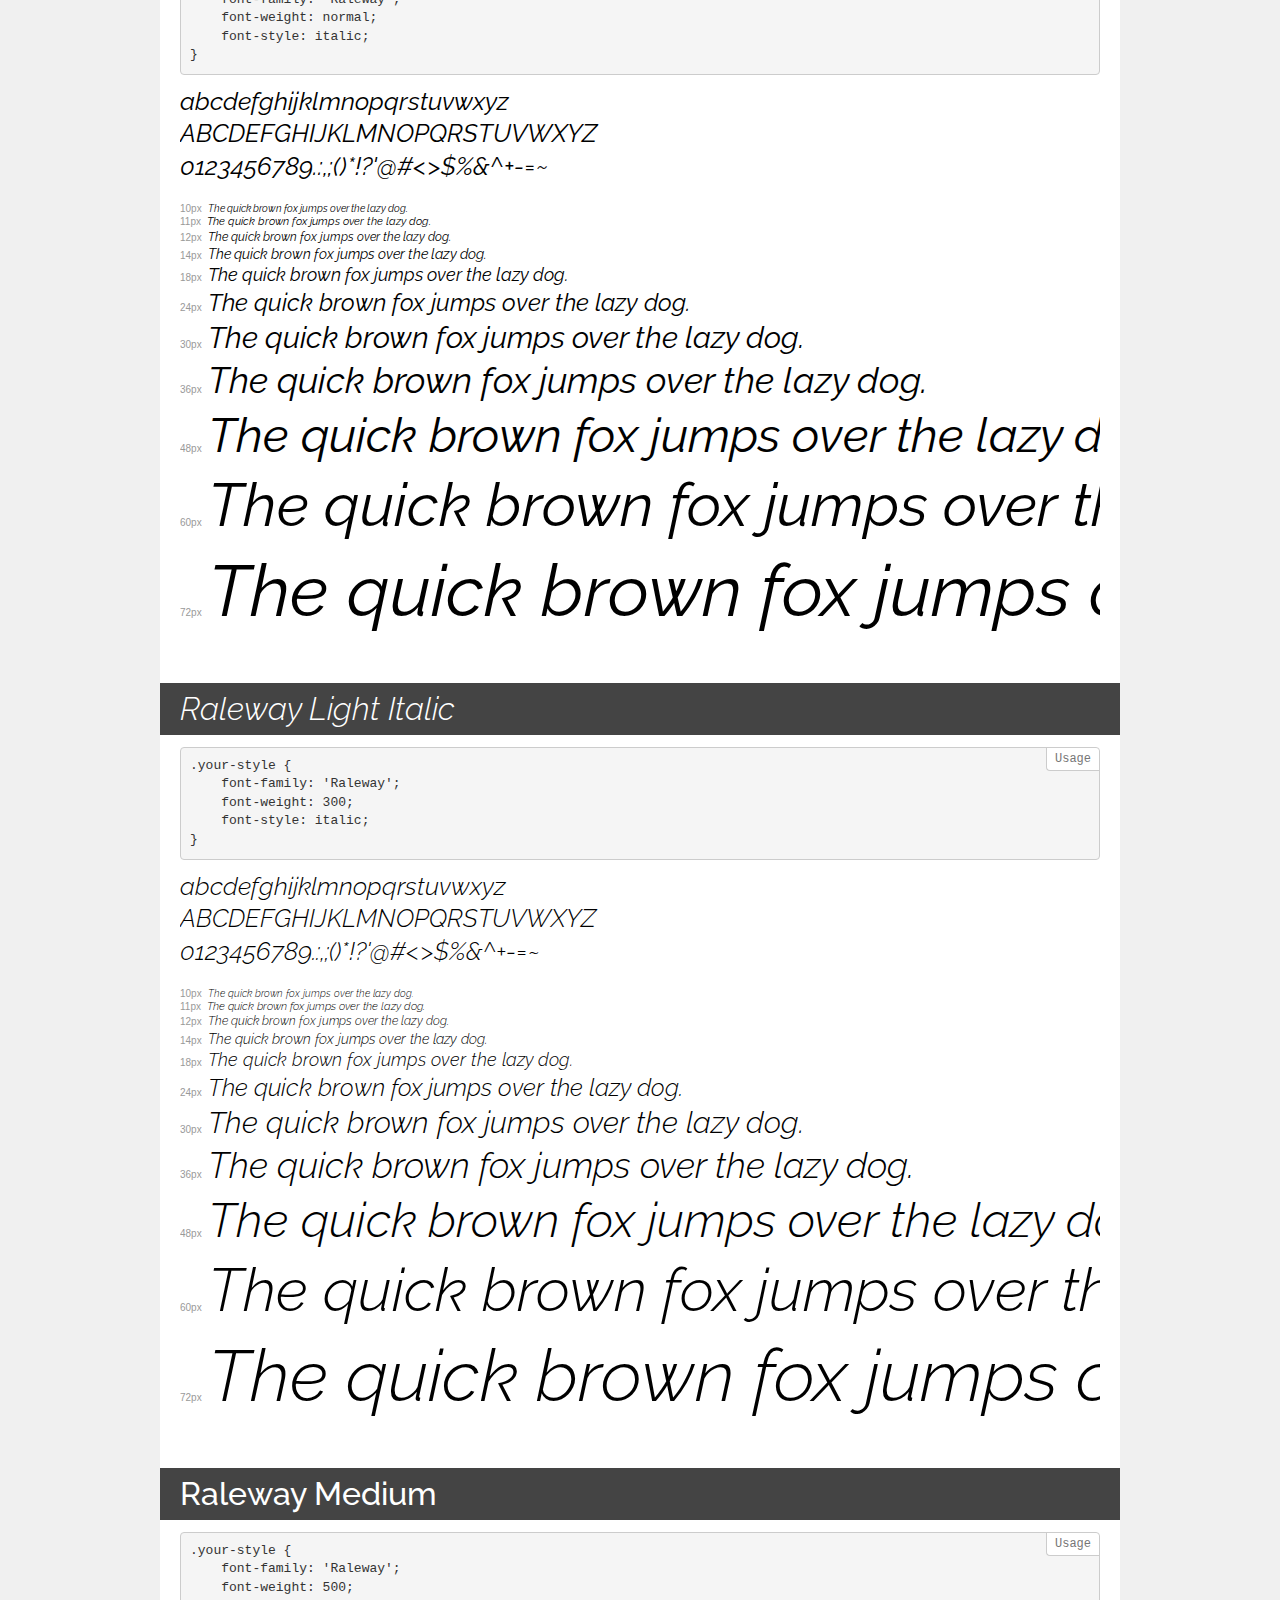
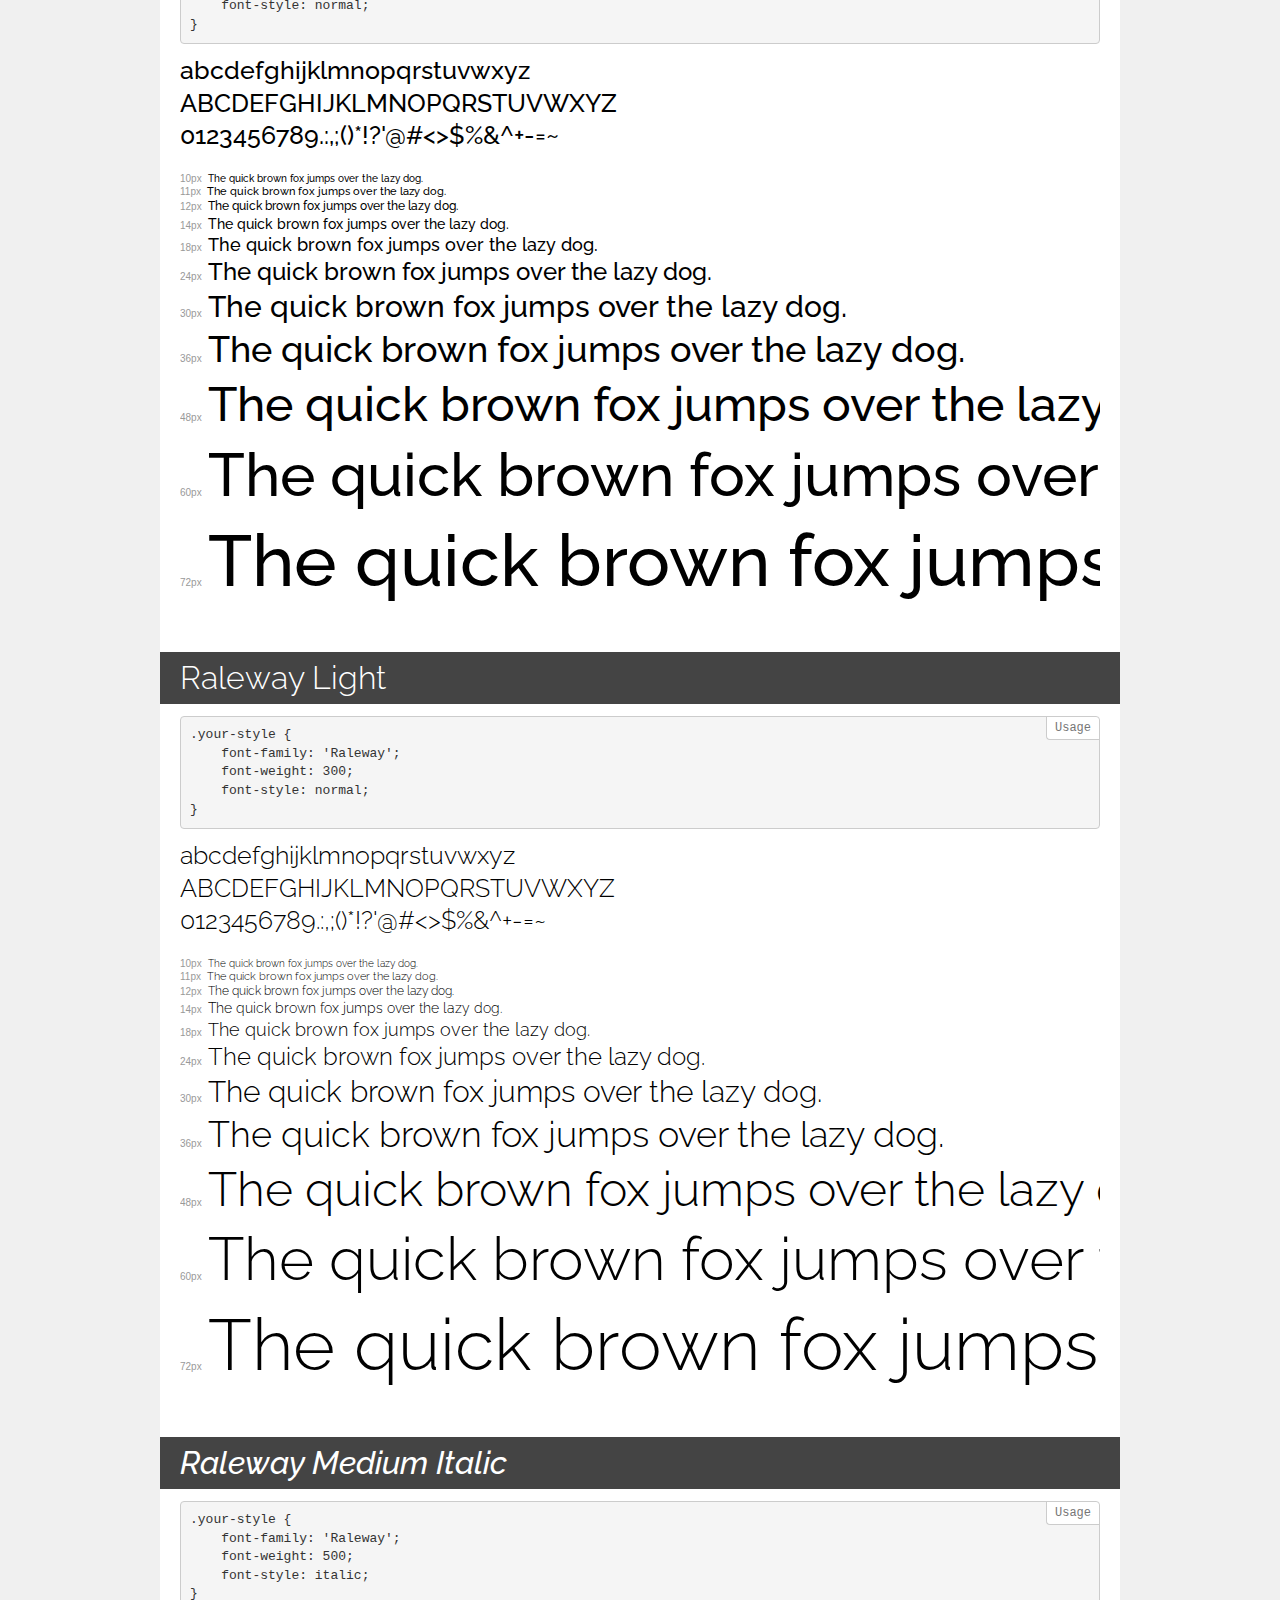
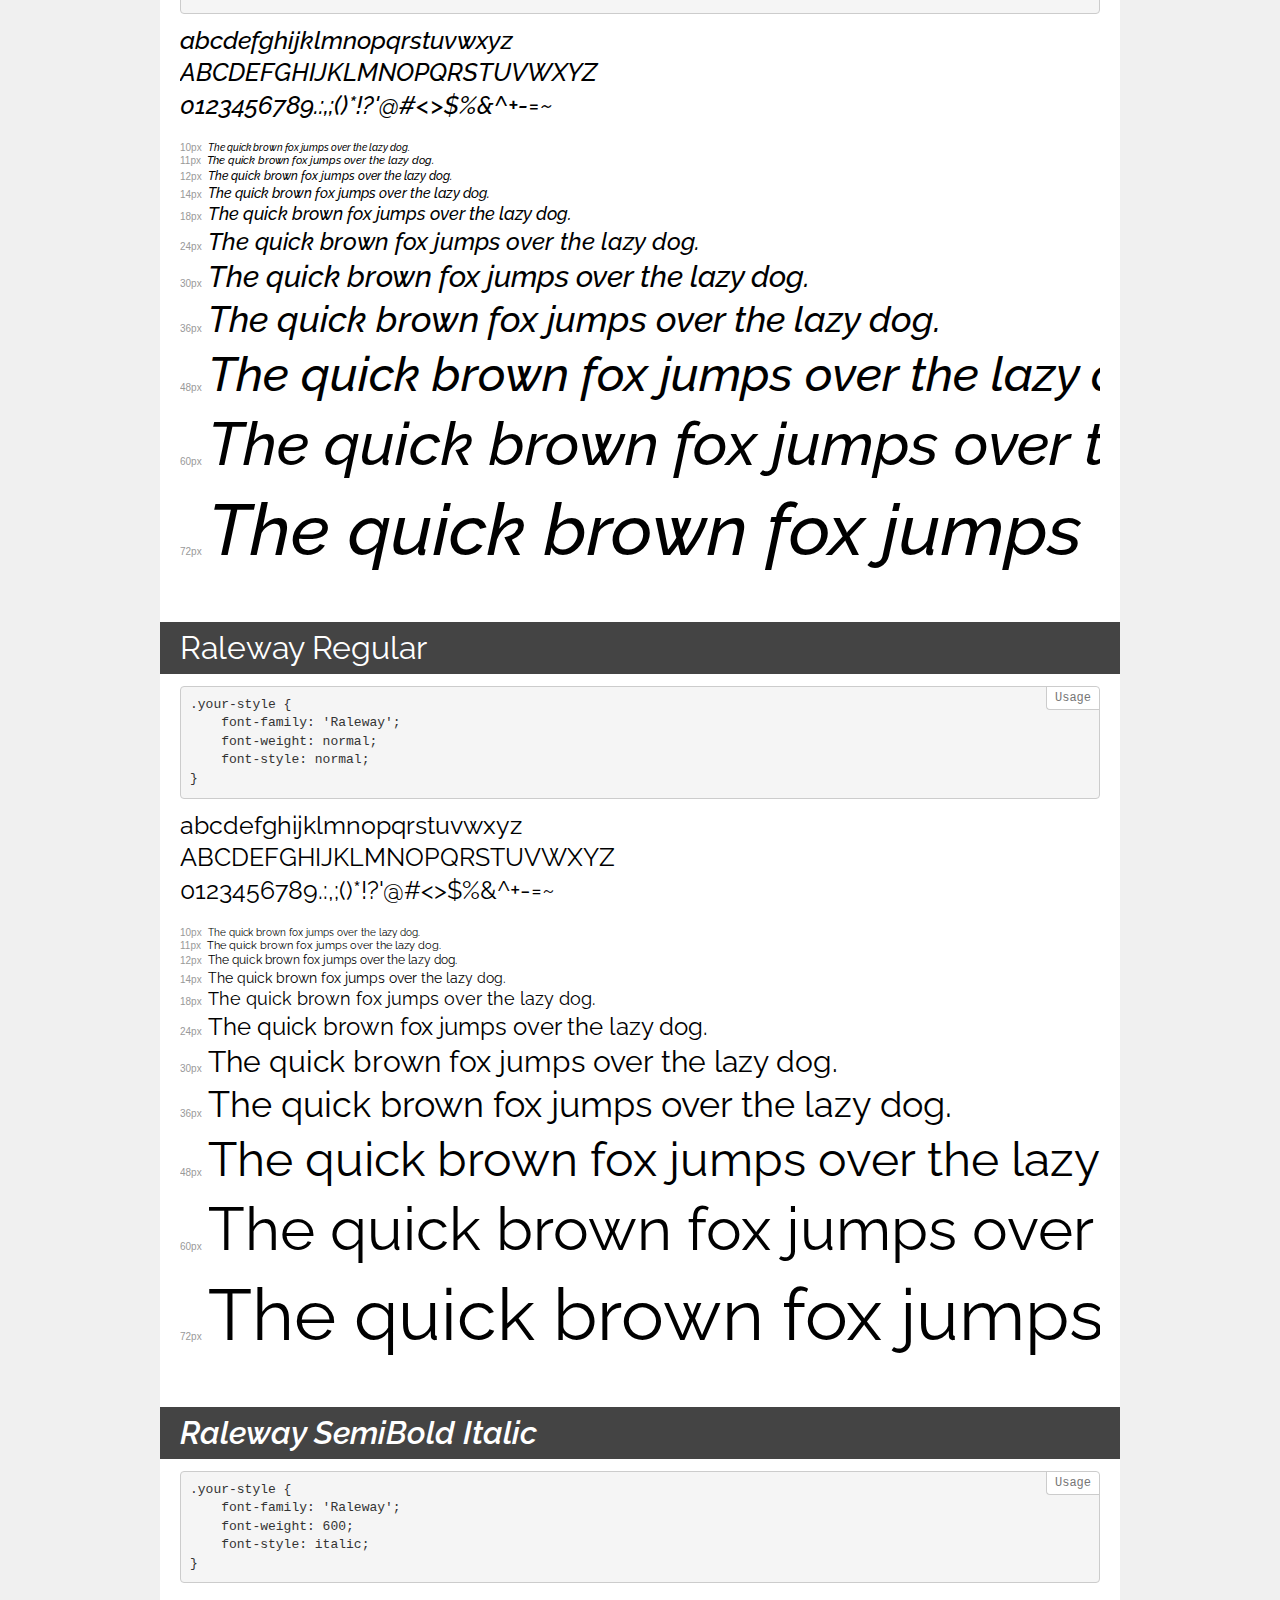
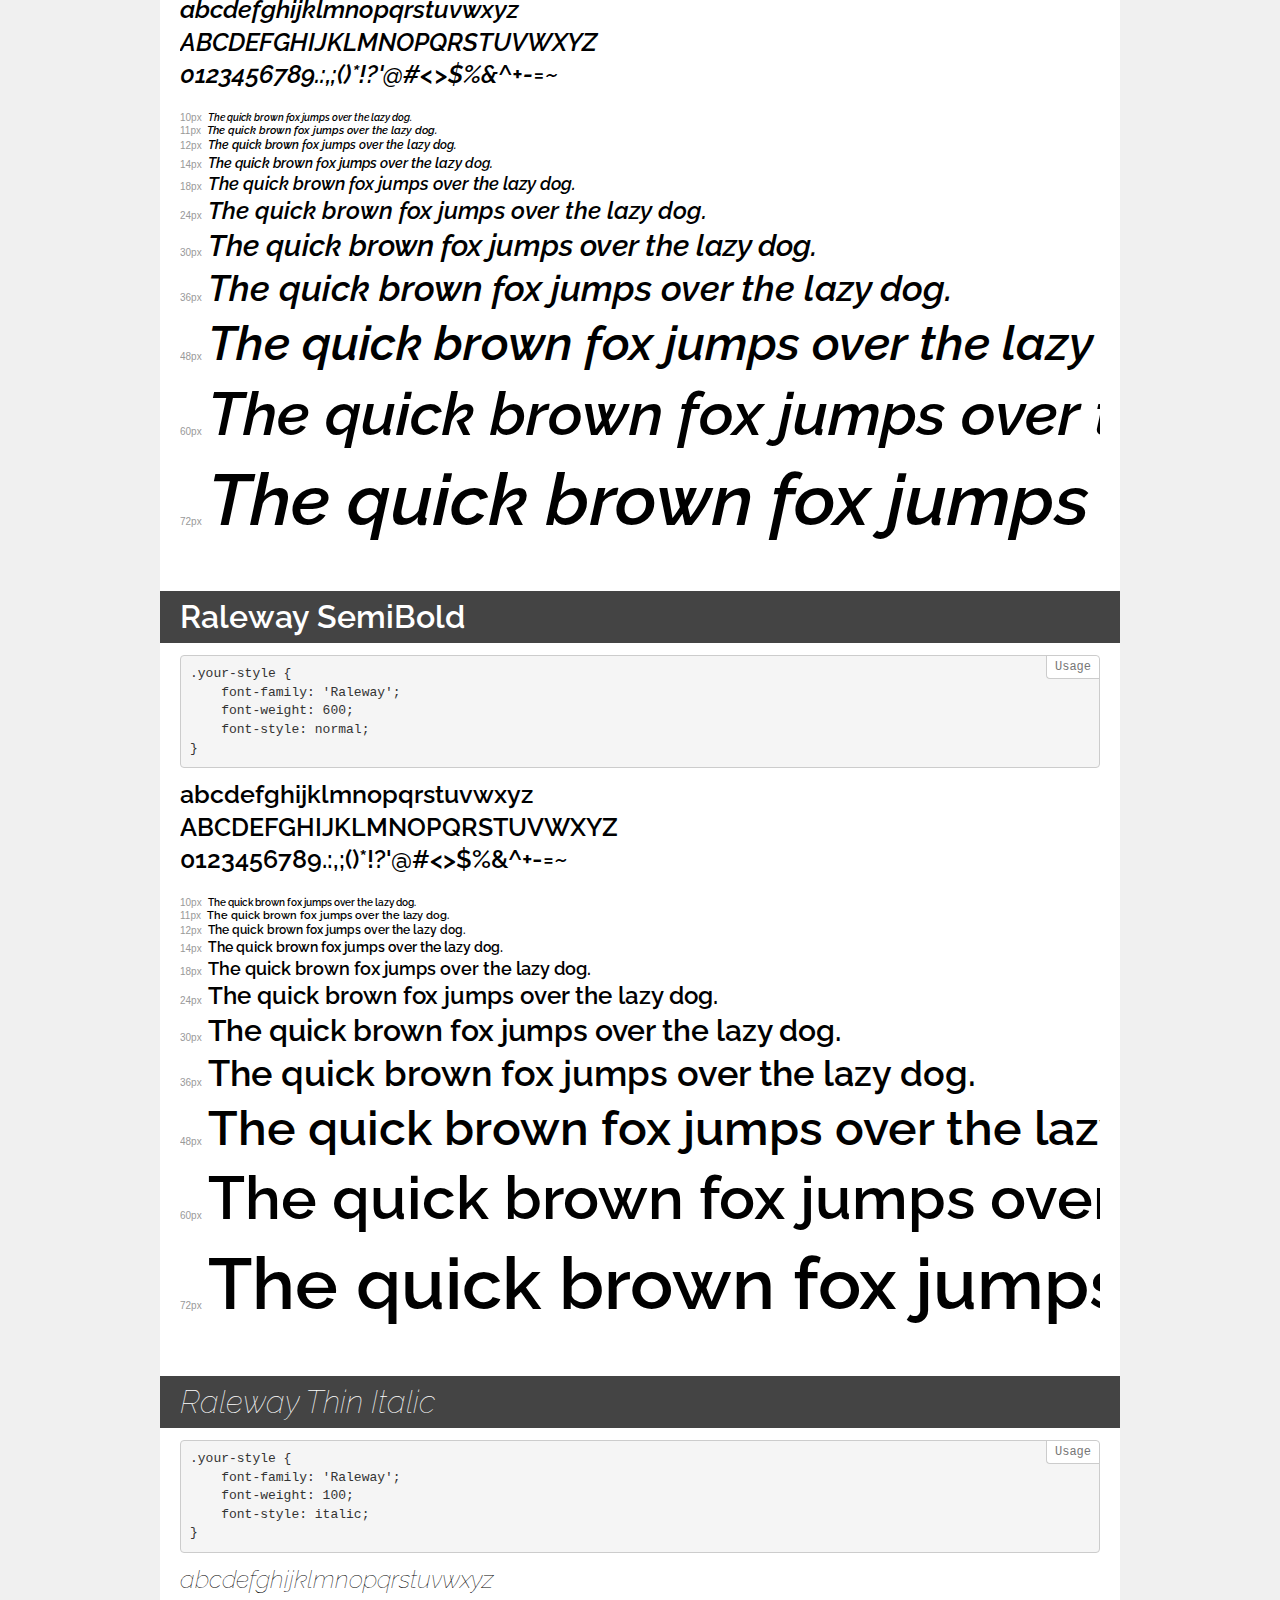
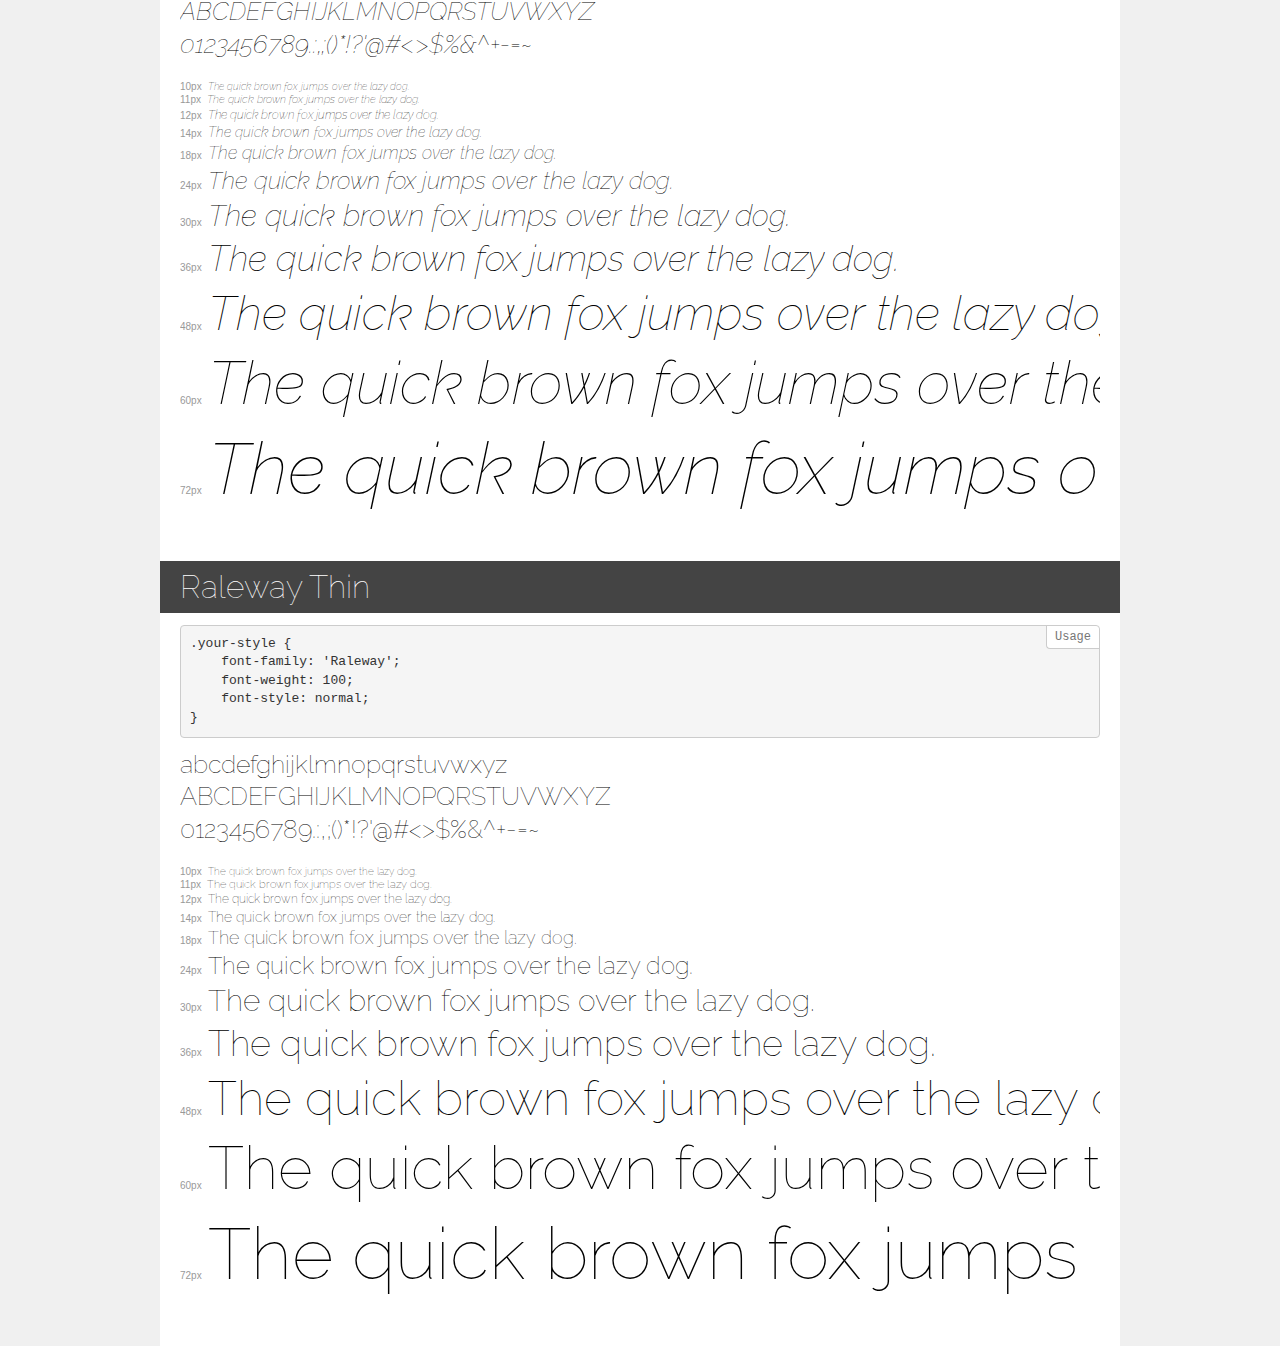
<file: 2. Some cards for a web app/fonts/Raleway/demo.html>
<!DOCTYPE html>
<html lang="en">
<head>
    <meta charset="utf-8">
    <meta http-equiv="X-UA-Compatible" content="IE=edge">
    <meta name="viewport" content="width=device-width, initial-scale=1">
    <meta name="robots" content="noindex, noarchive">
    <meta name="format-detection" content="telephone=no">
    <title>Transfonter demo</title>
    <link href="stylesheet.css" rel="stylesheet">
    <style>
        /*
        http://meyerweb.com/eric/tools/css/reset/
        v2.0 | 20110126
        License: none (public domain)
        */
        html, body, div, span, applet, object, iframe,
        h1, h2, h3, h4, h5, h6, p, blockquote, pre,
        a, abbr, acronym, address, big, cite, code,
        del, dfn, em, img, ins, kbd, q, s, samp,
        small, strike, strong, sub, sup, tt, var,
        b, u, i, center,
        dl, dt, dd, ol, ul, li,
        fieldset, form, label, legend,
        table, caption, tbody, tfoot, thead, tr, th, td,
        article, aside, canvas, details, embed,
        figure, figcaption, footer, header, hgroup,
        menu, nav, output, ruby, section, summary,
        time, mark, audio, video {
            margin: 0;
            padding: 0;
            border: 0;
            font-size: 100%;
            font: inherit;
            vertical-align: baseline;
        }
        /* HTML5 display-role reset for older browsers */
        article, aside, details, figcaption, figure,
        footer, header, hgroup, menu, nav, section {
            display: block;
        }
        body {
            line-height: 1;
        }
        ol, ul {
            list-style: none;
        }
        blockquote, q {
            quotes: none;
        }
        blockquote:before, blockquote:after,
        q:before, q:after {
            content: '';
            content: none;
        }
        table {
            border-collapse: collapse;
            border-spacing: 0;
        }
        /* demo styles */
        body {
            background: #f0f0f0;
            color: #000;
        }
        .page {
            background: #fff;
            width: 920px;
            margin: 0 auto;
            padding: 20px 20px 0 20px;
            overflow: hidden;
        }
        .font-container {
            overflow-x: auto;
            overflow-y: hidden;
            margin-bottom: 40px;
            line-height: 1.3;
            white-space: nowrap;
            padding-bottom: 5px;
        }
        h1 {
            position: relative;
            background: #444;
            font-size: 32px;
            color: #fff;
            padding: 10px 20px;
            margin: 0 -20px 12px -20px;
        }
        .letters {
            font-size: 25px;
            margin-bottom: 20px;
        }
        .s10:before {
            content: '10px';
        }
        .s11:before {
            content: '11px';
        }
        .s12:before {
            content: '12px';
        }
        .s14:before {
            content: '14px';
        }
        .s18:before {
            content: '18px';
        }
        .s24:before {
            content: '24px';
        }
        .s30:before {
            content: '30px';
        }
        .s36:before {
            content: '36px';
        }
        .s48:before {
            content: '48px';
        }
        .s60:before {
            content: '60px';
        }
        .s72:before {
            content: '72px';
        }
        .s10:before, .s11:before, .s12:before, .s14:before,
        .s18:before, .s24:before, .s30:before, .s36:before,
        .s48:before, .s60:before, .s72:before {
            font-family: Arial, sans-serif;
            font-size: 10px;
            font-weight: normal;
            font-style: normal;
            color: #999;
            padding-right: 6px;
        }
        pre {
            display: block;
            position: relative;
            padding: 9px;
            margin: 0 0 10px;
            font-family: Monaco, Menlo, Consolas, "Courier New", monospace;
            font-size: 13px;
            line-height: 1.428571429;
            color: #333;
            font-weight: normal;
            font-style: normal;
            background-color: #f5f5f5;
            border: 1px solid #ccc;
            overflow-x: auto;
            border-radius: 4px;
        }
        pre:after {
            display: block;
            position: absolute;
            right: 0;
            top: 0;
            content: 'Usage';
            line-height: 1;
            padding: 5px 8px;
            font-size: 12px;
            color: #767676;
            background-color: #fff;
            border: 1px solid #ccc;
            border-right: none;
            border-top: none;
            border-radius: 0 4px 0 4px;
            z-index: 10;
        }
        /* responsive */
        @media (max-width: 959px) {
            .page {
                width: auto;
                margin: 0;
            }
        }
    </style>
</head>
<body>
<div class="page">
    <div class="demo">
        <h1 style="font-family: 'Raleway'; font-weight: bold; font-style: normal;">Raleway Bold</h1>
        <pre>.your-style {
    font-family: 'Raleway';
    font-weight: bold;
    font-style: normal;
}</pre>
        <div class="font-container" style="font-family: 'Raleway'; font-weight: bold; font-style: normal;">
            <p class="letters">
                abcdefghijklmnopqrstuvwxyz<br>
ABCDEFGHIJKLMNOPQRSTUVWXYZ<br>
                0123456789.:,;()*!?'@#<>$%&^+-=~
            </p>
            <p class="s10" style="font-size: 10px;">The quick brown fox jumps over the lazy dog.</p>
            <p class="s11" style="font-size: 11px;">The quick brown fox jumps over the lazy dog.</p>
            <p class="s12" style="font-size: 12px;">The quick brown fox jumps over the lazy dog.</p>
            <p class="s14" style="font-size: 14px;">The quick brown fox jumps over the lazy dog.</p>
            <p class="s18" style="font-size: 18px;">The quick brown fox jumps over the lazy dog.</p>
            <p class="s24" style="font-size: 24px;">The quick brown fox jumps over the lazy dog.</p>
            <p class="s30" style="font-size: 30px;">The quick brown fox jumps over the lazy dog.</p>
            <p class="s36" style="font-size: 36px;">The quick brown fox jumps over the lazy dog.</p>
            <p class="s48" style="font-size: 48px;">The quick brown fox jumps over the lazy dog.</p>
            <p class="s60" style="font-size: 60px;">The quick brown fox jumps over the lazy dog.</p>
            <p class="s72" style="font-size: 72px;">The quick brown fox jumps over the lazy dog.</p>
        </div>
    </div>
    <div class="demo">
        <h1 style="font-family: 'Raleway'; font-weight: 900; font-style: normal;">Raleway Black</h1>
        <pre>.your-style {
    font-family: 'Raleway';
    font-weight: 900;
    font-style: normal;
}</pre>
        <div class="font-container" style="font-family: 'Raleway'; font-weight: 900; font-style: normal;">
            <p class="letters">
                abcdefghijklmnopqrstuvwxyz<br>
ABCDEFGHIJKLMNOPQRSTUVWXYZ<br>
                0123456789.:,;()*!?'@#<>$%&^+-=~
            </p>
            <p class="s10" style="font-size: 10px;">The quick brown fox jumps over the lazy dog.</p>
            <p class="s11" style="font-size: 11px;">The quick brown fox jumps over the lazy dog.</p>
            <p class="s12" style="font-size: 12px;">The quick brown fox jumps over the lazy dog.</p>
            <p class="s14" style="font-size: 14px;">The quick brown fox jumps over the lazy dog.</p>
            <p class="s18" style="font-size: 18px;">The quick brown fox jumps over the lazy dog.</p>
            <p class="s24" style="font-size: 24px;">The quick brown fox jumps over the lazy dog.</p>
            <p class="s30" style="font-size: 30px;">The quick brown fox jumps over the lazy dog.</p>
            <p class="s36" style="font-size: 36px;">The quick brown fox jumps over the lazy dog.</p>
            <p class="s48" style="font-size: 48px;">The quick brown fox jumps over the lazy dog.</p>
            <p class="s60" style="font-size: 60px;">The quick brown fox jumps over the lazy dog.</p>
            <p class="s72" style="font-size: 72px;">The quick brown fox jumps over the lazy dog.</p>
        </div>
    </div>
    <div class="demo">
        <h1 style="font-family: 'Raleway'; font-weight: 900; font-style: italic;">Raleway Black Italic</h1>
        <pre>.your-style {
    font-family: 'Raleway';
    font-weight: 900;
    font-style: italic;
}</pre>
        <div class="font-container" style="font-family: 'Raleway'; font-weight: 900; font-style: italic;">
            <p class="letters">
                abcdefghijklmnopqrstuvwxyz<br>
ABCDEFGHIJKLMNOPQRSTUVWXYZ<br>
                0123456789.:,;()*!?'@#<>$%&^+-=~
            </p>
            <p class="s10" style="font-size: 10px;">The quick brown fox jumps over the lazy dog.</p>
            <p class="s11" style="font-size: 11px;">The quick brown fox jumps over the lazy dog.</p>
            <p class="s12" style="font-size: 12px;">The quick brown fox jumps over the lazy dog.</p>
            <p class="s14" style="font-size: 14px;">The quick brown fox jumps over the lazy dog.</p>
            <p class="s18" style="font-size: 18px;">The quick brown fox jumps over the lazy dog.</p>
            <p class="s24" style="font-size: 24px;">The quick brown fox jumps over the lazy dog.</p>
            <p class="s30" style="font-size: 30px;">The quick brown fox jumps over the lazy dog.</p>
            <p class="s36" style="font-size: 36px;">The quick brown fox jumps over the lazy dog.</p>
            <p class="s48" style="font-size: 48px;">The quick brown fox jumps over the lazy dog.</p>
            <p class="s60" style="font-size: 60px;">The quick brown fox jumps over the lazy dog.</p>
            <p class="s72" style="font-size: 72px;">The quick brown fox jumps over the lazy dog.</p>
        </div>
    </div>
    <div class="demo">
        <h1 style="font-family: 'Raleway'; font-weight: 800; font-style: italic;">Raleway ExtraBold Italic</h1>
        <pre>.your-style {
    font-family: 'Raleway';
    font-weight: 800;
    font-style: italic;
}</pre>
        <div class="font-container" style="font-family: 'Raleway'; font-weight: 800; font-style: italic;">
            <p class="letters">
                abcdefghijklmnopqrstuvwxyz<br>
ABCDEFGHIJKLMNOPQRSTUVWXYZ<br>
                0123456789.:,;()*!?'@#<>$%&^+-=~
            </p>
            <p class="s10" style="font-size: 10px;">The quick brown fox jumps over the lazy dog.</p>
            <p class="s11" style="font-size: 11px;">The quick brown fox jumps over the lazy dog.</p>
            <p class="s12" style="font-size: 12px;">The quick brown fox jumps over the lazy dog.</p>
            <p class="s14" style="font-size: 14px;">The quick brown fox jumps over the lazy dog.</p>
            <p class="s18" style="font-size: 18px;">The quick brown fox jumps over the lazy dog.</p>
            <p class="s24" style="font-size: 24px;">The quick brown fox jumps over the lazy dog.</p>
            <p class="s30" style="font-size: 30px;">The quick brown fox jumps over the lazy dog.</p>
            <p class="s36" style="font-size: 36px;">The quick brown fox jumps over the lazy dog.</p>
            <p class="s48" style="font-size: 48px;">The quick brown fox jumps over the lazy dog.</p>
            <p class="s60" style="font-size: 60px;">The quick brown fox jumps over the lazy dog.</p>
            <p class="s72" style="font-size: 72px;">The quick brown fox jumps over the lazy dog.</p>
        </div>
    </div>
    <div class="demo">
        <h1 style="font-family: 'Raleway'; font-weight: 800; font-style: normal;">Raleway ExtraBold</h1>
        <pre>.your-style {
    font-family: 'Raleway';
    font-weight: 800;
    font-style: normal;
}</pre>
        <div class="font-container" style="font-family: 'Raleway'; font-weight: 800; font-style: normal;">
            <p class="letters">
                abcdefghijklmnopqrstuvwxyz<br>
ABCDEFGHIJKLMNOPQRSTUVWXYZ<br>
                0123456789.:,;()*!?'@#<>$%&^+-=~
            </p>
            <p class="s10" style="font-size: 10px;">The quick brown fox jumps over the lazy dog.</p>
            <p class="s11" style="font-size: 11px;">The quick brown fox jumps over the lazy dog.</p>
            <p class="s12" style="font-size: 12px;">The quick brown fox jumps over the lazy dog.</p>
            <p class="s14" style="font-size: 14px;">The quick brown fox jumps over the lazy dog.</p>
            <p class="s18" style="font-size: 18px;">The quick brown fox jumps over the lazy dog.</p>
            <p class="s24" style="font-size: 24px;">The quick brown fox jumps over the lazy dog.</p>
            <p class="s30" style="font-size: 30px;">The quick brown fox jumps over the lazy dog.</p>
            <p class="s36" style="font-size: 36px;">The quick brown fox jumps over the lazy dog.</p>
            <p class="s48" style="font-size: 48px;">The quick brown fox jumps over the lazy dog.</p>
            <p class="s60" style="font-size: 60px;">The quick brown fox jumps over the lazy dog.</p>
            <p class="s72" style="font-size: 72px;">The quick brown fox jumps over the lazy dog.</p>
        </div>
    </div>
    <div class="demo">
        <h1 style="font-family: 'Raleway'; font-weight: bold; font-style: italic;">Raleway Bold Italic</h1>
        <pre>.your-style {
    font-family: 'Raleway';
    font-weight: bold;
    font-style: italic;
}</pre>
        <div class="font-container" style="font-family: 'Raleway'; font-weight: bold; font-style: italic;">
            <p class="letters">
                abcdefghijklmnopqrstuvwxyz<br>
ABCDEFGHIJKLMNOPQRSTUVWXYZ<br>
                0123456789.:,;()*!?'@#<>$%&^+-=~
            </p>
            <p class="s10" style="font-size: 10px;">The quick brown fox jumps over the lazy dog.</p>
            <p class="s11" style="font-size: 11px;">The quick brown fox jumps over the lazy dog.</p>
            <p class="s12" style="font-size: 12px;">The quick brown fox jumps over the lazy dog.</p>
            <p class="s14" style="font-size: 14px;">The quick brown fox jumps over the lazy dog.</p>
            <p class="s18" style="font-size: 18px;">The quick brown fox jumps over the lazy dog.</p>
            <p class="s24" style="font-size: 24px;">The quick brown fox jumps over the lazy dog.</p>
            <p class="s30" style="font-size: 30px;">The quick brown fox jumps over the lazy dog.</p>
            <p class="s36" style="font-size: 36px;">The quick brown fox jumps over the lazy dog.</p>
            <p class="s48" style="font-size: 48px;">The quick brown fox jumps over the lazy dog.</p>
            <p class="s60" style="font-size: 60px;">The quick brown fox jumps over the lazy dog.</p>
            <p class="s72" style="font-size: 72px;">The quick brown fox jumps over the lazy dog.</p>
        </div>
    </div>
    <div class="demo">
        <h1 style="font-family: 'Raleway'; font-weight: 200; font-style: normal;">Raleway ExtraLight</h1>
        <pre>.your-style {
    font-family: 'Raleway';
    font-weight: 200;
    font-style: normal;
}</pre>
        <div class="font-container" style="font-family: 'Raleway'; font-weight: 200; font-style: normal;">
            <p class="letters">
                abcdefghijklmnopqrstuvwxyz<br>
ABCDEFGHIJKLMNOPQRSTUVWXYZ<br>
                0123456789.:,;()*!?'@#<>$%&^+-=~
            </p>
            <p class="s10" style="font-size: 10px;">The quick brown fox jumps over the lazy dog.</p>
            <p class="s11" style="font-size: 11px;">The quick brown fox jumps over the lazy dog.</p>
            <p class="s12" style="font-size: 12px;">The quick brown fox jumps over the lazy dog.</p>
            <p class="s14" style="font-size: 14px;">The quick brown fox jumps over the lazy dog.</p>
            <p class="s18" style="font-size: 18px;">The quick brown fox jumps over the lazy dog.</p>
            <p class="s24" style="font-size: 24px;">The quick brown fox jumps over the lazy dog.</p>
            <p class="s30" style="font-size: 30px;">The quick brown fox jumps over the lazy dog.</p>
            <p class="s36" style="font-size: 36px;">The quick brown fox jumps over the lazy dog.</p>
            <p class="s48" style="font-size: 48px;">The quick brown fox jumps over the lazy dog.</p>
            <p class="s60" style="font-size: 60px;">The quick brown fox jumps over the lazy dog.</p>
            <p class="s72" style="font-size: 72px;">The quick brown fox jumps over the lazy dog.</p>
        </div>
    </div>
    <div class="demo">
        <h1 style="font-family: 'Raleway'; font-weight: 200; font-style: italic;">Raleway ExtraLight Italic</h1>
        <pre>.your-style {
    font-family: 'Raleway';
    font-weight: 200;
    font-style: italic;
}</pre>
        <div class="font-container" style="font-family: 'Raleway'; font-weight: 200; font-style: italic;">
            <p class="letters">
                abcdefghijklmnopqrstuvwxyz<br>
ABCDEFGHIJKLMNOPQRSTUVWXYZ<br>
                0123456789.:,;()*!?'@#<>$%&^+-=~
            </p>
            <p class="s10" style="font-size: 10px;">The quick brown fox jumps over the lazy dog.</p>
            <p class="s11" style="font-size: 11px;">The quick brown fox jumps over the lazy dog.</p>
            <p class="s12" style="font-size: 12px;">The quick brown fox jumps over the lazy dog.</p>
            <p class="s14" style="font-size: 14px;">The quick brown fox jumps over the lazy dog.</p>
            <p class="s18" style="font-size: 18px;">The quick brown fox jumps over the lazy dog.</p>
            <p class="s24" style="font-size: 24px;">The quick brown fox jumps over the lazy dog.</p>
            <p class="s30" style="font-size: 30px;">The quick brown fox jumps over the lazy dog.</p>
            <p class="s36" style="font-size: 36px;">The quick brown fox jumps over the lazy dog.</p>
            <p class="s48" style="font-size: 48px;">The quick brown fox jumps over the lazy dog.</p>
            <p class="s60" style="font-size: 60px;">The quick brown fox jumps over the lazy dog.</p>
            <p class="s72" style="font-size: 72px;">The quick brown fox jumps over the lazy dog.</p>
        </div>
    </div>
    <div class="demo">
        <h1 style="font-family: 'Raleway'; font-weight: normal; font-style: italic;">Raleway Italic</h1>
        <pre>.your-style {
    font-family: 'Raleway';
    font-weight: normal;
    font-style: italic;
}</pre>
        <div class="font-container" style="font-family: 'Raleway'; font-weight: normal; font-style: italic;">
            <p class="letters">
                abcdefghijklmnopqrstuvwxyz<br>
ABCDEFGHIJKLMNOPQRSTUVWXYZ<br>
                0123456789.:,;()*!?'@#<>$%&^+-=~
            </p>
            <p class="s10" style="font-size: 10px;">The quick brown fox jumps over the lazy dog.</p>
            <p class="s11" style="font-size: 11px;">The quick brown fox jumps over the lazy dog.</p>
            <p class="s12" style="font-size: 12px;">The quick brown fox jumps over the lazy dog.</p>
            <p class="s14" style="font-size: 14px;">The quick brown fox jumps over the lazy dog.</p>
            <p class="s18" style="font-size: 18px;">The quick brown fox jumps over the lazy dog.</p>
            <p class="s24" style="font-size: 24px;">The quick brown fox jumps over the lazy dog.</p>
            <p class="s30" style="font-size: 30px;">The quick brown fox jumps over the lazy dog.</p>
            <p class="s36" style="font-size: 36px;">The quick brown fox jumps over the lazy dog.</p>
            <p class="s48" style="font-size: 48px;">The quick brown fox jumps over the lazy dog.</p>
            <p class="s60" style="font-size: 60px;">The quick brown fox jumps over the lazy dog.</p>
            <p class="s72" style="font-size: 72px;">The quick brown fox jumps over the lazy dog.</p>
        </div>
    </div>
    <div class="demo">
        <h1 style="font-family: 'Raleway'; font-weight: 300; font-style: italic;">Raleway Light Italic</h1>
        <pre>.your-style {
    font-family: 'Raleway';
    font-weight: 300;
    font-style: italic;
}</pre>
        <div class="font-container" style="font-family: 'Raleway'; font-weight: 300; font-style: italic;">
            <p class="letters">
                abcdefghijklmnopqrstuvwxyz<br>
ABCDEFGHIJKLMNOPQRSTUVWXYZ<br>
                0123456789.:,;()*!?'@#<>$%&^+-=~
            </p>
            <p class="s10" style="font-size: 10px;">The quick brown fox jumps over the lazy dog.</p>
            <p class="s11" style="font-size: 11px;">The quick brown fox jumps over the lazy dog.</p>
            <p class="s12" style="font-size: 12px;">The quick brown fox jumps over the lazy dog.</p>
            <p class="s14" style="font-size: 14px;">The quick brown fox jumps over the lazy dog.</p>
            <p class="s18" style="font-size: 18px;">The quick brown fox jumps over the lazy dog.</p>
            <p class="s24" style="font-size: 24px;">The quick brown fox jumps over the lazy dog.</p>
            <p class="s30" style="font-size: 30px;">The quick brown fox jumps over the lazy dog.</p>
            <p class="s36" style="font-size: 36px;">The quick brown fox jumps over the lazy dog.</p>
            <p class="s48" style="font-size: 48px;">The quick brown fox jumps over the lazy dog.</p>
            <p class="s60" style="font-size: 60px;">The quick brown fox jumps over the lazy dog.</p>
            <p class="s72" style="font-size: 72px;">The quick brown fox jumps over the lazy dog.</p>
        </div>
    </div>
    <div class="demo">
        <h1 style="font-family: 'Raleway'; font-weight: 500; font-style: normal;">Raleway Medium</h1>
        <pre>.your-style {
    font-family: 'Raleway';
    font-weight: 500;
    font-style: normal;
}</pre>
        <div class="font-container" style="font-family: 'Raleway'; font-weight: 500; font-style: normal;">
            <p class="letters">
                abcdefghijklmnopqrstuvwxyz<br>
ABCDEFGHIJKLMNOPQRSTUVWXYZ<br>
                0123456789.:,;()*!?'@#<>$%&^+-=~
            </p>
            <p class="s10" style="font-size: 10px;">The quick brown fox jumps over the lazy dog.</p>
            <p class="s11" style="font-size: 11px;">The quick brown fox jumps over the lazy dog.</p>
            <p class="s12" style="font-size: 12px;">The quick brown fox jumps over the lazy dog.</p>
            <p class="s14" style="font-size: 14px;">The quick brown fox jumps over the lazy dog.</p>
            <p class="s18" style="font-size: 18px;">The quick brown fox jumps over the lazy dog.</p>
            <p class="s24" style="font-size: 24px;">The quick brown fox jumps over the lazy dog.</p>
            <p class="s30" style="font-size: 30px;">The quick brown fox jumps over the lazy dog.</p>
            <p class="s36" style="font-size: 36px;">The quick brown fox jumps over the lazy dog.</p>
            <p class="s48" style="font-size: 48px;">The quick brown fox jumps over the lazy dog.</p>
            <p class="s60" style="font-size: 60px;">The quick brown fox jumps over the lazy dog.</p>
            <p class="s72" style="font-size: 72px;">The quick brown fox jumps over the lazy dog.</p>
        </div>
    </div>
    <div class="demo">
        <h1 style="font-family: 'Raleway'; font-weight: 300; font-style: normal;">Raleway Light</h1>
        <pre>.your-style {
    font-family: 'Raleway';
    font-weight: 300;
    font-style: normal;
}</pre>
        <div class="font-container" style="font-family: 'Raleway'; font-weight: 300; font-style: normal;">
            <p class="letters">
                abcdefghijklmnopqrstuvwxyz<br>
ABCDEFGHIJKLMNOPQRSTUVWXYZ<br>
                0123456789.:,;()*!?'@#<>$%&^+-=~
            </p>
            <p class="s10" style="font-size: 10px;">The quick brown fox jumps over the lazy dog.</p>
            <p class="s11" style="font-size: 11px;">The quick brown fox jumps over the lazy dog.</p>
            <p class="s12" style="font-size: 12px;">The quick brown fox jumps over the lazy dog.</p>
            <p class="s14" style="font-size: 14px;">The quick brown fox jumps over the lazy dog.</p>
            <p class="s18" style="font-size: 18px;">The quick brown fox jumps over the lazy dog.</p>
            <p class="s24" style="font-size: 24px;">The quick brown fox jumps over the lazy dog.</p>
            <p class="s30" style="font-size: 30px;">The quick brown fox jumps over the lazy dog.</p>
            <p class="s36" style="font-size: 36px;">The quick brown fox jumps over the lazy dog.</p>
            <p class="s48" style="font-size: 48px;">The quick brown fox jumps over the lazy dog.</p>
            <p class="s60" style="font-size: 60px;">The quick brown fox jumps over the lazy dog.</p>
            <p class="s72" style="font-size: 72px;">The quick brown fox jumps over the lazy dog.</p>
        </div>
    </div>
    <div class="demo">
        <h1 style="font-family: 'Raleway'; font-weight: 500; font-style: italic;">Raleway Medium Italic</h1>
        <pre>.your-style {
    font-family: 'Raleway';
    font-weight: 500;
    font-style: italic;
}</pre>
        <div class="font-container" style="font-family: 'Raleway'; font-weight: 500; font-style: italic;">
            <p class="letters">
                abcdefghijklmnopqrstuvwxyz<br>
ABCDEFGHIJKLMNOPQRSTUVWXYZ<br>
                0123456789.:,;()*!?'@#<>$%&^+-=~
            </p>
            <p class="s10" style="font-size: 10px;">The quick brown fox jumps over the lazy dog.</p>
            <p class="s11" style="font-size: 11px;">The quick brown fox jumps over the lazy dog.</p>
            <p class="s12" style="font-size: 12px;">The quick brown fox jumps over the lazy dog.</p>
            <p class="s14" style="font-size: 14px;">The quick brown fox jumps over the lazy dog.</p>
            <p class="s18" style="font-size: 18px;">The quick brown fox jumps over the lazy dog.</p>
            <p class="s24" style="font-size: 24px;">The quick brown fox jumps over the lazy dog.</p>
            <p class="s30" style="font-size: 30px;">The quick brown fox jumps over the lazy dog.</p>
            <p class="s36" style="font-size: 36px;">The quick brown fox jumps over the lazy dog.</p>
            <p class="s48" style="font-size: 48px;">The quick brown fox jumps over the lazy dog.</p>
            <p class="s60" style="font-size: 60px;">The quick brown fox jumps over the lazy dog.</p>
            <p class="s72" style="font-size: 72px;">The quick brown fox jumps over the lazy dog.</p>
        </div>
    </div>
    <div class="demo">
        <h1 style="font-family: 'Raleway'; font-weight: normal; font-style: normal;">Raleway Regular</h1>
        <pre>.your-style {
    font-family: 'Raleway';
    font-weight: normal;
    font-style: normal;
}</pre>
        <div class="font-container" style="font-family: 'Raleway'; font-weight: normal; font-style: normal;">
            <p class="letters">
                abcdefghijklmnopqrstuvwxyz<br>
ABCDEFGHIJKLMNOPQRSTUVWXYZ<br>
                0123456789.:,;()*!?'@#<>$%&^+-=~
            </p>
            <p class="s10" style="font-size: 10px;">The quick brown fox jumps over the lazy dog.</p>
            <p class="s11" style="font-size: 11px;">The quick brown fox jumps over the lazy dog.</p>
            <p class="s12" style="font-size: 12px;">The quick brown fox jumps over the lazy dog.</p>
            <p class="s14" style="font-size: 14px;">The quick brown fox jumps over the lazy dog.</p>
            <p class="s18" style="font-size: 18px;">The quick brown fox jumps over the lazy dog.</p>
            <p class="s24" style="font-size: 24px;">The quick brown fox jumps over the lazy dog.</p>
            <p class="s30" style="font-size: 30px;">The quick brown fox jumps over the lazy dog.</p>
            <p class="s36" style="font-size: 36px;">The quick brown fox jumps over the lazy dog.</p>
            <p class="s48" style="font-size: 48px;">The quick brown fox jumps over the lazy dog.</p>
            <p class="s60" style="font-size: 60px;">The quick brown fox jumps over the lazy dog.</p>
            <p class="s72" style="font-size: 72px;">The quick brown fox jumps over the lazy dog.</p>
        </div>
    </div>
    <div class="demo">
        <h1 style="font-family: 'Raleway'; font-weight: 600; font-style: italic;">Raleway SemiBold Italic</h1>
        <pre>.your-style {
    font-family: 'Raleway';
    font-weight: 600;
    font-style: italic;
}</pre>
        <div class="font-container" style="font-family: 'Raleway'; font-weight: 600; font-style: italic;">
            <p class="letters">
                abcdefghijklmnopqrstuvwxyz<br>
ABCDEFGHIJKLMNOPQRSTUVWXYZ<br>
                0123456789.:,;()*!?'@#<>$%&^+-=~
            </p>
            <p class="s10" style="font-size: 10px;">The quick brown fox jumps over the lazy dog.</p>
            <p class="s11" style="font-size: 11px;">The quick brown fox jumps over the lazy dog.</p>
            <p class="s12" style="font-size: 12px;">The quick brown fox jumps over the lazy dog.</p>
            <p class="s14" style="font-size: 14px;">The quick brown fox jumps over the lazy dog.</p>
            <p class="s18" style="font-size: 18px;">The quick brown fox jumps over the lazy dog.</p>
            <p class="s24" style="font-size: 24px;">The quick brown fox jumps over the lazy dog.</p>
            <p class="s30" style="font-size: 30px;">The quick brown fox jumps over the lazy dog.</p>
            <p class="s36" style="font-size: 36px;">The quick brown fox jumps over the lazy dog.</p>
            <p class="s48" style="font-size: 48px;">The quick brown fox jumps over the lazy dog.</p>
            <p class="s60" style="font-size: 60px;">The quick brown fox jumps over the lazy dog.</p>
            <p class="s72" style="font-size: 72px;">The quick brown fox jumps over the lazy dog.</p>
        </div>
    </div>
    <div class="demo">
        <h1 style="font-family: 'Raleway'; font-weight: 600; font-style: normal;">Raleway SemiBold</h1>
        <pre>.your-style {
    font-family: 'Raleway';
    font-weight: 600;
    font-style: normal;
}</pre>
        <div class="font-container" style="font-family: 'Raleway'; font-weight: 600; font-style: normal;">
            <p class="letters">
                abcdefghijklmnopqrstuvwxyz<br>
ABCDEFGHIJKLMNOPQRSTUVWXYZ<br>
                0123456789.:,;()*!?'@#<>$%&^+-=~
            </p>
            <p class="s10" style="font-size: 10px;">The quick brown fox jumps over the lazy dog.</p>
            <p class="s11" style="font-size: 11px;">The quick brown fox jumps over the lazy dog.</p>
            <p class="s12" style="font-size: 12px;">The quick brown fox jumps over the lazy dog.</p>
            <p class="s14" style="font-size: 14px;">The quick brown fox jumps over the lazy dog.</p>
            <p class="s18" style="font-size: 18px;">The quick brown fox jumps over the lazy dog.</p>
            <p class="s24" style="font-size: 24px;">The quick brown fox jumps over the lazy dog.</p>
            <p class="s30" style="font-size: 30px;">The quick brown fox jumps over the lazy dog.</p>
            <p class="s36" style="font-size: 36px;">The quick brown fox jumps over the lazy dog.</p>
            <p class="s48" style="font-size: 48px;">The quick brown fox jumps over the lazy dog.</p>
            <p class="s60" style="font-size: 60px;">The quick brown fox jumps over the lazy dog.</p>
            <p class="s72" style="font-size: 72px;">The quick brown fox jumps over the lazy dog.</p>
        </div>
    </div>
    <div class="demo">
        <h1 style="font-family: 'Raleway'; font-weight: 100; font-style: italic;">Raleway Thin Italic</h1>
        <pre>.your-style {
    font-family: 'Raleway';
    font-weight: 100;
    font-style: italic;
}</pre>
        <div class="font-container" style="font-family: 'Raleway'; font-weight: 100; font-style: italic;">
            <p class="letters">
                abcdefghijklmnopqrstuvwxyz<br>
ABCDEFGHIJKLMNOPQRSTUVWXYZ<br>
                0123456789.:,;()*!?'@#<>$%&^+-=~
            </p>
            <p class="s10" style="font-size: 10px;">The quick brown fox jumps over the lazy dog.</p>
            <p class="s11" style="font-size: 11px;">The quick brown fox jumps over the lazy dog.</p>
            <p class="s12" style="font-size: 12px;">The quick brown fox jumps over the lazy dog.</p>
            <p class="s14" style="font-size: 14px;">The quick brown fox jumps over the lazy dog.</p>
            <p class="s18" style="font-size: 18px;">The quick brown fox jumps over the lazy dog.</p>
            <p class="s24" style="font-size: 24px;">The quick brown fox jumps over the lazy dog.</p>
            <p class="s30" style="font-size: 30px;">The quick brown fox jumps over the lazy dog.</p>
            <p class="s36" style="font-size: 36px;">The quick brown fox jumps over the lazy dog.</p>
            <p class="s48" style="font-size: 48px;">The quick brown fox jumps over the lazy dog.</p>
            <p class="s60" style="font-size: 60px;">The quick brown fox jumps over the lazy dog.</p>
            <p class="s72" style="font-size: 72px;">The quick brown fox jumps over the lazy dog.</p>
        </div>
    </div>
    <div class="demo">
        <h1 style="font-family: 'Raleway'; font-weight: 100; font-style: normal;">Raleway Thin</h1>
        <pre>.your-style {
    font-family: 'Raleway';
    font-weight: 100;
    font-style: normal;
}</pre>
        <div class="font-container" style="font-family: 'Raleway'; font-weight: 100; font-style: normal;">
            <p class="letters">
                abcdefghijklmnopqrstuvwxyz<br>
ABCDEFGHIJKLMNOPQRSTUVWXYZ<br>
                0123456789.:,;()*!?'@#<>$%&^+-=~
            </p>
            <p class="s10" style="font-size: 10px;">The quick brown fox jumps over the lazy dog.</p>
            <p class="s11" style="font-size: 11px;">The quick brown fox jumps over the lazy dog.</p>
            <p class="s12" style="font-size: 12px;">The quick brown fox jumps over the lazy dog.</p>
            <p class="s14" style="font-size: 14px;">The quick brown fox jumps over the lazy dog.</p>
            <p class="s18" style="font-size: 18px;">The quick brown fox jumps over the lazy dog.</p>
            <p class="s24" style="font-size: 24px;">The quick brown fox jumps over the lazy dog.</p>
            <p class="s30" style="font-size: 30px;">The quick brown fox jumps over the lazy dog.</p>
            <p class="s36" style="font-size: 36px;">The quick brown fox jumps over the lazy dog.</p>
            <p class="s48" style="font-size: 48px;">The quick brown fox jumps over the lazy dog.</p>
            <p class="s60" style="font-size: 60px;">The quick brown fox jumps over the lazy dog.</p>
            <p class="s72" style="font-size: 72px;">The quick brown fox jumps over the lazy dog.</p>
        </div>
    </div>
</div>
</body>
</html>
</file>
<file: style.css>
*, *::before, *::after {
    box-sizing: border-box;
    padding: 0;
    margin: 0;
}

html {
    font-family: sans-serif;
    font-size: 16px;
    line-height: 1.5;
    background-color: #333;
    color: #fff;
}

body {
    padding: 25px;
}

a {
    color: #0AF;
}

h1, h2, h3, h4, h5, h6 {
    font-weight: 700;
    line-height: 1.2;
    margin-bottom: .5em;
}

p, img {
    margin-bottom: 1em;
    border-radius: .5rem;
}

img {
    width: 100%;
    max-width: 1200px;
}

ul, ol {
    padding-left: 1.5rem;
}

li {
    margin-bottom: .5em;
}

h1 {
    font-size: 6rem;
}

h2 {
    font-size: 4rem;
}

h3 {
    font-size: 2rem;
}

h4 {
    font-size: 1rem;
}

h5 {
    font-size: .8rem;
}

h6 {
    font-size: .5rem;
}

.container {
    max-width: 1200px;
    margin: auto;
}

.block {
    margin-bottom: 5rem;
}

.live {
    color: #0F1;
}
</file>
<file: 2. Griga/css/style2.css>
@font-face {
    font-family: "aaa";
    src: url("Raleway-VariableFont_wght.ttf") format("truetype");
    font-weight: 400;
}

@font-face {
    font-family: "aaa";
    src: url("Raleway-VariableFont_wght.ttf") format("truetype");
    font-weight: 700;
}

@font-face {
    font-family: "aaa";
    src: url("Raleway-VariableFont_wght.ttf") format("truetype");
    font-weight: 900;
}

* {
    box-sizing: border-box;
    margin: 0;
    padding: 0;
    font-family: "aaa", "Raleway", sans-serif;
}

:root {
    --width: 1500px;
    --color: white;
    --color-fondo: black;
    --radius: 20px;
}

/* Works on Firefox */

* {
    scrollbar-width: thin;
    scrollbar-color: var(--color) var(--color-fondo);
}

/* Works on Chrome, Edge, and Safari */

::-webkit-scrollbar {
    width: 8px;
    height: 8px;
}

::-webkit-scrollbar-track, ::-webkit-scrollbar-corner {
    background: var(--color-fondo);
}

::-webkit-scrollbar-thumb {
    background: var(--color);
    border: 1px solid var(--color-fondo);
    /* border-radius: var(--radius); */
}

::-webkit-scrollbar-thumb:hover {
    background: var(--color);
    box-shadow: inset 0px 0px 20px -10px var(--color-fondo);
}

html {
    scroll-behavior: smooth;
}

html, body {
    height: 100%;
    background: var(--color-fondo);
    color: var(--color);
    font-size: 15px;
}

.container {
    max-width: var(--width);
    margin: 0 auto;
    overflow: hidden;
}

a {
    color: var(--color);
}

/* INICIO DE NAV */

nav {
    position: fixed;
    top: 0;
    left: 0;
    right: 0;
    background: var(--color-fondo);
    z-index: 10000;
    /* box-shadow: 0px 0px 30px -10px var(--color-fondo); */
}

nav .container {
    min-height: 50px;
    padding: 0px calc(var(--width) / 100 * 3.5);
    display: flex;
    justify-content: space-between;
    align-items: center;
    overflow-x: auto;
}

nav ul {
    justify-content: flex-start;
    display: flex;
    list-style-type: none;
    margin: 0px auto;
    /* flex-wrap: wrap; */
}

nav ul a {
    padding: 0px 15px;
    height: 100%;
    text-decoration: none;
    color: var(--color);
    font-size: 20px;
    font-weight: 700;
    transition: background-color .25s, color .25s;
}

nav ul li {
    width: max-content;
}

nav ul a:hover, nav ul a:focus, nav ul>.current_page_item a, .current_page_parent a {
    background: var(--color);
    color: var(--color-fondo);
    outline: none;
}

.current_page_item a, .current_page_parent a {
    pointer-events: none;
}

nav .searchform {
    display: flex;
    align-items: center;
    justify-content: flex-end;
    /* text-align: right; */
    width: 100%;
    max-width: 370px;
}

nav .searchform input {
    padding: 0px 15px;
    max-width: 300px;
    font-size: 15px;
    width: 100%;
    min-width: 50px;
    height: 30px;
    background: var(--color-fondo);
    margin-right: 15px;
    margin-left: 15px;
    color: var(--color);
    outline: none;
    border: 2px solid var(--color);
    border-radius: var(--radius);
    transition: background-color .25s, color .25s, opacity .25s, transform .25s;
    opacity: .5;
    transform: translateY(0px);
}

nav .searchform input::placeholder {
    color: var(--color);
    transition: color .25s;
}

nav .searchform input:hover::placeholder, nav .searchform input:focus::placeholder {
    color: var(--color-fondo);
}

nav .searchform input.active {
    transform: translateX(0px);
    opacity: .5;
}

nav .searchform input:hover, nav .searchform input:focus {
    /* background-color: var(--color); */
    /* color: var(--color-fondo); */
    opacity: 1;
}

nav .searchform .boton {
    background: none;
    border: none;
    font: inherit;
    cursor: pointer;
    outline: none;
    line-height: 0;
    border-radius: var(--radius);
    margin: 0px 3px;
    transition: transform .1s;
}

nav .searchform #searchtoggle {
    display: none;
}

nav .searchform .boton:hover, nav .searchform .boton:focus {
    transform: scale(1.2);
}

nav svg {
    width: 24px;
    height: 24px;
    fill: var(--color);
}

/* FIN DE NAV */

/* INICIO DE GRID */

.grid {
    display: grid;
    grid-template-columns: repeat(4, 1fr);
    grid-auto-rows: 1fr;
    gap: calc(var(--width) / 100 * 2.5);
    padding: 75px calc(var(--width) / 100 * 2.5);
}

.content {
    width: 100%;
    padding: 75px calc(var(--width) / 100 * 2.5);
}

.grid>* {
    position: relative;
}

.grid::before {
    content: '';
    width: 0;
    padding-bottom: 100%;
    grid-row: 1 / 1;
    grid-column: 1 / 1;
}

.grid>*:first-child {
    grid-column: 1 / 3;
    grid-row: 1 / 1;
    cursor: default;
}

.midtitular {
    width: 100%;
    height: 100%;
    display: flex;
    align-items: center;
    justify-content: center;
}

.titular {
    height: auto;
    margin-top: 60px;
    text-transform: lowercase;
}

.midtitular h1 {
    color: var(--color);
    /* font-size: 9vw; */
    font-size: calc(var(--width) / 100 * 9);
    font-weight: 700;
    text-align: center;
    word-break: break-word;
}

.grid>.half {
    grid-area: span 1 / span 1;
    text-decoration: none;
}

.grid>.half.hover h1 {
    transition: transform .25s;
}

.grid>.half.hover:hover h1, .grid>.half.hover:focus h1 {
    transform: scale(1.2);
}

.grid>* {
    grid-area: span 2 / span 2;
}

/* FIN DE GRID */

/* INICIO DE DIV */

/* es obligatorio que div sea relative */

.div {
    width: 100%;
    height: 100%;
    cursor: pointer;
    position: relative;
    display: flex;
    align-items: flex-end;
    flex-wrap: wrap;
    overflow: hidden;
    z-index: 1000;
    border-radius: var(--radius);
    text-decoration: none;
    transition: transform .25s, opacity 1s;
}

.div.hover:hover, .div.hover:focus {
    transform: scale(1.05);
    outline: none;
}

.wrap {
    padding: 5.5%;
    padding-bottom: 6.5%;
    overflow: hidden;
    position: absolute;
    width: 100%;
}

.genero {
    background: var(--color);
    color: var(--color-fondo);
    height: 1.25em;
    min-width: 37%;
    width: max-content;
    margin-bottom: 2.5%;
    display: flex;
    align-items: center;
    padding-left: 3%;
    font-size: calc(var(--width) / 100 * 2);
    font-weight: 700;
    text-transform: uppercase;
}

.div p {
    color: var(--color);
    font-size: calc(var(--width) / 100 * 2.8);
    width: 87%;
    max-height: 3.6em;
    overflow: hidden;
    font-weight: 700;
    font-style: italic;
}

/* mascara de imagen de fondo */
.crop {
    position: absolute;
    top: 0;
    left: 0;
    height: 100%;
    width: 100%;
    z-index: -1000;
    overflow: hidden;
    display: flex;
    align-items: center;
    justify-content: center;
}

.div.hover:hover .crop {
    animation: rotate infinite 4s linear forwards;
}

.crop .gradiente {
    width: 100%;
    height: 100%;
    position: absolute;
    z-index: 100;
    background: var(--color-fondo);
    background: linear-gradient(180deg, rgba(0, 0, 0, .05) 0%, rgba(0, 0, 0, .1) 30%, var(--color-fondo) 100%);
    transition: opacity .25s;
    opacity: .8;
}

.div.hover:hover .crop .gradiente {
    opacity: .65;
}

.div.hover:hover .crop::after {
    content: "";
    transform: scale(.1);
    border-radius: 50%;
    background: black;
    border: 2vw solid white;
    width: 100%;
    height: 100%;
    top: auto;
    left: auto;
    position: absolute;
    animation: scale .25s;
}

@keyframes scale {
    from {
        transform: scale(.15);
        opacity: .5;
    }

    to {
        transform: scale(.1);
        opacity: 1;
    }
}

/* imagen */
.div img {
    object-fit: cover;
    width: 100%;
    min-height: 100%;
    aspect-ratio: 1;
    transform: scale(1.03);
    transition: transform .25s, border-radius .25s;
}

.div.hover:hover img {
    transform: scale(.9);
    border-radius: 50%;
}

@keyframes rotate {
    from {
        transform: rotate(0deg);
    }

    to {
        transform: rotate(360deg);
    }
}

/* FIN DE DIV */

.texto, .texto p {
    font-size: 20px;
    font-weight: 400;
    font-style: normal;
}

.texto p {
    width: 100%;
    max-height: initial;
    margin-bottom: 1.5rem;
}

.texto img, .texto video {
    border-radius: var(--radius);
    width: 100%;
    height: auto;
}

.texto figure, .texto .wp-block-cover {
    border-radius: var(--radius) !important;
    width: 100%;
    overflow: hidden;
    margin-bottom: 1.5rem;
    line-height: 0px;
}

.texto .wp-block-image figcaption, .texto .wp-block-video figcaption {
    margin-top: .5rem;
    margin-bottom: 0;
    text-align: right;
    padding-left: var(--radius);
    padding-right: var(--radius);
    font-size: .8em;
    line-height: normal;
    opacity: .7;
}

.texto .wp-block-cover p {
    margin-bottom: 0;
}

.texto ul, .texto ol {
    width: 100%;
    margin-bottom: 1.5rem;
    padding-left: 1.3rem;
}

.wp-block-cover-image.has-background-dim:not([class*=-background-color]), .wp-block-cover.has-background-dim:not([class*=-background-color]) {
    background-color: var(--color-fondo);
}

.wp-block-cover-image .wp-block-cover__inner-container, .wp-block-cover .wp-block-cover__inner-container {
    color: var(--color);
}

.texto blockquote {
    position: relative;
    width: 100%;
    border-radius: var(--radius);
    margin-bottom: 1.5rem;
    padding: 1.5rem;
    overflow: hidden;
}

.texto blockquote::before {
    content: "";
    position: absolute;
    top: 0;
    right: 0;
    left: 0;
    bottom: 0;
    border-radius: var(--radius);
    border: 1px solid var(--color);
    opacity: .5;
    z-index: -1;
}

.texto blockquote cite {
    font-size: .8em;
    opacity: .7;
}

.texto .wp-block-gallery {
    margin-bottom: 0px;
}

.texto .wp-block-gallery .blocks-gallery-grid {
    margin-bottom: .5rem;
    padding-left: 0px;
}

.texto .wp-block-embed .wp-block-embed__wrapper {
    position: relative;
    padding-top: 56.25%;
}

.texto .wp-block-embed iframe {
    position: absolute;
    top: 0;
    left: 0;
    width: 100%;
    height: 100%;
}

.texto h1, .texto h2, .texto h3, .texto h4, .texto h5, .texto h6 {
    margin-bottom: 1.5rem;
}

.texto h1 {
    font-size: 3em;
}

.texto h2 {
    font-size: 2em;
}

.texto h3 {
    font-size: 1.5em;
}

.texto h4 {
    font-size: 1em;
}

.categorias {
    list-style-type: none;
    padding-left: 0 !important;
}

.categorias>li {
    margin-right: 5px;
    margin-bottom: 5px;
    display: inline-block;
}

.categorias a {
    padding: 0px 15px;
    text-decoration: none;
    color: var(--color);
    font-weight: 700;
    border: 1px solid var(--color);
    transition: background-color .25s, color .25s;
}

.categorias a:hover, .categorias a:focus {
    background: var(--color);
    color: var(--color-fondo);
    outline: none;
}

.form {
    display: flex;
    flex-direction: column;
}

.form input[type="text"], .form textarea {
    padding: 5px 15px;
    font-size: inherit;
    width: 100%;
    background: var(--color-fondo);
    color: var(--color);
    outline: none;
    border: 2px solid var(--color);
    border-radius: 5px;
    transition: background-color .25s, color .25s, opacity .25s;
    opacity: .5;
    resize: none;
}

.form textarea {
    height: 90px;
}

.form input::placeholder, .form textarea::placeholder {
    color: var(--color);
    transition: color .25s;
}

.form input:hover::placeholder, .form input:focus::placeholder, .form textarea:hover::placeholder, .form textarea:focus::placeholder {
    color: var(--color-fondo);
}

.form input:hover, .form input:focus, .form textarea:hover, .form textarea:focus {
    /* background-color: var(--color); */
    /* color: var(--color-fondo); */
    opacity: 1;
}

.form label {
    padding-bottom: 10px;
}

.form input[type="submit"] {
    background: none;
    color: inherit;
    border: none;
    padding: 5px 15px;
    border: 1px solid var(--color);
    border-radius: 0;
    font: inherit;
    cursor: pointer;
    outline: inherit;
    font-weight: 700;
    transition: background-color .25s, color .25s;
}

.form input[type="submit"]:hover, .form input[type="submit"]:focus {
    background-color: var(--color);
    color: var(--color-fondo);
}

.footer {
    margin-top: 75px;
    text-align: center;
}
</file>
<file: 2. Griga/css/style-media.css>
nav .container {
    padding: 0px 3.5vw;
}

.grid {
    gap: 2.5vw;
    padding: 75px 2.5vw;
}

.content {
    padding: 75px 2.5vw;
}

.midtitular h1 {
    font-size: 9vw;
}

.genero {
    font-size: 2vw;
}

.div p {
    font-size: 2.8vw;
}

@media(max-width: 992px) {
    .texto, .texto p {
        font-size: 17px;
    }
}

@media(max-width: 768px) {
    nav .container {
        min-height: 40px;
        padding: 0px 6vw;
    }
    nav .searchform #searchtoggle {
        display: block;
    }
    nav .searchform #searchsubmit {
        display: none;
    }
    nav .searchform input {
        opacity: 0;
        transform: translateY(-50px);
    }
    .grid {
        grid-template-columns: repeat(2, 1fr);
        gap: 5vw;
        padding: 20vw 5vw;
        padding-top: 0;
        margin-top: -20vw;
    }
    .content {
        padding: 20vw 5vw;
        padding-top: 50px;
    }
    .grid>.half>div {
        align-items: flex-start;
    }
    .grid>*:first-child>div {
        align-items: flex-end;
    }
    .genero {
        font-size: 4vw;
    }
    .div p {
        font-size: 5.6vw;
    }
    .footer {
        margin-top: 0;
        padding-top: 10vw;
        padding-bottom: 10vw;
    }
    .texto, .texto p {
        font-size: 20px;
    }
}

@media(max-width: 576px) {
    :root {
        --radius: 15px;
    }
    nav ul a {
        font-size: 15px;
    }
    nav .searchform input {
        font-size: 12px;
        height: 25px;
        padding: 0px 10px;
        max-width: 200px;
    }
    nav svg {
        width: 20px;
        height: 20px;
    }
    .grid {
        margin-top: -10vw;
    }
    .div {
        border-radius: var(--radius);
    }
    .texto, .texto p {
        font-size: 15px;
    }
    .texto figure, .texto .wp-block-cover, .texto blockquote {
        border-radius: var(--radius)!important;
    }
}
</file>
<file: 2. Griga/css/footer.css>
footer{
    height: 200px;
}

footer p{
    color: white;
    font-size: 20px;
    text-align: center;
    margin-top: 30px;
}

footer .iconos{
    width: 100%;
    display: flex;
    justify-content: center;
}

footer .circulo{
    width: 25px;
    height: 25px;
    background: white;
    border-radius: 100%;
    margin: 10px 5px;
}


@media(max-width: 576px){
    footer{
        height: 50vw;
    }
    
    footer p{
        font-size: 3vw;
        margin-top: 5vw;
    }
    
    .iconos>.circulo{
       background: white;
        margin: 3vw 1vw;
        width: 5vw;
        height: 5vw;
    }
}
</file>
<file: 3. Mnker early stages/css/style.css>
/* ******************
|| Uso la convencios BEM para nombrar clases
|| Para que la página se vea igual de 1920px para arriba hay que poner las medidas que no estan dentro de un @media en relativas al tamaño de la fuente (rem)
|| calculo para las medidas: x / (tamaño de la fuente en etiqueta html)
|| ejemplo si queremos que el elemento mida 100px: 100 / 15 = 6.666rem
********************* */

/* ******************
|| GENERAL
********************* */

* {
    box-sizing: border-box;
    margin: 0;
    padding: 0;
}

:root {
    --texto: black;
    --padding: 5.333rem;
    --padding-vertical: 6rem;
}

html {
    font-family: 'Atkinson Hyperlegible', sans-serif;
    font-size: 15px;
    color: black;
    scroll-snap-type: y mandatory;
    scroll-behavior: smooth;
    /* cursor: url("../img/cursor.png") 12 12, auto; */
    background-color: white;
}

body {
    background-color: white;
    min-height: 100vh;
}

input, button {
    font-family: inherit;
}

::selection {
    background-color: #F9E45D;
    color: black;
}

h1 {
    font-size: 6rem;
    line-height: 1em;
}

a {
    text-decoration: none;
    color: inherit;
    /* cursor: url("../img/cursor\ pointer.png") 16 16, auto; */
}

/* a:hover, a:focus-visible{
    text-decoration: underline;
} */

:focus-visible {
    outline: none;
}

/* ******************
|| GENERAL -- FIN
********************* */

.contenedor {
    padding-inline: var(--padding);
    margin-inline: auto;
    /* background-color: white; */
}

.contenedor--completo {
    max-width: 1920px;
}

.pantalla {
    display: flex;
    height: 100vh;
    padding-top: var(--padding-vertical);
    padding-bottom: var(--padding);
    scroll-snap-align: start;
}

.pantalla__contenido {
    width: 100%;
    height: 100%;
    display: flex;
    gap: .666rem;
    overflow: hidden;
}

.pantalla__titulo {
    writing-mode: vertical-rl;
    margin-right: var(--padding);
    margin-left: -.17em;
}

.pantalla__bloque {
    padding: var(--padding);
    display: flex;
    align-items: flex-end;
    justify-content: center;
    border: 2px solid black;
    background-position: center;
    background-size: cover;
}

.tarjeta {
    border: 2px solid black;
    display: flex;
    flex-direction: column;
    align-items: stretch;
    overflow: hidden;
    flex: 1;
    /* cursor: url("../img/cursor\ link.png") 64 64, auto; */
}

.tarjeta:hover, .tarjeta:focus-visible {
    color: white;
}

.tarjeta__texto {
    position: relative;
    z-index: 1;
    transition: color .2s;
    font-style: italic;
}

.tarjeta__imagen, .tarjeta__video {
    width: 100%;
    height: 0px;
    flex: 1 1 100%;
    object-fit: cover;
    display: block;
    transition: transform .2s;
}

.tarjeta:hover .tarjeta__imagen, .tarjeta:focus-visible .tarjeta__imagen {
    transform: scale(1.2);
}

.tarjeta__pie {
    flex: 1;
    border-top: 2px solid black;
    padding: 1.333rem;
    position: relative;
    /* overflow: hidden; */
    background-color: white;
    height: 100%;
}

.tarjeta__pie::after {
    content: "";
    background-color: black;
    position: absolute;
    inset: 0;
    width: 105%;
    transform: scaleY(0);
    transform-origin: top;
    z-index: 0;
    transition: transform .2s;
}

.tarjeta:hover .tarjeta__pie::after, .tarjeta:focus-visible .tarjeta__pie::after {
    transform: scaleY(1);
}

footer {
    padding-inline: var(--padding);
    margin-inline: auto;
    padding-top: var(--padding-vertical);
    padding-bottom: var(--padding);
    /* scroll-snap-align: start; */
}

/* ******************
|| TAMAÑOS DE PANTALLA
********************* */

/* @media only screen and (min-width: 2561px) {
    html {
        font-size: 0.59vw;
    }
} */

@media only screen and (min-width: 1921px) {
    html {
        font-size: 0.78vw;
    }
}

@media (max-width: 1300px) {
    :root {
        --padding: 40px;
        --padding-vertical: 80px;
    }
}

@media (max-width: 1200px) {
    .pantalla, .pantalla__contenido {
        flex-direction: column;
    }
    .pantalla__titulo {
        writing-mode: horizontal-tb;
        margin: 0;
        margin-block: var(--padding);
    }
}

@media (max-width: 1000px) {
    :root {
        --padding: 30px;
        --padding-vertical: 40px;
    }
    html {
        scroll-snap-type: none;
    }
    h1 {
        font-size: 4rem;
    }
}

@media (max-width: 500px) {
    :root {
        --padding: 10px;
        --padding-vertical: 40px;
    }
    html {
        font-size: 13px;
    }
    .tarjeta__pie {
        padding: 10px;
    }
}
</file>
<file: 3. Mnker early stages/css/cursor.css>
/* html, a, label, input, button {
    cursor: none;
} */

html:hover #cursor{
    visibility: visible;
}

#cursor {
    position: fixed;
    pointer-events: none;
    top: 0;
    left: 0;
    z-index: 999999;
    mix-blend-mode: difference;
    display: flex;
    visibility: hidden;
    justify-content: center;
    align-items: center;
}

.cursor--sobre-texto #cursor__pointer-inside {
    border-radius: 0px;
    width: 3px;
    height: 23px;
}

#cursor__pointer {
    position: absolute;
    transition: transform .2s;
}

.cursor--sobre-link #cursor__pointer {
    transform: scale(3);
}

.cursor--sobre-tarjeta #cursor__pointer {
    transform: scale(6);
}

.cursor--sobre-boton #cursor__pointer {
    transform: scale(2);
}

.cursor--sobre-texto #cursor__pointer-inside {
    border-radius: 0px;
}

#cursor__pointer-inside {
    border-radius: 50%;
    height: 20px;
    width: 20px;
    background-color: white;
    transition-property: border-radius, width, height;
    transition-duration: .2s;
}

.cursor--sobre-tarjeta #cursor__pointer-inside, .cursor--sobre-link #cursor__pointer-inside {
    animation: respiracion .5s infinite alternate forwards;
}

/* .cursor--sobre-tarjeta #cursor__pointer-inside::after {
    content: "clic";
    text-align: center;
    vertical-align: middle;
    display: inline-block;
    width: 100%;
    font-size: 5px;
} */

@keyframes respiracion {
    from {
        transform: scale(1);
    }
    to {
        transform: scale(1.2);
    }
}

/* @media (max-width: 1200px) {
    html {
        cursor: auto;
    }
    a {
        cursor: pointer;
    }
    #cursor {
        display: none;
    }

    input, button, label{
        cursor: pointer;
    }
} */
</file>
<file: 3. Mnker early stages/css/nav.css>
.nav {
    --button-padding: 1.333rem;
    display: flex;
    justify-content: space-between;
    padding: 1.333rem var(--padding) 0px;
    position: fixed;
    z-index: 1000;
    top: 0;
    left: 0;
    right: 0;
    mix-blend-mode: difference;
}

.nav__grupo {
    display: flex;
    align-items: center;
    gap: 1rem;
}

.nav__links {
    display: flex;
    gap: 1rem;
}

.nav__grupo--izquierda {
    margin-left: calc(var(--button-padding) * -1);
}

.nav__grupo--derecha {
    margin-right: calc(var(--button-padding) * -1);
}

.nav__link {
    text-decoration: none;
    color: white;
    padding: .666rem var(--button-padding);
    display: block;
}

.nav__link:focus-visible {
    outline: 2px solid white;
}

.nav__icono {
    height: 1.333rem;
    width: auto;
    display: block;
    fill: white;
}

/* ******************
|| TAMAÑOS DE PANTALLA
********************* */

@media (max-width: 1200px) {
    .nav__link:hover {
        outline: 2px solid white;
    }
}

@media (max-width: 1000px) {
    .nav {
        --button-padding: 10px;
        background-color: white;
        mix-blend-mode: normal;
        align-items: flex-start;
        padding: 0px var(--padding);
    }
    .nav__grupo--izquierda {
        display: block;
    }
    .nav__grupo--derecha {
        gap: 0;
    }
    .nav__links {
        display: none;
    }
    .nav__links--mostrar {
        display: block;
    }
    .nav__link {
        color: black;
    }
    .nav__link:hover, .nav__link:focus-visible {
        outline-color: black;
    }
    .nav__icono {
        fill: black;
    }
}
</file>
<file: 2. Griga/css/style.css>
@font-face {
    font-family: "aaa";
    src: url("Raleway-VariableFont_wght.ttf") format("truetype");
    font-weight: 400;
}

@font-face {
    font-family: "aaa";
    src: url("Raleway-VariableFont_wght.ttf") format("truetype");
    font-weight: 700;
}

@font-face {
    font-family: "aaa";
    src: url("Raleway-VariableFont_wght.ttf") format("truetype");
    font-weight: 900;
}

* {
    box-sizing: border-box;
    margin: 0;
    padding: 0;
    font-family: "aaa", "Raleway", sans-serif;
}

:root {
    --width: 1500px;
    --color: white;
    --color-fondo: black;
    --radius: 20px;
}

/* Works on Firefox */

* {
    scrollbar-width: thin;
    scrollbar-color: var(--color) var(--color-fondo);
}

/* Works on Chrome, Edge, and Safari */

::-webkit-scrollbar {
    width: 8px;
    height: 8px;
}

::-webkit-scrollbar-track, ::-webkit-scrollbar-corner {
    background: var(--color-fondo);
}

::-webkit-scrollbar-thumb {
    background: var(--color);
    border: 1px solid var(--color-fondo);
    /* border-radius: var(--radius); */
}

::-webkit-scrollbar-thumb:hover {
    background: var(--color);
    box-shadow: inset 0px 0px 20px -10px var(--color-fondo);
}

html {
    scroll-behavior: smooth;
}

html, body {
    height: 100%;
    background: var(--color-fondo);
    color: var(--color);
    font-size: 15px;
}

.container {
    max-width: var(--width);
    margin: 0 auto;
    overflow: hidden;
}

a {
    color: var(--color);
}

/* INICIO DE NAV */

nav {
    position: fixed;
    top: 0;
    left: 0;
    right: 0;
    background: var(--color-fondo);
    z-index: 10000;
    /* box-shadow: 0px 0px 30px -10px var(--color-fondo); */
}

nav .container {
    min-height: 50px;
    padding: 0px calc(var(--width) / 100 * 3.5);
    display: flex;
    justify-content: space-between;
    align-items: center;
    overflow-x: auto;
}

nav ul {
    justify-content: flex-start;
    display: flex;
    list-style-type: none;
    margin: 0px auto;
    /* flex-wrap: wrap; */
}

nav ul a {
    padding: 0px 15px;
    height: 100%;
    text-decoration: none;
    color: var(--color);
    font-size: 20px;
    font-weight: 700;
    transition: background-color .25s, color .25s;
}

nav ul li {
    width: max-content;
}

nav ul a:hover, nav ul a:focus, nav ul>.current_page_item a, .current_page_parent a {
    background: var(--color);
    color: var(--color-fondo);
    outline: none;
}

.current_page_item a, .current_page_parent a {
    pointer-events: none;
}

nav .searchform {
    display: flex;
    align-items: center;
    justify-content: flex-end;
    /* text-align: right; */
    width: 100%;
    max-width: 370px;
}

nav .searchform input {
    padding: 0px 15px;
    max-width: 300px;
    font-size: 15px;
    width: 100%;
    min-width: 50px;
    height: 30px;
    background: var(--color-fondo);
    margin-right: 15px;
    margin-left: 15px;
    color: var(--color);
    outline: none;
    border: 2px solid var(--color);
    border-radius: var(--radius);
    transition: background-color .25s, color .25s, opacity .25s, transform .25s;
    opacity: .5;
    transform: translateY(0px);
}

nav .searchform input::placeholder {
    color: var(--color);
    transition: color .25s;
}

nav .searchform input:hover::placeholder, nav .searchform input:focus::placeholder {
    color: var(--color-fondo);
}

nav .searchform input.active {
    transform: translateX(0px);
    opacity: .5;
}

nav .searchform input:hover, nav .searchform input:focus {
    /* background-color: var(--color); */
    /* color: var(--color-fondo); */
    opacity: 1;
}

nav .searchform .boton {
    background: none;
    border: none;
    font: inherit;
    cursor: pointer;
    outline: none;
    line-height: 0;
    border-radius: var(--radius);
    margin: 0px 3px;
    transition: transform .1s;
}

nav .searchform #searchtoggle {
    display: none;
}

nav .searchform .boton:hover, nav .searchform .boton:focus {
    transform: scale(1.2);
}

nav svg {
    width: 24px;
    height: 24px;
    fill: var(--color);
}

/* FIN DE NAV */

/* INICIO DE GRID */

.grid {
    display: grid;
    grid-template-columns: repeat(4, 1fr);
    grid-auto-rows: 1fr;
    gap: calc(var(--width) / 100 * 2.5);
    padding: 75px calc(var(--width) / 100 * 2.5);
}

.content {
    width: 100%;
    padding: 75px calc(var(--width) / 100 * 2.5);
}

.grid>* {
    position: relative;
}

.grid::before {
    content: '';
    width: 0;
    padding-bottom: 100%;
    grid-row: 1 / 1;
    grid-column: 1 / 1;
}

.grid>*:first-child {
    grid-column: 1 / 3;
    grid-row: 1 / 1;
    cursor: default;
}

.midtitular {
    width: 100%;
    height: 100%;
    display: flex;
    align-items: center;
    justify-content: center;
}

.titular {
    height: auto;
    margin-top: 60px;
    text-transform: lowercase;
}

.midtitular h1 {
    color: var(--color);
    /* font-size: 9vw; */
    font-size: calc(var(--width) / 100 * 9);
    font-weight: 700;
    text-align: center;
    word-break: break-word;
}

.grid>.half {
    grid-area: span 1 / span 1;
    text-decoration: none;
}

.grid>.half.hover h1 {
    transition: transform .25s;
}

.grid>.half.hover:hover h1, .grid>.half.hover:focus h1 {
    transform: scale(1.2);
}

.grid>* {
    grid-area: span 2 / span 2;
}

/* FIN DE GRID */

/* INICIO DE DIV */

/* es obligatorio que div sea relative */

.div {
    width: 100%;
    height: 100%;
    cursor: pointer;
    position: relative;
    display: flex;
    align-items: flex-end;
    flex-wrap: wrap;
    overflow: hidden;
    z-index: 1000;
    border-radius: var(--radius);
    text-decoration: none;
    transition: transform .25s, opacity 1s;
}

.div.hover:hover, .div.hover:focus {
    transform: scale(1.05);
    outline: none;
}

.wrap {
    padding: 5.5%;
    padding-bottom: 6.5%;
    overflow: hidden;
    position: absolute;
    width: 100%;
}

.genero {
    background: var(--color);
    color: var(--color-fondo);
    height: 1.25em;
    min-width: 37%;
    width: max-content;
    margin-bottom: 2.5%;
    display: flex;
    align-items: center;
    padding-left: 3%;
    font-size: calc(var(--width) / 100 * 2);
    font-weight: 700;
    text-transform: uppercase;
}

.div p {
    color: var(--color);
    font-size: calc(var(--width) / 100 * 2.8);
    width: 87%;
    max-height: 3.6em;
    overflow: hidden;
    font-weight: 700;
    font-style: italic;
}

/* mascara de imagen de fondo */

.crop {
    position: absolute;
    top: 0;
    left: 0;
    height: 100%;
    width: 100%;
    z-index: -1000;
    overflow: hidden;
}

.crop .gradiente {
    width: 100%;
    height: 100%;
    position: absolute;
    z-index: 100;
    /* transform: scale(1); */
    background: var(--color-fondo);
    background: linear-gradient(180deg, rgba(0, 0, 0, .05) 0%, rgba(0, 0, 0, .1) 30%, var(--color-fondo) 100%);
    transition: opacity .25s;
    opacity: .8;
}

/* imagen */

.div img {
    object-fit: cover;
    object-position: 50% 20%;
    width: 100%;
    min-height: 100%;
    height: 100%;
    transform: scale(1.03);
    transition: transform .25s;
}

.div.hover:hover img {
    transform: scale(1);
}

.div.hover:hover .crop .gradiente {
    opacity: .65;
}

/* FIN DE DIV */

.texto, .texto p {
    font-size: 20px;
    font-weight: 400;
    font-style: normal;
}

.texto p {
    width: 100%;
    max-height: initial;
    margin-bottom: 1.5rem;
}

.texto img, .texto video {
    border-radius: var(--radius);
    width: 100%;
    height: auto;
}

.texto figure, .texto .wp-block-cover {
    border-radius: var(--radius)!important;
    width: 100%;
    overflow: hidden;
    margin-bottom: 1.5rem;
    line-height: 0px;
}

.texto .wp-block-image figcaption, .texto .wp-block-video figcaption {
    margin-top: .5rem;
    margin-bottom: 0;
    text-align: right;
    padding-left: var(--radius);
    padding-right: var(--radius);
    font-size: .8em;
    line-height: normal;
    opacity: .7;
}

.texto .wp-block-cover p {
    margin-bottom: 0;
}

.texto ul, .texto ol {
    width: 100%;
    margin-bottom: 1.5rem;
    padding-left: 1.3rem;
}

.wp-block-cover-image.has-background-dim:not([class*=-background-color]), .wp-block-cover.has-background-dim:not([class*=-background-color]) {
    background-color: var(--color-fondo);
}

.wp-block-cover-image .wp-block-cover__inner-container, .wp-block-cover .wp-block-cover__inner-container {
    color: var(--color);
}

.texto blockquote {
    position: relative;
    width: 100%;
    border-radius: var(--radius);
    margin-bottom: 1.5rem;
    padding: 1.5rem;
    overflow: hidden;
}

.texto blockquote::before {
    content: "";
    position: absolute;
    top: 0;
    right: 0;
    left: 0;
    bottom: 0;
    border-radius: var(--radius);
    border: 1px solid var(--color);
    opacity: .5;
    z-index: -1;
}

.texto blockquote cite {
    font-size: .8em;
    opacity: .7;
}

.texto .wp-block-gallery {
    margin-bottom: 0px;
}

.texto .wp-block-gallery .blocks-gallery-grid {
    margin-bottom: .5rem;
    padding-left: 0px;
}

.texto .wp-block-embed .wp-block-embed__wrapper {
    position: relative;
    padding-top: 56.25%;
}

.texto .wp-block-embed iframe {
    position: absolute;
    top: 0;
    left: 0;
    width: 100%;
    height: 100%;
}

.texto h1, .texto h2, .texto h3, .texto h4, .texto h5, .texto h6 {
    margin-bottom: 1.5rem;
}

.texto h1 {
    font-size: 3em;
}

.texto h2 {
    font-size: 2em;
}

.texto h3 {
    font-size: 1.5em;
}

.texto h4 {
    font-size: 1em;
}

.categorias {
    list-style-type: none;
    padding-left: 0!important;
}

.categorias>li {
    margin-right: 5px;
    margin-bottom: 5px;
    display: inline-block;
}

.categorias a {
    padding: 0px 15px;
    text-decoration: none;
    color: var(--color);
    font-weight: 700;
    border: 1px solid var(--color);
    transition: background-color .25s, color .25s;
}

.categorias a:hover, .categorias a:focus {
    background: var(--color);
    color: var(--color-fondo);
    outline: none;
}

.form {
    display: flex;
    flex-direction: column;
}

.form input[type="text"], .form textarea {
    padding: 5px 15px;
    font-size: inherit;
    width: 100%;
    background: var(--color-fondo);
    color: var(--color);
    outline: none;
    border: 2px solid var(--color);
    border-radius: 5px;
    transition: background-color .25s, color .25s, opacity .25s;
    opacity: .5;
    resize: none;
}

.form textarea {
    height: 90px;
}

.form input::placeholder, .form textarea::placeholder {
    color: var(--color);
    transition: color .25s;
}

.form input:hover::placeholder, .form input:focus::placeholder, .form textarea:hover::placeholder, .form textarea:focus::placeholder {
    color: var(--color-fondo);
}

.form input:hover, .form input:focus, .form textarea:hover, .form textarea:focus {
    /* background-color: var(--color); */
    /* color: var(--color-fondo); */
    opacity: 1;
}

.form label {
    padding-bottom: 10px;
}

.form input[type="submit"] {
    background: none;
    color: inherit;
    border: none;
    padding: 5px 15px;
    border: 1px solid var(--color);
    border-radius: 0;
    font: inherit;
    cursor: pointer;
    outline: inherit;
    font-weight: 700;
    transition: background-color .25s, color .25s;
}

.form input[type="submit"]:hover, .form input[type="submit"]:focus {
    background-color: var(--color);
    color: var(--color-fondo);
}

.footer {
    margin-top: 75px;
    text-align: center;
}
</file>
<file: 2. Some cards for a web app/fonts/Poppins/stylesheet.css>
@font-face {
    font-family: 'Poppins';
    src: url('Poppins-Bold.ttf') format('truetype');
    font-weight: bold;
    font-style: normal;
    font-display: swap;
}

@font-face {
    font-family: 'Poppins';
    src: url('Poppins-Black.ttf') format('truetype');
    font-weight: 900;
    font-style: normal;
    font-display: swap;
}

@font-face {
    font-family: 'Poppins';
    src: url('Poppins-BlackItalic.ttf') format('truetype');
    font-weight: 900;
    font-style: italic;
    font-display: swap;
}

@font-face {
    font-family: 'Poppins';
    src: url('Poppins-ExtraBold.ttf') format('truetype');
    font-weight: 800;
    font-style: normal;
    font-display: swap;
}

@font-face {
    font-family: 'Poppins';
    src: url('Poppins-BoldItalic.ttf') format('truetype');
    font-weight: bold;
    font-style: italic;
    font-display: swap;
}

@font-face {
    font-family: 'Poppins';
    src: url('Poppins-ExtraLight.ttf') format('truetype');
    font-weight: 200;
    font-style: normal;
    font-display: swap;
}

@font-face {
    font-family: 'Poppins';
    src: url('Poppins-ExtraBoldItalic.ttf') format('truetype');
    font-weight: 800;
    font-style: italic;
    font-display: swap;
}

@font-face {
    font-family: 'Poppins';
    src: url('Poppins-ExtraLightItalic.ttf') format('truetype');
    font-weight: 200;
    font-style: italic;
    font-display: swap;
}

@font-face {
    font-family: 'Poppins';
    src: url('Poppins-Italic.ttf') format('truetype');
    font-weight: normal;
    font-style: italic;
    font-display: swap;
}

@font-face {
    font-family: 'Poppins';
    src: url('Poppins-Light.ttf') format('truetype');
    font-weight: 300;
    font-style: normal;
    font-display: swap;
}

@font-face {
    font-family: 'Poppins';
    src: url('Poppins-LightItalic.ttf') format('truetype');
    font-weight: 300;
    font-style: italic;
    font-display: swap;
}

@font-face {
    font-family: 'Poppins';
    src: url('Poppins-Medium.ttf') format('truetype');
    font-weight: 500;
    font-style: normal;
    font-display: swap;
}

@font-face {
    font-family: 'Poppins';
    src: url('Poppins-MediumItalic.ttf') format('truetype');
    font-weight: 500;
    font-style: italic;
    font-display: swap;
}

@font-face {
    font-family: 'Poppins';
    src: url('Poppins-SemiBold.ttf') format('truetype');
    font-weight: 600;
    font-style: normal;
    font-display: swap;
}

@font-face {
    font-family: 'Poppins';
    src: url('Poppins-SemiBoldItalic.ttf') format('truetype');
    font-weight: 600;
    font-style: italic;
    font-display: swap;
}

@font-face {
    font-family: 'Poppins';
    src: url('Poppins-Regular.ttf') format('truetype');
    font-weight: normal;
    font-style: normal;
    font-display: swap;
}

@font-face {
    font-family: 'Poppins';
    src: url('Poppins-ThinItalic.ttf') format('truetype');
    font-weight: 100;
    font-style: italic;
    font-display: swap;
}

@font-face {
    font-family: 'Poppins';
    src: url('Poppins-Thin.ttf') format('truetype');
    font-weight: 100;
    font-style: normal;
    font-display: swap;
}
</file>
<file: 2. Some cards for a web app/fonts/Raleway/stylesheet.css>
@font-face {
    font-family: 'Raleway';
    src: url('Raleway-Bold.ttf') format('truetype');
    font-weight: bold;
    font-style: normal;
    font-display: block;
}

@font-face {
    font-family: 'Raleway';
    src: url('Raleway-Black.ttf') format('truetype');
    font-weight: 900;
    font-style: normal;
    font-display: block;
}

@font-face {
    font-family: 'Raleway';
    src: url('Raleway-BlackItalic.ttf') format('truetype');
    font-weight: 900;
    font-style: italic;
    font-display: block;
}

@font-face {
    font-family: 'Raleway';
    src: url('Raleway-ExtraBoldItalic.ttf') format('truetype');
    font-weight: 800;
    font-style: italic;
    font-display: block;
}

@font-face {
    font-family: 'Raleway';
    src: url('Raleway-ExtraBold.ttf') format('truetype');
    font-weight: 800;
    font-style: normal;
    font-display: block;
}

@font-face {
    font-family: 'Raleway';
    src: url('Raleway-BoldItalic.ttf') format('truetype');
    font-weight: bold;
    font-style: italic;
    font-display: block;
}

@font-face {
    font-family: 'Raleway';
    src: url('Raleway-ExtraLight.ttf') format('truetype');
    font-weight: 200;
    font-style: normal;
    font-display: block;
}

@font-face {
    font-family: 'Raleway';
    src: url('Raleway-ExtraLightItalic.ttf') format('truetype');
    font-weight: 200;
    font-style: italic;
    font-display: block;
}

@font-face {
    font-family: 'Raleway';
    src: url('Raleway-Italic.ttf') format('truetype');
    font-weight: normal;
    font-style: italic;
    font-display: block;
}

@font-face {
    font-family: 'Raleway';
    src: url('Raleway-LightItalic.ttf') format('truetype');
    font-weight: 300;
    font-style: italic;
    font-display: block;
}

@font-face {
    font-family: 'Raleway';
    src: url('Raleway-Medium.ttf') format('truetype');
    font-weight: 500;
    font-style: normal;
    font-display: block;
}

@font-face {
    font-family: 'Raleway';
    src: url('Raleway-Light.ttf') format('truetype');
    font-weight: 300;
    font-style: normal;
    font-display: block;
}

@font-face {
    font-family: 'Raleway';
    src: url('Raleway-MediumItalic.ttf') format('truetype');
    font-weight: 500;
    font-style: italic;
    font-display: block;
}

@font-face {
    font-family: 'Raleway';
    src: url('Raleway-Regular.ttf') format('truetype');
    font-weight: normal;
    font-style: normal;
    font-display: block;
}

@font-face {
    font-family: 'Raleway';
    src: url('Raleway-SemiBoldItalic.ttf') format('truetype');
    font-weight: 600;
    font-style: italic;
    font-display: block;
}

@font-face {
    font-family: 'Raleway';
    src: url('Raleway-SemiBold.ttf') format('truetype');
    font-weight: 600;
    font-style: normal;
    font-display: block;
}

@font-face {
    font-family: 'Raleway';
    src: url('Raleway-ThinItalic.ttf') format('truetype');
    font-weight: 100;
    font-style: italic;
    font-display: block;
}

@font-face {
    font-family: 'Raleway';
    src: url('Raleway-Thin.ttf') format('truetype');
    font-weight: 100;
    font-style: normal;
    font-display: block;
}
</file>
